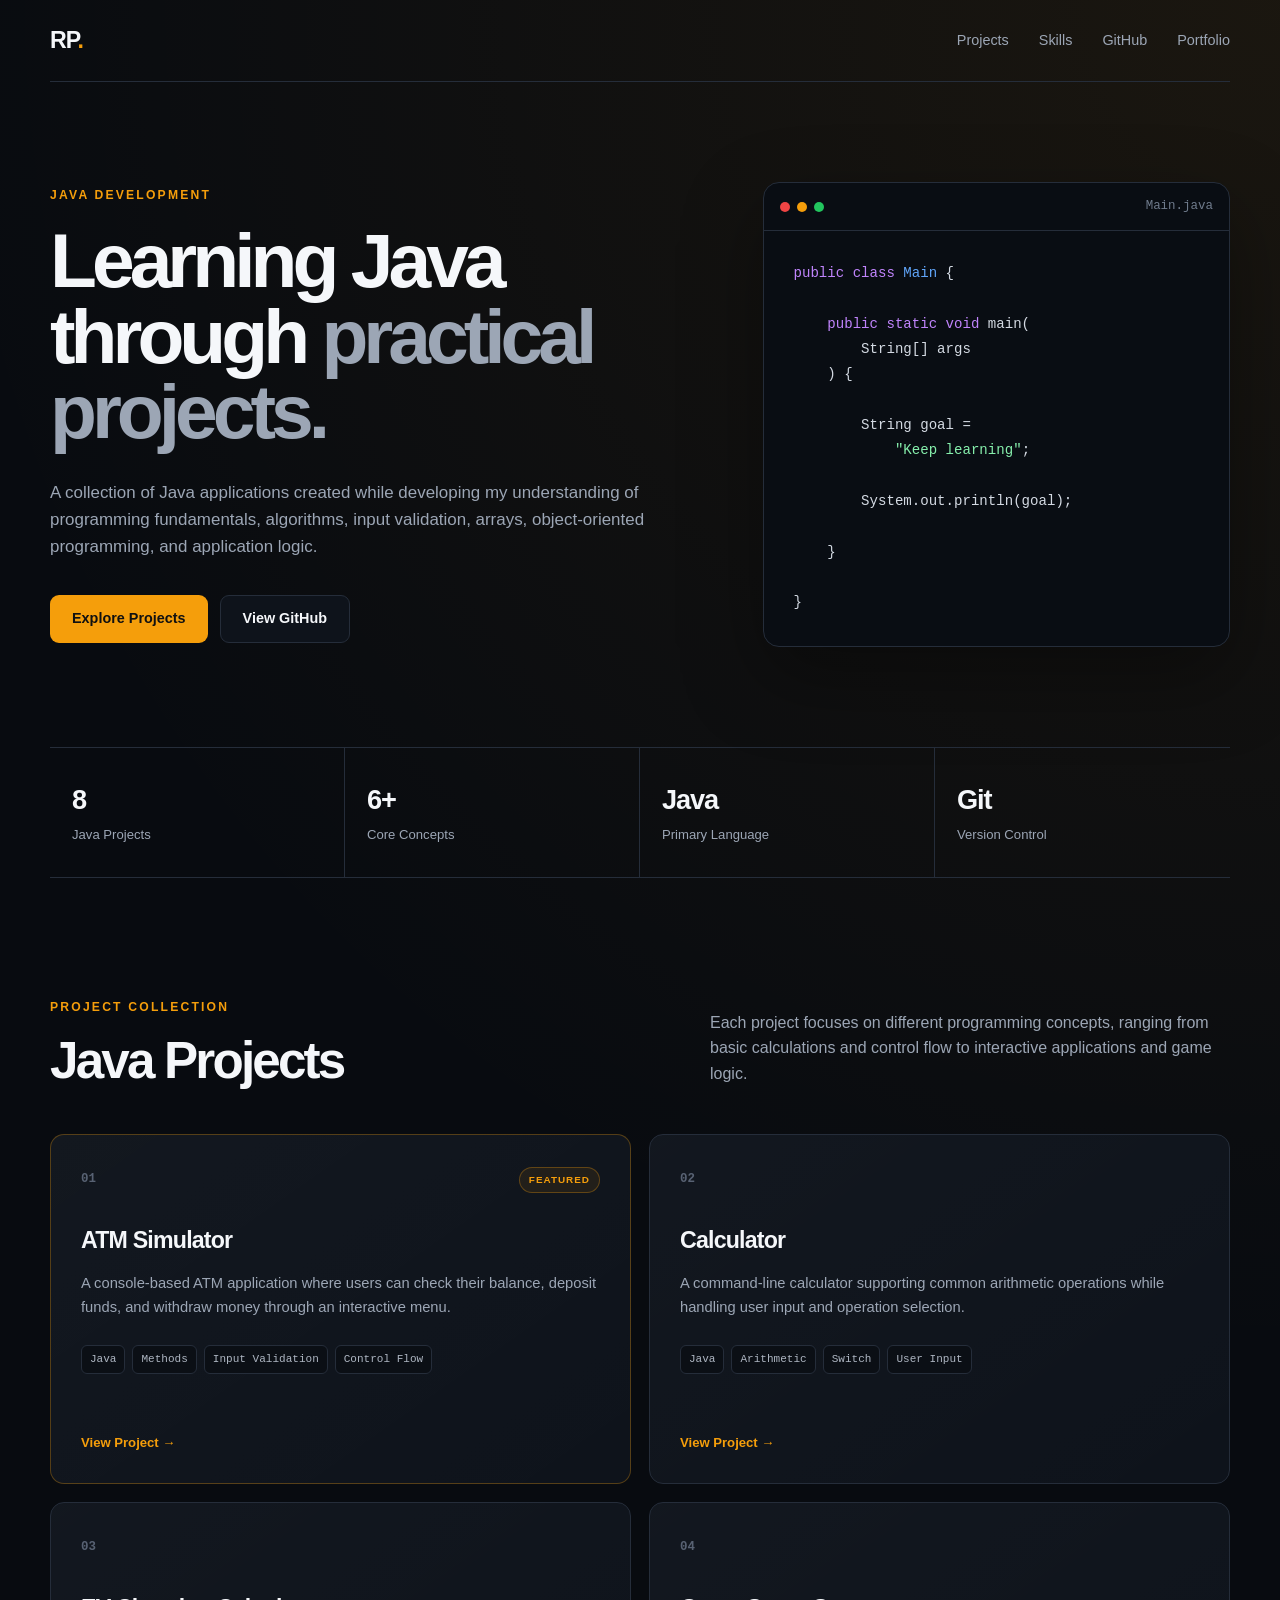
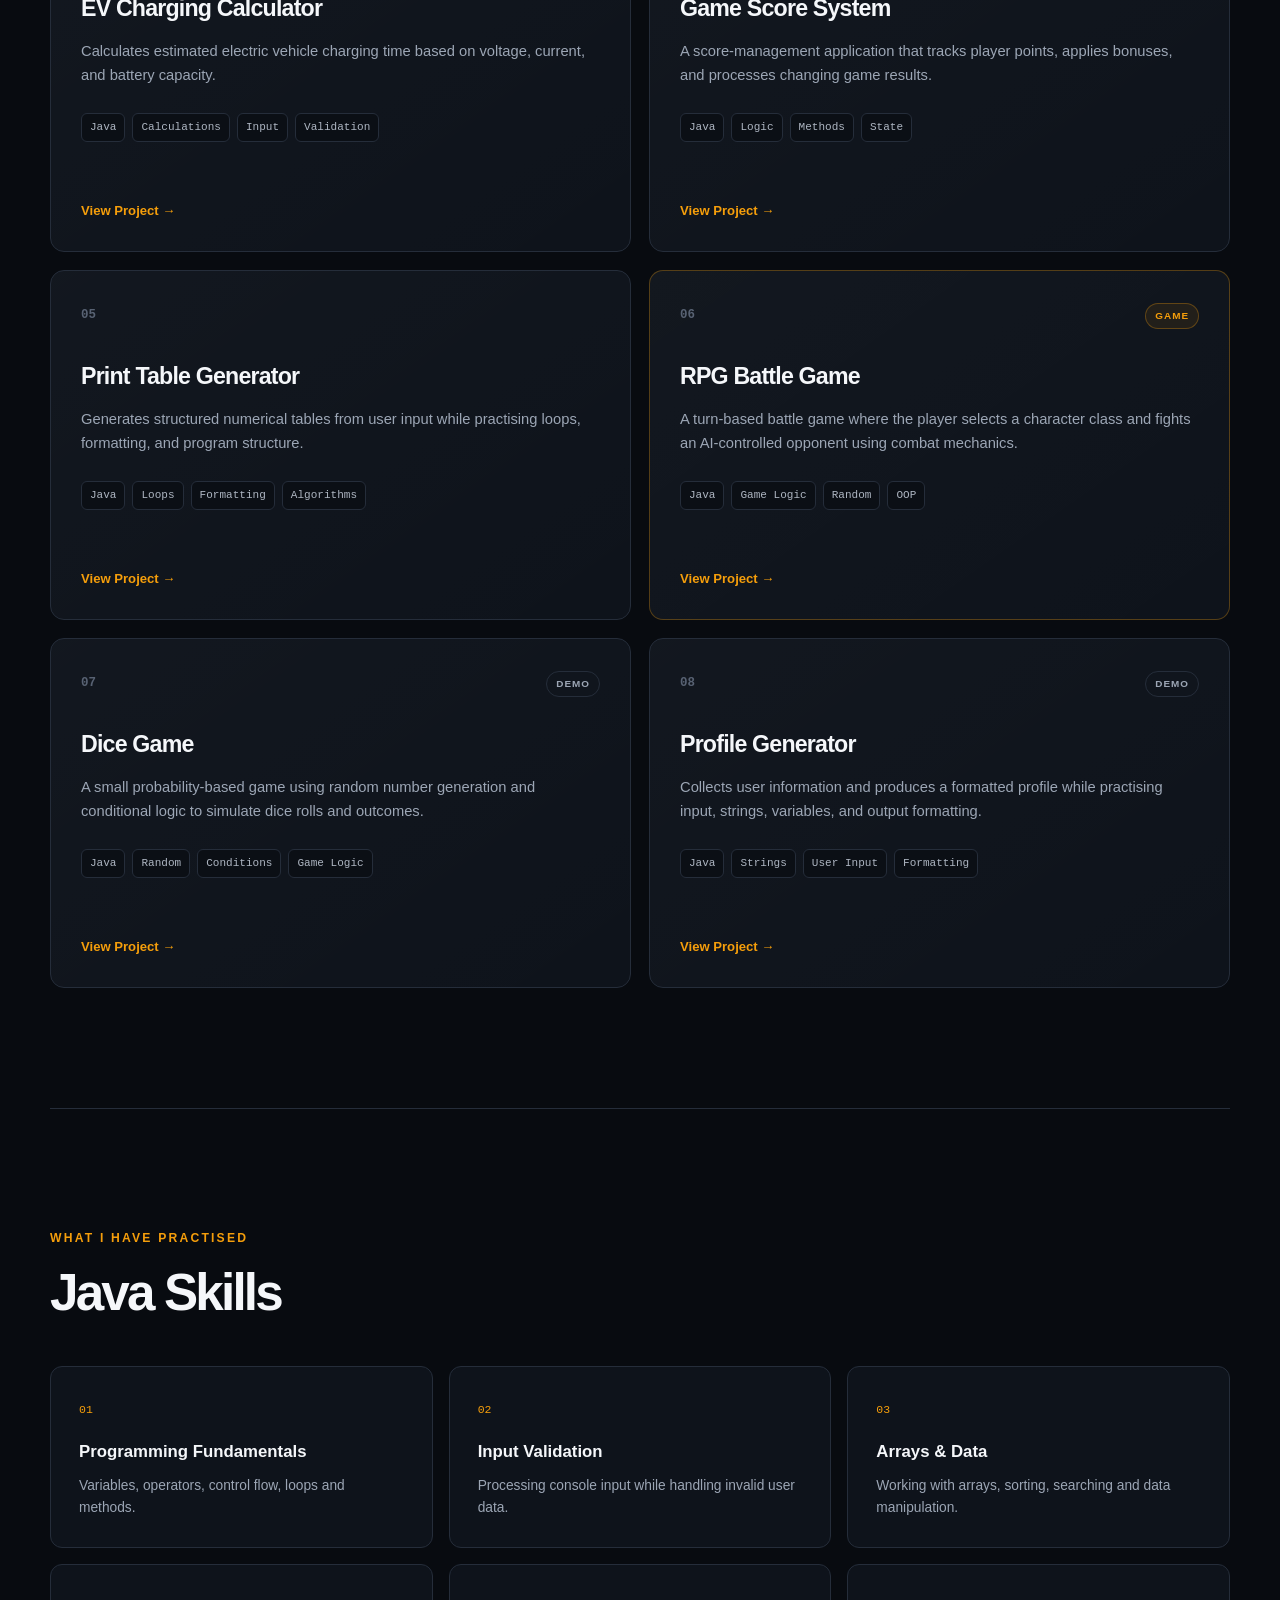
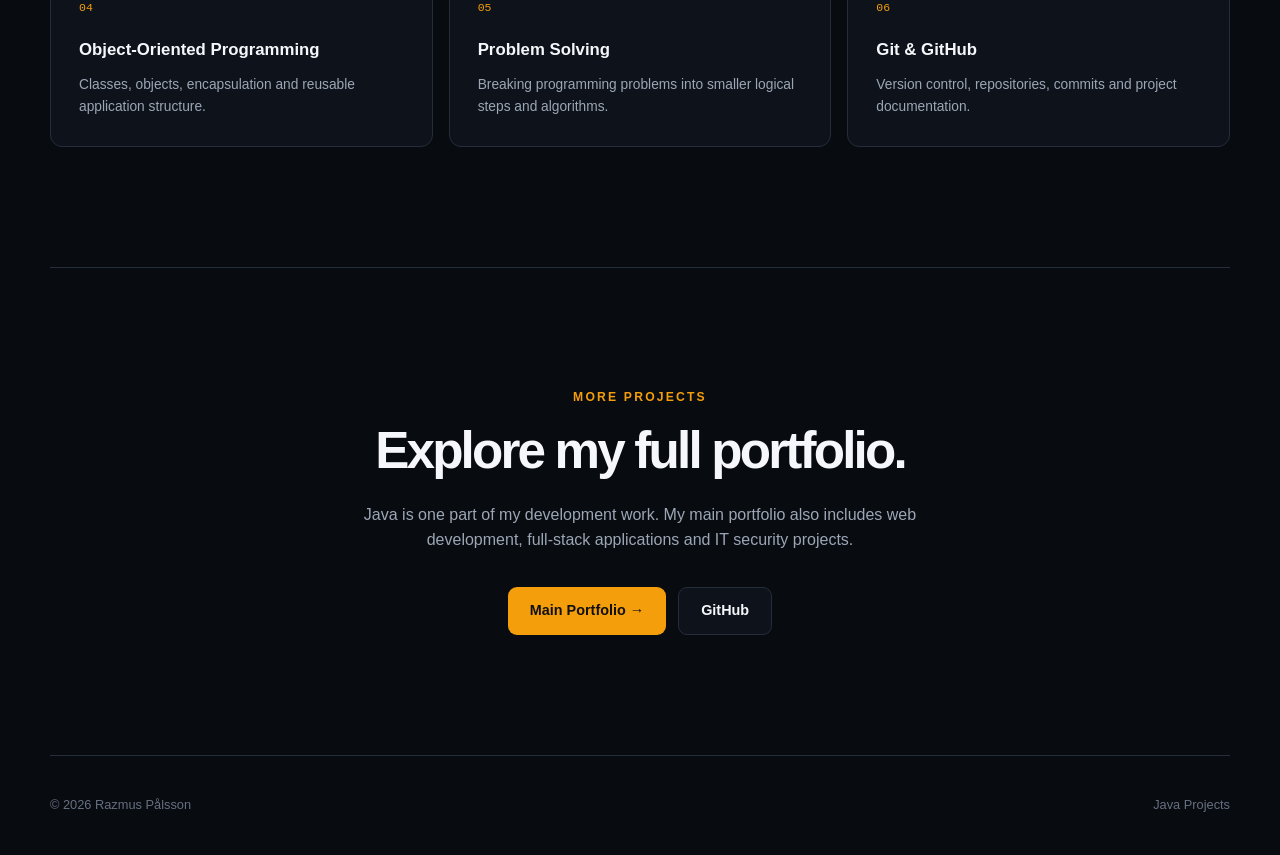
<file: index.html>
<!DOCTYPE html>
<html lang="en">

<head>
    <meta charset="UTF-8">

    <meta
        name="viewport"
        content="width=device-width, initial-scale=1.0"
    >

    <meta
        name="description"
        content="Java programming projects by Razmus Pålsson."
    >

    <title>Java Projects | Razmus Pålsson</title>

    <link
        rel="stylesheet"
        href="main.css"
    >
</head>

<body>

    <!-- ============================= -->
    <!-- HEADER -->
    <!-- ============================= -->

    <header class="site-header">

        <a
            href="#top"
            class="brand"
        >
            RP<span>.</span>
        </a>

        <nav class="navigation">

            <a href="#projects">
                Projects
            </a>

            <a href="#skills">
                Skills
            </a>

            <a
                href="https://github.com/RazuPa/JavaProjects"
                target="_blank"
                rel="noopener noreferrer"
            >
                GitHub
            </a>

            <a
                href="https://www.razmuspalsson.com"
            >
                Portfolio
            </a>

        </nav>

    </header>


    <main id="top">

        <!-- ============================= -->
        <!-- HERO -->
        <!-- ============================= -->

        <section class="hero">

            <div class="hero-content">

                <p class="eyebrow">
                    JAVA DEVELOPMENT
                </p>

                <h1>
                    Learning Java through
                    <span>practical projects.</span>
                </h1>

                <p class="hero-description">
                    A collection of Java applications created while developing
                    my understanding of programming fundamentals, algorithms,
                    input validation, arrays, object-oriented programming,
                    and application logic.
                </p>

                <div class="hero-actions">

                    <a
                        href="#projects"
                        class="button primary"
                    >
                        Explore Projects
                    </a>

                    <a
                        href="https://github.com/RazuPa/JavaProjects"
                        target="_blank"
                        rel="noopener noreferrer"
                        class="button secondary"
                    >
                        View GitHub
                    </a>

                </div>

            </div>


            <div class="hero-code">

                <div class="code-header">

                    <span></span>
                    <span></span>
                    <span></span>

                    <p>
                        Main.java
                    </p>

                </div>

                <pre><code><span class="code-keyword">public class</span> <span class="code-class">Main</span> {

    <span class="code-keyword">public static void</span> main(
        String[] args
    ) {

        String goal =
            <span class="code-string">"Keep learning"</span>;

        System.out.println(goal);

    }

}</code></pre>

            </div>

        </section>


        <!-- ============================= -->
        <!-- STATS -->
        <!-- ============================= -->

        <section class="stats">

            <div class="stat">
                <strong>8</strong>
                <span>Java Projects</span>
            </div>

            <div class="stat">
                <strong>6+</strong>
                <span>Core Concepts</span>
            </div>

            <div class="stat">
                <strong>Java</strong>
                <span>Primary Language</span>
            </div>

            <div class="stat">
                <strong>Git</strong>
                <span>Version Control</span>
            </div>

        </section>


        <!-- ============================= -->
        <!-- PROJECTS -->
        <!-- ============================= -->

        <section
            class="projects-section"
            id="projects"
        >

            <div class="section-heading">

                <div>

                    <p class="eyebrow">
                        PROJECT COLLECTION
                    </p>

                    <h2>
                        Java Projects
                    </h2>

                </div>

                <p>
                    Each project focuses on different programming concepts,
                    ranging from basic calculations and control flow to
                    interactive applications and game logic.
                </p>

            </div>


            <div class="project-grid">


                <!-- 01 ATM -->

                <article class="project-card featured">

                    <div class="project-top">

                        <span class="project-number">
                            01
                        </span>

                        <span class="project-status">
                            FEATURED
                        </span>

                    </div>

                    <h3>
                        ATM Simulator
                    </h3>

                    <p>
                        A console-based ATM application where users can
                        check their balance, deposit funds, and withdraw
                        money through an interactive menu.
                    </p>

                    <div class="tags">
                        <span>Java</span>
                        <span>Methods</span>
                        <span>Input Validation</span>
                        <span>Control Flow</span>
                    </div>

                    <div class="project-links">

                        <a href="projects/atm-simulator.html">
                            View Project →
                        </a>



                    </div>

                </article>


                <!-- 02 CALCULATOR -->

                <article class="project-card">

                    <div class="project-top">

                        <span class="project-number">
                            02
                        </span>

                    </div>

                    <h3>
                        Calculator
                    </h3>

                    <p>
                        A command-line calculator supporting common
                        arithmetic operations while handling user input
                        and operation selection.
                    </p>

                    <div class="tags">
                        <span>Java</span>
                        <span>Arithmetic</span>
                        <span>Switch</span>
                        <span>User Input</span>
                    </div>

                    <div class="project-links">

                        <a href="projects/calculator.html">
                            View Project →
                        </a>



                    </div>

                </article>


                <!-- 03 EV -->

                <article class="project-card">

                    <div class="project-top">

                        <span class="project-number">
                            03
                        </span>

                    </div>

                    <h3>
                        EV Charging Calculator
                    </h3>

                    <p>
                        Calculates estimated electric vehicle charging
                        time based on voltage, current, and battery
                        capacity.
                    </p>

                    <div class="tags">
                        <span>Java</span>
                        <span>Calculations</span>
                        <span>Input</span>
                        <span>Validation</span>
                    </div>

                    <div class="project-links">

                        <a href="projects/electric-car-charging-time-calculator.html">
                            View Project →
                        </a>



                    </div>

                </article>


                <!-- 04 SCORE -->

                <article class="project-card">

                    <div class="project-top">

                        <span class="project-number">
                            04
                        </span>

                    </div>

                    <h3>
                        Game Score System
                    </h3>

                    <p>
                        A score-management application that tracks player
                        points, applies bonuses, and processes changing
                        game results.
                    </p>

                    <div class="tags">
                        <span>Java</span>
                        <span>Logic</span>
                        <span>Methods</span>
                        <span>State</span>
                    </div>

                    <div class="project-links">

                        <a href="projects/game-score-system.html">
                            View Project →
                        </a>



                    </div>

                </article>


                <!-- 05 TABLE -->

                <article class="project-card">

                    <div class="project-top">

                        <span class="project-number">
                            05
                        </span>

                    </div>

                    <h3>
                        Print Table Generator
                    </h3>

                    <p>
                        Generates structured numerical tables from
                        user input while practising loops, formatting,
                        and program structure.
                    </p>

                    <div class="tags">
                        <span>Java</span>
                        <span>Loops</span>
                        <span>Formatting</span>
                        <span>Algorithms</span>
                    </div>

                    <div class="project-links">

                        <a href="projects/print-table-generator.html">
                            View Project →
                        </a>



                    </div>

                </article>


                <!-- 06 RPG -->

                <article class="project-card featured">

                    <div class="project-top">

                        <span class="project-number">
                            06
                        </span>

                        <span class="project-status">
                            GAME
                        </span>

                    </div>

                    <h3>
                        RPG Battle Game
                    </h3>

                    <p>
                        A turn-based battle game where the player selects
                        a character class and fights an AI-controlled
                        opponent using combat mechanics.
                    </p>

                    <div class="tags">
                        <span>Java</span>
                        <span>Game Logic</span>
                        <span>Random</span>
                        <span>OOP</span>
                    </div>

                    <div class="project-links">

                        <a href="projects/rpg-battle-game.html">
                            View Project →
                        </a>



                    </div>

                </article>


                <!-- 07 DICE -->

                <article class="project-card">

                    <div class="project-top">

                        <span class="project-number">
                            07
                        </span>

                        <span class="project-status muted">
                            DEMO
                        </span>

                    </div>

                    <h3>
                        Dice Game
                    </h3>

                    <p>
                        A small probability-based game using random
                        number generation and conditional logic to
                        simulate dice rolls and outcomes.
                    </p>

                    <div class="tags">
                        <span>Java</span>
                        <span>Random</span>
                        <span>Conditions</span>
                        <span>Game Logic</span>
                    </div>

                    <div class="project-links">

                        <a
                            href="projects/dice-game.html"
                        >
                            View Project →
                        </a>

                    </div>

                </article>


                <!-- 08 PROFILE -->

                <article class="project-card">

                    <div class="project-top">

                        <span class="project-number">
                            08
                        </span>

                        <span class="project-status muted">
                            DEMO
                        </span>

                    </div>

                    <h3>
                        Profile Generator
                    </h3>

                    <p>
                        Collects user information and produces a
                        formatted profile while practising input,
                        strings, variables, and output formatting.
                    </p>

                    <div class="tags">
                        <span>Java</span>
                        <span>Strings</span>
                        <span>User Input</span>
                        <span>Formatting</span>
                    </div>

                    <div class="project-links">

                        <a
                            href="projects/profile-generator.html"
                        >
                            View Project →
                        </a>

                    </div>

                </article>


            </div>

        </section>


        <!-- ============================= -->
        <!-- SKILLS -->
        <!-- ============================= -->

        <section
            class="skills-section"
            id="skills"
        >

            <div class="section-heading">

                <div>

                    <p class="eyebrow">
                        WHAT I HAVE PRACTISED
                    </p>

                    <h2>
                        Java Skills
                    </h2>

                </div>

            </div>


            <div class="skills-grid">

                <div class="skill-card">
                    <span>01</span>
                    <h3>Programming Fundamentals</h3>
                    <p>
                        Variables, operators, control flow,
                        loops and methods.
                    </p>
                </div>

                <div class="skill-card">
                    <span>02</span>
                    <h3>Input Validation</h3>
                    <p>
                        Processing console input while
                        handling invalid user data.
                    </p>
                </div>

                <div class="skill-card">
                    <span>03</span>
                    <h3>Arrays & Data</h3>
                    <p>
                        Working with arrays, sorting,
                        searching and data manipulation.
                    </p>
                </div>

                <div class="skill-card">
                    <span>04</span>
                    <h3>Object-Oriented Programming</h3>
                    <p>
                        Classes, objects, encapsulation
                        and reusable application structure.
                    </p>
                </div>

                <div class="skill-card">
                    <span>05</span>
                    <h3>Problem Solving</h3>
                    <p>
                        Breaking programming problems into
                        smaller logical steps and algorithms.
                    </p>
                </div>

                <div class="skill-card">
                    <span>06</span>
                    <h3>Git & GitHub</h3>
                    <p>
                        Version control, repositories,
                        commits and project documentation.
                    </p>
                </div>

            </div>

        </section>


        <!-- ============================= -->
        <!-- CTA -->
        <!-- ============================= -->

        <section class="cta">

            <p class="eyebrow">
                MORE PROJECTS
            </p>

            <h2>
                Explore my full portfolio.
            </h2>

            <p>
                Java is one part of my development work.
                My main portfolio also includes web development,
                full-stack applications and IT security projects.
            </p>

            <div class="hero-actions">

                <a
                    href="https://www.razmuspalsson.com"
                    class="button primary"
                >
                    Main Portfolio →
                </a>

                <a
                    href="https://github.com/RazuPa"
                    target="_blank"
                    rel="noopener noreferrer"
                    class="button secondary"
                >
                    GitHub
                </a>

            </div>

        </section>

    </main>


    <!-- ============================= -->
    <!-- FOOTER -->
    <!-- ============================= -->

    <footer>

        <p>
            © 2026 Razmus Pålsson
        </p>

        <p>
            Java Projects
        </p>

    </footer>

</body>

</html>
</file>
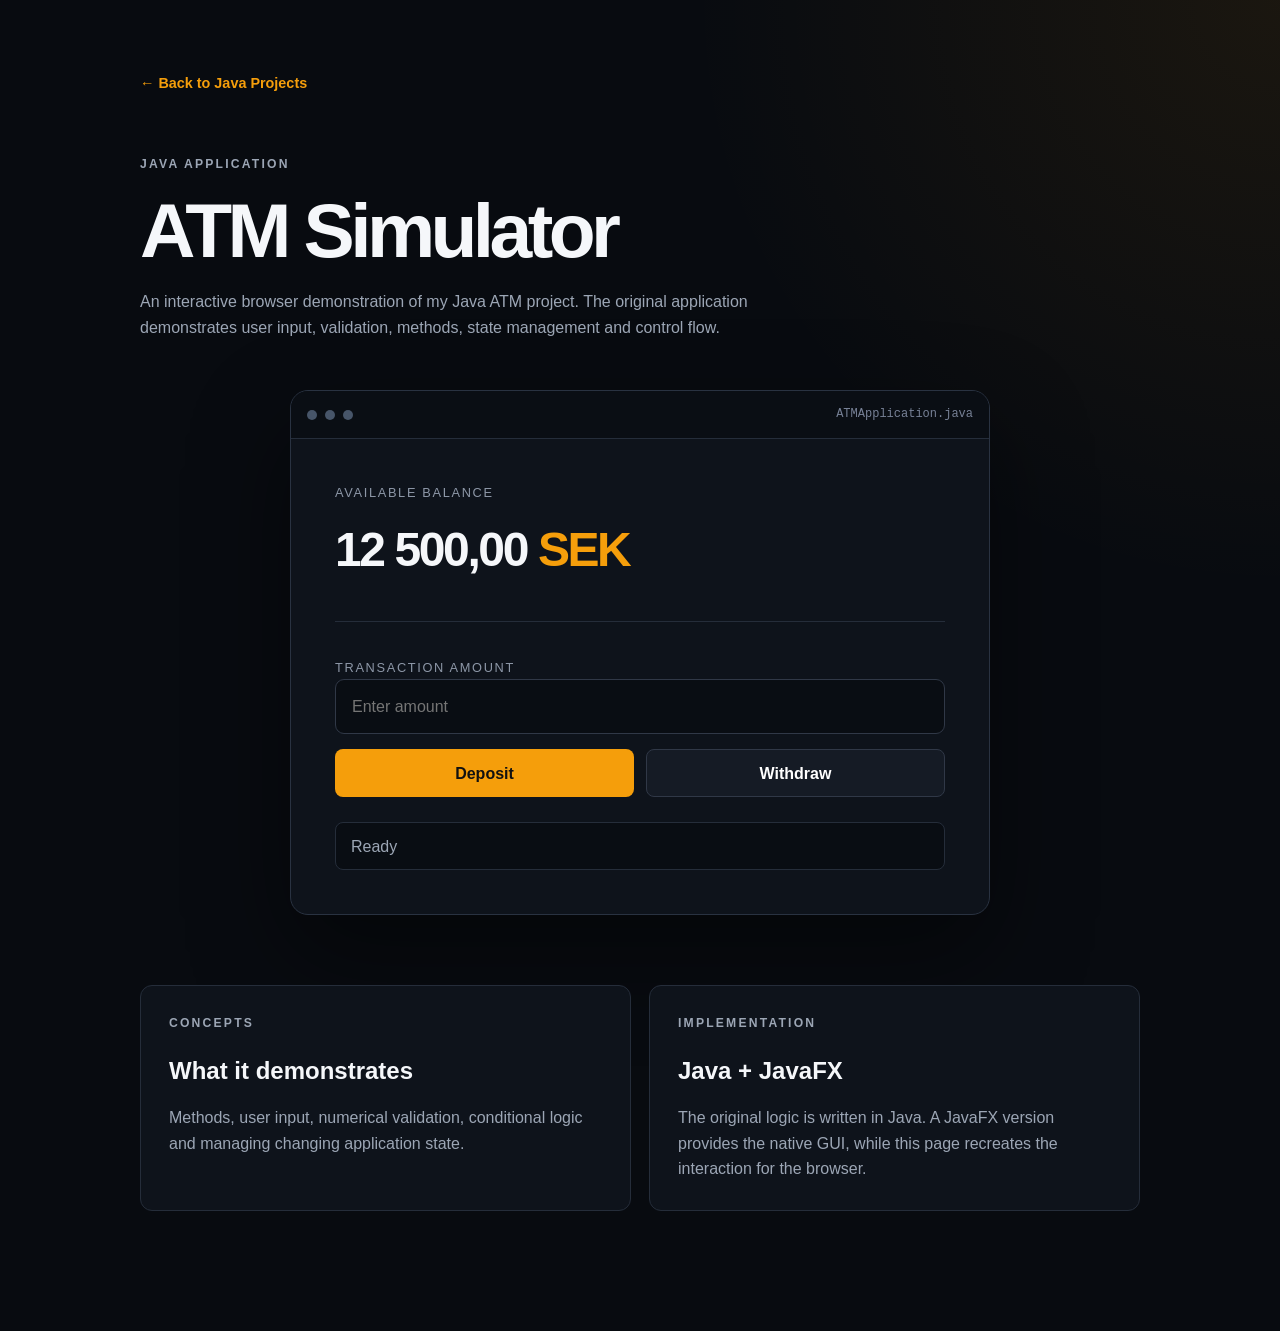
<file: projects/atm-simulator.html>
<!DOCTYPE html>
<html lang="en">

<head>
    <meta charset="UTF-8">

    <meta
        name="viewport"
        content="width=device-width, initial-scale=1.0"
    >

    <title>ATM Simulator | Java Projects</title>

    <link
        rel="stylesheet"
        href="../main.css"
    >

    <style>

        .demo-page {
            width: min(
                calc(100% - 40px),
                1000px
            );

            margin: 0 auto;
            padding: 70px 0 120px;
        }

        .back-link {
            display: inline-block;

            color: #f59e0b;

            margin-bottom: 40px;

            font-size: 0.9rem;
            font-weight: 700;
        }

        .project-intro {
            margin-bottom: 40px;
        }

        .project-intro h1 {
            font-size: clamp(
                2.5rem,
                6vw,
                4.8rem
            );

            letter-spacing: -0.06em;

            line-height: 1;
        }

        .project-intro p {
            max-width: 650px;

            margin-top: 20px;

            color: #9ca6b5;
        }


        /* ATM WINDOW */

        .atm-window {
            overflow: hidden;

            max-width: 700px;

            margin: 50px auto;

            border: 1px solid #293241;
            border-radius: 18px;

            background: #0e131b;

            box-shadow:
                0 40px 100px
                rgba(0, 0, 0, 0.45);
        }

        .window-bar {
            height: 48px;

            display: flex;
            align-items: center;

            gap: 8px;

            padding: 0 16px;

            border-bottom:
                1px solid
                #252d3a;

            background: #0a0e14;
        }

        .window-dot {
            width: 10px;
            height: 10px;

            border-radius: 50%;

            background: #475569;
        }

        .window-title {
            margin-left: auto;

            color: #778196;

            font-family: monospace;
            font-size: 0.75rem;
        }


        /* ATM */

        .atm {
            padding: 44px;
        }

        .atm-label {
            color: #8d97a7;

            font-size: 0.8rem;
            text-transform: uppercase;

            letter-spacing: 0.13em;
        }

        .balance {
            margin-top: 8px;

            font-size: 3rem;
            font-weight: 800;

            letter-spacing: -0.05em;
        }

        .currency {
            color: #f59e0b;
        }

        .atm-divider {
            height: 1px;

            margin: 32px 0;

            background: #252d3a;
        }

        .amount-input {
            width: 100%;

            height: 55px;

            padding: 0 16px;

            border: 1px solid #303847;
            border-radius: 9px;

            outline: none;

            background: #090d13;

            color: white;

            font-size: 1rem;
        }

        .amount-input:focus {
            border-color: #f59e0b;
        }

        .atm-actions {
            display: grid;

            grid-template-columns:
                repeat(2, 1fr);

            gap: 12px;

            margin-top: 15px;
        }

        .atm-button {
            min-height: 48px;

            border: 1px solid #303847;
            border-radius: 8px;

            background: #151b25;

            color: white;

            cursor: pointer;

            font-weight: 700;

            transition: 0.2s ease;
        }

        .atm-button:hover {
            transform:
                translateY(-2px);

            border-color: #f59e0b;
        }

        .atm-button.primary {
            border: none;

            background: #f59e0b;

            color: #111;
        }

        .atm-status {
            min-height: 48px;

            display: flex;
            align-items: center;

            margin-top: 25px;

            padding: 0 15px;

            border: 1px solid #252d3a;
            border-radius: 8px;

            background: #090d13;

            color: #9ca6b5;
        }

        .atm-status.success {
            color: #86efac;
        }

        .atm-status.error {
            color: #fca5a5;
        }


        /* INFO */

        .project-details {
            display: grid;

            grid-template-columns:
                repeat(2, 1fr);

            gap: 18px;

            margin-top: 70px;
        }

        .info-card {
            padding: 28px;

            border: 1px solid #252d3a;
            border-radius: 12px;

            background: #0e131b;
        }

        .info-card h2 {
            margin-bottom: 15px;
        }

        .info-card p {
            color: #9ca6b5;
        }

        @media (
            max-width: 650px
        ) {

            .atm {
                padding: 28px 20px;
            }

            .balance {
                font-size: 2.3rem;
            }

            .project-details {
                grid-template-columns:
                    1fr;
            }

        }

    </style>

</head>


<body>


    <main class="demo-page">

        <a
            href="../index.html#projects"
            class="back-link"
        >
            ← Back to Java Projects
        </a>


        <section class="project-intro">

            <p class="eyebrow">
                JAVA APPLICATION
            </p>

            <h1>
                ATM Simulator
            </h1>

            <p>
                An interactive browser demonstration of my
                Java ATM project. The original application
                demonstrates user input, validation, methods,
                state management and control flow.
            </p>

        </section>


        <!-- ATM GUI -->

        <section class="atm-window">

            <div class="window-bar">

                <span class="window-dot"></span>
                <span class="window-dot"></span>
                <span class="window-dot"></span>

                <span class="window-title">
                    ATMApplication.java
                </span>

            </div>


            <div class="atm">

                <div class="atm-label">
                    Available Balance
                </div>

                <div class="balance">

                    <span id="balance">
                        12,500.00
                    </span>

                    <span class="currency">
                        SEK
                    </span>

                </div>


                <div class="atm-divider"></div>


                <label
                    class="atm-label"
                    for="amount"
                >
                    Transaction amount
                </label>

                <input
                    id="amount"
                    class="amount-input"
                    type="number"
                    min="1"
                    step="0.01"
                    placeholder="Enter amount"
                >


                <div class="atm-actions">

                    <button
                        class="atm-button primary"
                        id="depositButton"
                    >
                        Deposit
                    </button>

                    <button
                        class="atm-button"
                        id="withdrawButton"
                    >
                        Withdraw
                    </button>

                </div>


                <div
                    id="status"
                    class="atm-status"
                >
                    Ready
                </div>

            </div>

        </section>


        <!-- PROJECT INFO -->

        <section class="project-details">

            <article class="info-card">

                <p class="eyebrow">
                    CONCEPTS
                </p>

                <h2>
                    What it demonstrates
                </h2>

                <p>
                    Methods, user input, numerical validation,
                    conditional logic and managing changing
                    application state.
                </p>

            </article>


            <article class="info-card">

                <p class="eyebrow">
                    IMPLEMENTATION
                </p>

                <h2>
                    Java + JavaFX
                </h2>

                <p>
                    The original logic is written in Java.
                    A JavaFX version provides the native GUI,
                    while this page recreates the interaction
                    for the browser.
                </p>

            </article>

        </section>

    </main>


    <script>

        let balance = 12500;


        const balanceElement =
            document.getElementById(
                "balance"
            );

        const amountInput =
            document.getElementById(
                "amount"
            );

        const statusElement =
            document.getElementById(
                "status"
            );


        function formatBalance() {

            return balance.toLocaleString(
                "en-SE",
                {
                    minimumFractionDigits: 2,
                    maximumFractionDigits: 2
                }
            );

        }


        function updateBalance() {

            balanceElement.textContent =
                formatBalance();

        }


        function getAmount() {

            const amount =
                Number(
                    amountInput.value
                );


            if (
                !Number.isFinite(amount) ||
                amount <= 0
            ) {

                setStatus(
                    "Enter a valid amount above 0.",
                    "error"
                );

                return null;

            }


            return amount;

        }


        function setStatus(
            message,
            type
        ) {

            statusElement.textContent =
                message;

            statusElement.className =
                "atm-status";

            if (type) {

                statusElement.classList.add(
                    type
                );

            }

        }


        document
            .getElementById(
                "depositButton"
            )
            .addEventListener(
                "click",
                () => {

                    const amount =
                        getAmount();


                    if (amount === null) {

                        return;

                    }


                    balance += amount;

                    updateBalance();

                    amountInput.value = "";

                    setStatus(
                        `Deposited ${amount.toFixed(2)} SEK`,
                        "success"
                    );

                }
            );


        document
            .getElementById(
                "withdrawButton"
            )
            .addEventListener(
                "click",
                () => {

                    const amount =
                        getAmount();


                    if (amount === null) {

                        return;

                    }


                    if (
                        amount > balance
                    ) {

                        setStatus(
                            "Insufficient funds.",
                            "error"
                        );

                        return;

                    }


                    balance -= amount;

                    updateBalance();

                    amountInput.value = "";

                    setStatus(
                        `Withdrew ${amount.toFixed(2)} SEK`,
                        "success"
                    );

                }
            );


        updateBalance();

    </script>


</body>

</html>
</file>
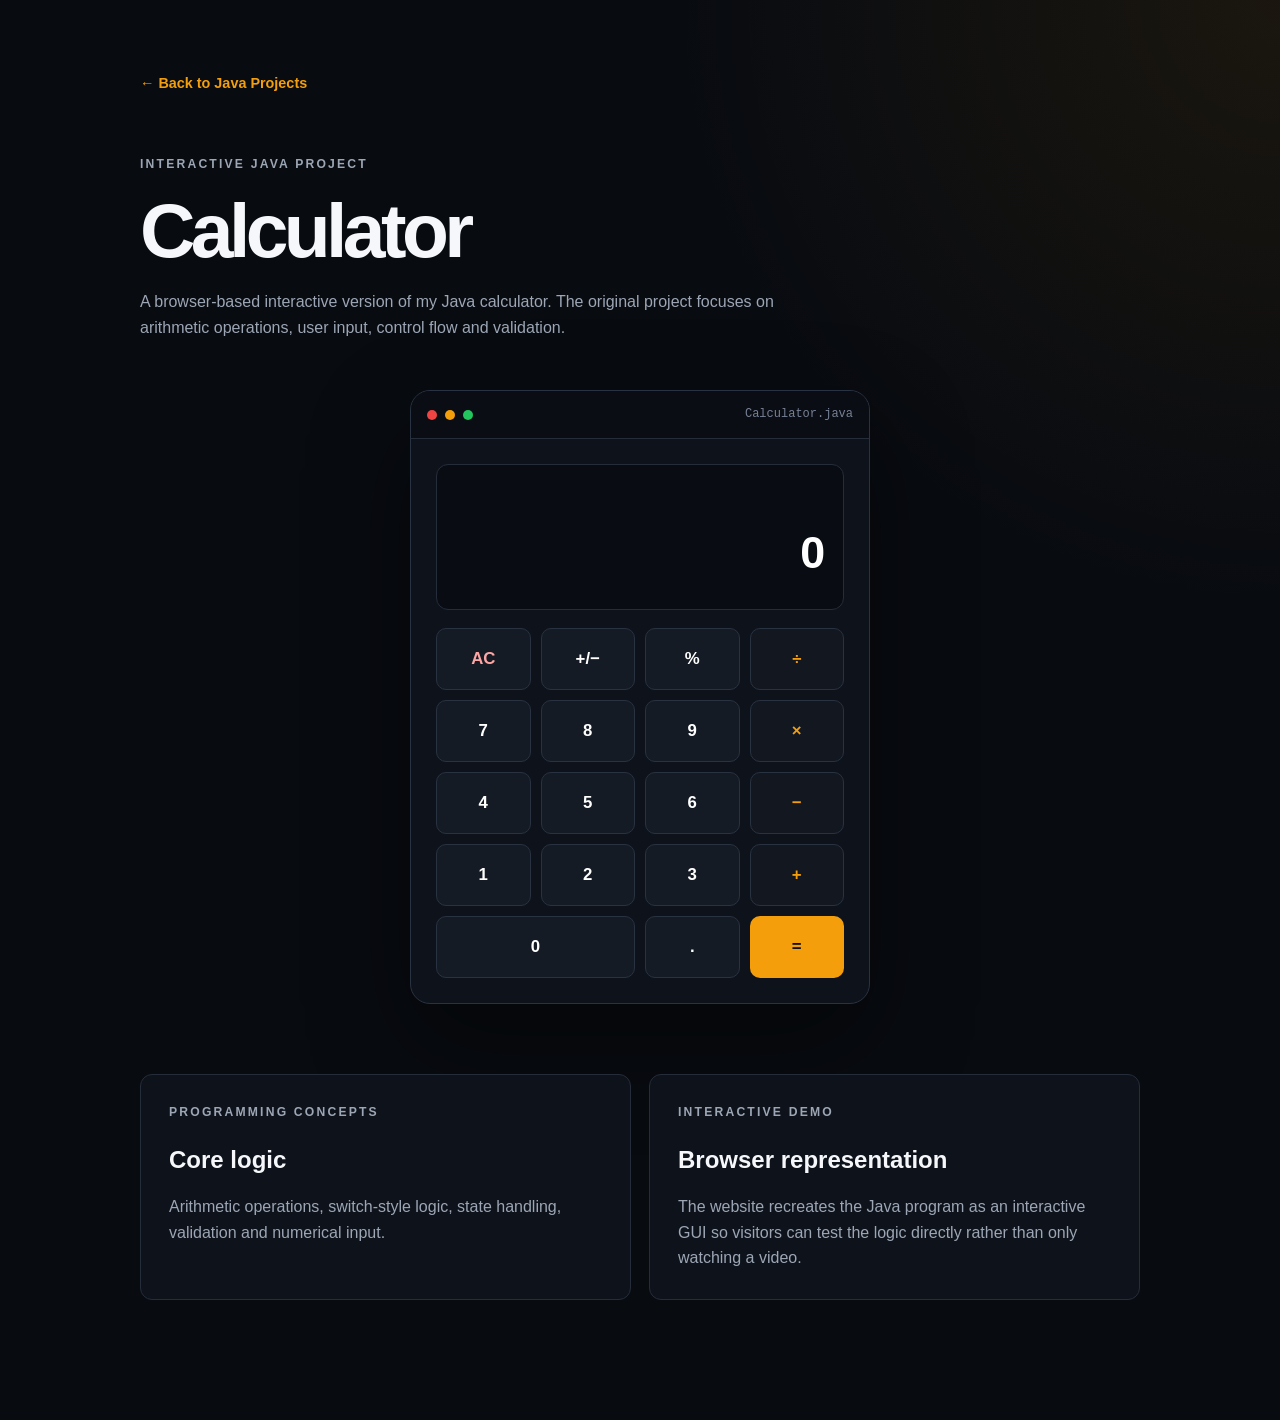
<file: projects/calculator.html>
<!DOCTYPE html>
<html lang="en">

<head>
    <meta charset="UTF-8">

    <meta
        name="viewport"
        content="width=device-width, initial-scale=1.0"
    >

    <title>Calculator | Java Projects</title>

    <link
        rel="stylesheet"
        href="../main.css"
    >

    <style>

        .demo-page {
            width: min(calc(100% - 40px), 1000px);
            margin: 0 auto;
            padding: 70px 0 120px;
        }

        .back-link {
            display: inline-block;
            margin-bottom: 40px;
            color: #f59e0b;
            font-size: 0.9rem;
            font-weight: 700;
        }

        .project-intro {
            margin-bottom: 45px;
        }

        .project-intro h1 {
            font-size: clamp(2.5rem, 6vw, 4.8rem);
            line-height: 1;
            letter-spacing: -0.06em;
        }

        .project-intro p {
            max-width: 650px;
            margin-top: 20px;
            color: #9ca6b5;
        }

        .calculator-window {
            overflow: hidden;
            max-width: 460px;
            margin: 50px auto;
            border: 1px solid #293241;
            border-radius: 20px;
            background: #0e131b;
            box-shadow: 0 40px 100px rgba(0, 0, 0, 0.45);
        }

        .window-bar {
            height: 48px;
            display: flex;
            align-items: center;
            gap: 8px;
            padding: 0 16px;
            border-bottom: 1px solid #252d3a;
            background: #0a0e14;
        }

        .window-dot {
            width: 10px;
            height: 10px;
            border-radius: 50%;
            background: #475569;
        }

        .window-dot:nth-child(1) {
            background: #ef4444;
        }

        .window-dot:nth-child(2) {
            background: #f59e0b;
        }

        .window-dot:nth-child(3) {
            background: #22c55e;
        }

        .window-title {
            margin-left: auto;
            color: #778196;
            font-family: monospace;
            font-size: 0.75rem;
        }

        .calculator {
            padding: 25px;
        }

        .display {
            min-height: 120px;
            display: flex;
            flex-direction: column;
            justify-content: flex-end;
            align-items: flex-end;
            padding: 20px;
            border: 1px solid #252d3a;
            border-radius: 12px;
            background: #090d13;
            overflow: hidden;
        }

        .expression {
            min-height: 24px;
            color: #737f90;
            font-size: 0.9rem;
            word-break: break-all;
        }

        .result {
            margin-top: 8px;
            color: white;
            font-size: 2.8rem;
            font-weight: 800;
            letter-spacing: -0.05em;
            word-break: break-all;
        }

        .calculator-grid {
            display: grid;
            grid-template-columns: repeat(4, 1fr);
            gap: 10px;
            margin-top: 18px;
        }

        .calc-button {
            min-height: 62px;
            border: 1px solid #293241;
            border-radius: 10px;
            background: #151b25;
            color: white;
            cursor: pointer;
            font-size: 1.05rem;
            font-weight: 700;
            transition:
                transform 0.15s ease,
                border-color 0.15s ease,
                background 0.15s ease;
        }

        .calc-button:hover {
            transform: translateY(-2px);
            border-color: #f59e0b;
        }

        .calc-button.operator {
            color: #f59e0b;
            background: #131720;
        }

        .calc-button.equal {
            border: none;
            background: #f59e0b;
            color: #111;
        }

        .calc-button.clear {
            color: #fca5a5;
        }

        .calc-button.span-two {
            grid-column: span 2;
        }

        .project-details {
            display: grid;
            grid-template-columns: repeat(2, 1fr);
            gap: 18px;
            margin-top: 70px;
        }

        .info-card {
            padding: 28px;
            border: 1px solid #252d3a;
            border-radius: 12px;
            background: #0e131b;
        }

        .info-card h2 {
            margin-bottom: 15px;
        }

        .info-card p {
            color: #9ca6b5;
        }

        @media (max-width: 650px) {

            .calculator {
                padding: 18px;
            }

            .result {
                font-size: 2.2rem;
            }

            .project-details {
                grid-template-columns: 1fr;
            }

        }

    </style>

</head>

<body>

    <main class="demo-page">

        <a
            href="../index.html#projects"
            class="back-link"
        >
            ← Back to Java Projects
        </a>

        <section class="project-intro">

            <p class="eyebrow">
                INTERACTIVE JAVA PROJECT
            </p>

            <h1>
                Calculator
            </h1>

            <p>
                A browser-based interactive version of my Java calculator.
                The original project focuses on arithmetic operations,
                user input, control flow and validation.
            </p>

        </section>

        <section class="calculator-window">

            <div class="window-bar">

                <span class="window-dot"></span>
                <span class="window-dot"></span>
                <span class="window-dot"></span>

                <span class="window-title">
                    Calculator.java
                </span>

            </div>

            <div class="calculator">

                <div class="display">

                    <div
                        id="expression"
                        class="expression"
                    ></div>

                    <div
                        id="result"
                        class="result"
                    >
                        0
                    </div>

                </div>

                <div class="calculator-grid">

                    <button
                        class="calc-button clear"
                        data-action="clear"
                    >
                        AC
                    </button>

                    <button
                        class="calc-button"
                        data-action="sign"
                    >
                        +/−
                    </button>

                    <button
                        class="calc-button"
                        data-action="percent"
                    >
                        %
                    </button>

                    <button
                        class="calc-button operator"
                        data-operator="/"
                    >
                        ÷
                    </button>

                    <button class="calc-button" data-number="7">
                        7
                    </button>

                    <button class="calc-button" data-number="8">
                        8
                    </button>

                    <button class="calc-button" data-number="9">
                        9
                    </button>

                    <button
                        class="calc-button operator"
                        data-operator="*"
                    >
                        ×
                    </button>

                    <button class="calc-button" data-number="4">
                        4
                    </button>

                    <button class="calc-button" data-number="5">
                        5
                    </button>

                    <button class="calc-button" data-number="6">
                        6
                    </button>

                    <button
                        class="calc-button operator"
                        data-operator="-"
                    >
                        −
                    </button>

                    <button class="calc-button" data-number="1">
                        1
                    </button>

                    <button class="calc-button" data-number="2">
                        2
                    </button>

                    <button class="calc-button" data-number="3">
                        3
                    </button>

                    <button
                        class="calc-button operator"
                        data-operator="+"
                    >
                        +
                    </button>

                    <button
                        class="calc-button span-two"
                        data-number="0"
                    >
                        0
                    </button>

                    <button
                        class="calc-button"
                        data-action="decimal"
                    >
                        .
                    </button>

                    <button
                        class="calc-button equal"
                        data-action="equals"
                    >
                        =
                    </button>

                </div>

            </div>

        </section>

        <section class="project-details">

            <article class="info-card">

                <p class="eyebrow">
                    PROGRAMMING CONCEPTS
                </p>

                <h2>
                    Core logic
                </h2>

                <p>
                    Arithmetic operations, switch-style logic,
                    state handling, validation and numerical input.
                </p>

            </article>

            <article class="info-card">

                <p class="eyebrow">
                    INTERACTIVE DEMO
                </p>

                <h2>
                    Browser representation
                </h2>

                <p>
                    The website recreates the Java program as an
                    interactive GUI so visitors can test the logic
                    directly rather than only watching a video.
                </p>

            </article>

        </section>

    </main>


    <script>

        let currentValue = "0";
        let previousValue = null;
        let operator = null;
        let waitingForOperand = false;

        const resultElement =
            document.getElementById("result");

        const expressionElement =
            document.getElementById("expression");


        function updateDisplay() {

            resultElement.textContent =
                formatDisplayValue(
                    currentValue
                );

            if (
                previousValue !== null &&
                operator !== null
            ) {

                expressionElement.textContent =
                    `${formatDisplayValue(previousValue)} ${operatorSymbol(operator)}`;

            } else {

                expressionElement.textContent = "";

            }

        }


        function formatDisplayValue(value) {

            const number =
                Number(value);

            if (!Number.isFinite(number)) {
                return value;
            }

            return number.toLocaleString(
                "en-US",
                {
                    maximumFractionDigits: 8
                }
            );

        }


        function operatorSymbol(value) {

            switch (value) {

                case "+":
                    return "+";

                case "-":
                    return "−";

                case "*":
                    return "×";

                case "/":
                    return "÷";

                default:
                    return value;
            }

        }


        function inputNumber(number) {

            if (waitingForOperand) {

                currentValue = number;
                waitingForOperand = false;

                updateDisplay();

                return;
            }

            if (currentValue === "0") {

                currentValue = number;

            } else {

                currentValue += number;

            }

            updateDisplay();

        }


        function inputDecimal() {

            if (waitingForOperand) {

                currentValue = "0.";
                waitingForOperand = false;

                updateDisplay();

                return;
            }

            if (!currentValue.includes(".")) {

                currentValue += ".";

            }

            updateDisplay();

        }


        function calculate(
            first,
            second,
            selectedOperator
        ) {

            switch (selectedOperator) {

                case "+":
                    return first + second;

                case "-":
                    return first - second;

                case "*":
                    return first * second;

                case "/":

                    if (second === 0) {
                        return null;
                    }

                    return first / second;

                default:
                    return second;
            }

        }


        function selectOperator(
            nextOperator
        ) {

            const inputValue =
                Number(currentValue);

            if (
                operator &&
                waitingForOperand
            ) {

                operator =
                    nextOperator;

                updateDisplay();

                return;
            }

            if (previousValue === null) {

                previousValue =
                    currentValue;

            } else if (operator) {

                const result =
                    calculate(
                        Number(previousValue),
                        inputValue,
                        operator
                    );

                if (result === null) {

                    currentValue =
                        "Cannot divide by zero";

                    previousValue = null;
                    operator = null;
                    waitingForOperand = true;

                    updateDisplay();

                    return;
                }

                currentValue =
                    String(result);

                previousValue =
                    String(result);

            }

            operator =
                nextOperator;

            waitingForOperand =
                true;

            updateDisplay();

        }


        function performEquals() {

            if (
                operator === null ||
                previousValue === null
            ) {

                return;
            }

            const result =
                calculate(
                    Number(previousValue),
                    Number(currentValue),
                    operator
                );

            if (result === null) {

                currentValue =
                    "Cannot divide by zero";

            } else {

                currentValue =
                    String(result);

            }

            previousValue = null;
            operator = null;
            waitingForOperand = true;

            updateDisplay();

        }


        function clearCalculator() {

            currentValue = "0";
            previousValue = null;
            operator = null;
            waitingForOperand = false;

            updateDisplay();

        }


        function toggleSign() {

            const value =
                Number(currentValue);

            if (!Number.isFinite(value)) {
                return;
            }

            currentValue =
                String(
                    value * -1
                );

            updateDisplay();

        }


        function convertPercent() {

            const value =
                Number(currentValue);

            if (!Number.isFinite(value)) {
                return;
            }

            currentValue =
                String(
                    value / 100
                );

            updateDisplay();

        }


        document
            .querySelectorAll(
                "[data-number]"
            )
            .forEach(
                button => {

                    button.addEventListener(
                        "click",
                        () => {

                            inputNumber(
                                button.dataset.number
                            );

                        }
                    );

                }
            );


        document
            .querySelectorAll(
                "[data-operator]"
            )
            .forEach(
                button => {

                    button.addEventListener(
                        "click",
                        () => {

                            selectOperator(
                                button.dataset.operator
                            );

                        }
                    );

                }
            );


        document
            .querySelector(
                '[data-action="decimal"]'
            )
            .addEventListener(
                "click",
                inputDecimal
            );


        document
            .querySelector(
                '[data-action="equals"]'
            )
            .addEventListener(
                "click",
                performEquals
            );


        document
            .querySelector(
                '[data-action="clear"]'
            )
            .addEventListener(
                "click",
                clearCalculator
            );


        document
            .querySelector(
                '[data-action="sign"]'
            )
            .addEventListener(
                "click",
                toggleSign
            );


        document
            .querySelector(
                '[data-action="percent"]'
            )
            .addEventListener(
                "click",
                convertPercent
            );


        document.addEventListener(
            "keydown",
            event => {

                if (
                    /^[0-9]$/.test(
                        event.key
                    )
                ) {

                    inputNumber(
                        event.key
                    );

                    return;
                }

                if (
                    ["+", "-", "*", "/"].includes(
                        event.key
                    )
                ) {

                    selectOperator(
                        event.key
                    );

                    return;
                }

                if (event.key === ".") {

                    inputDecimal();

                    return;
                }

                if (
                    event.key === "Enter" ||
                    event.key === "="
                ) {

                    event.preventDefault();

                    performEquals();

                    return;
                }

                if (event.key === "Escape") {

                    clearCalculator();

                }

            }
        );


        updateDisplay();

    </script>

</body>

</html>
</file>
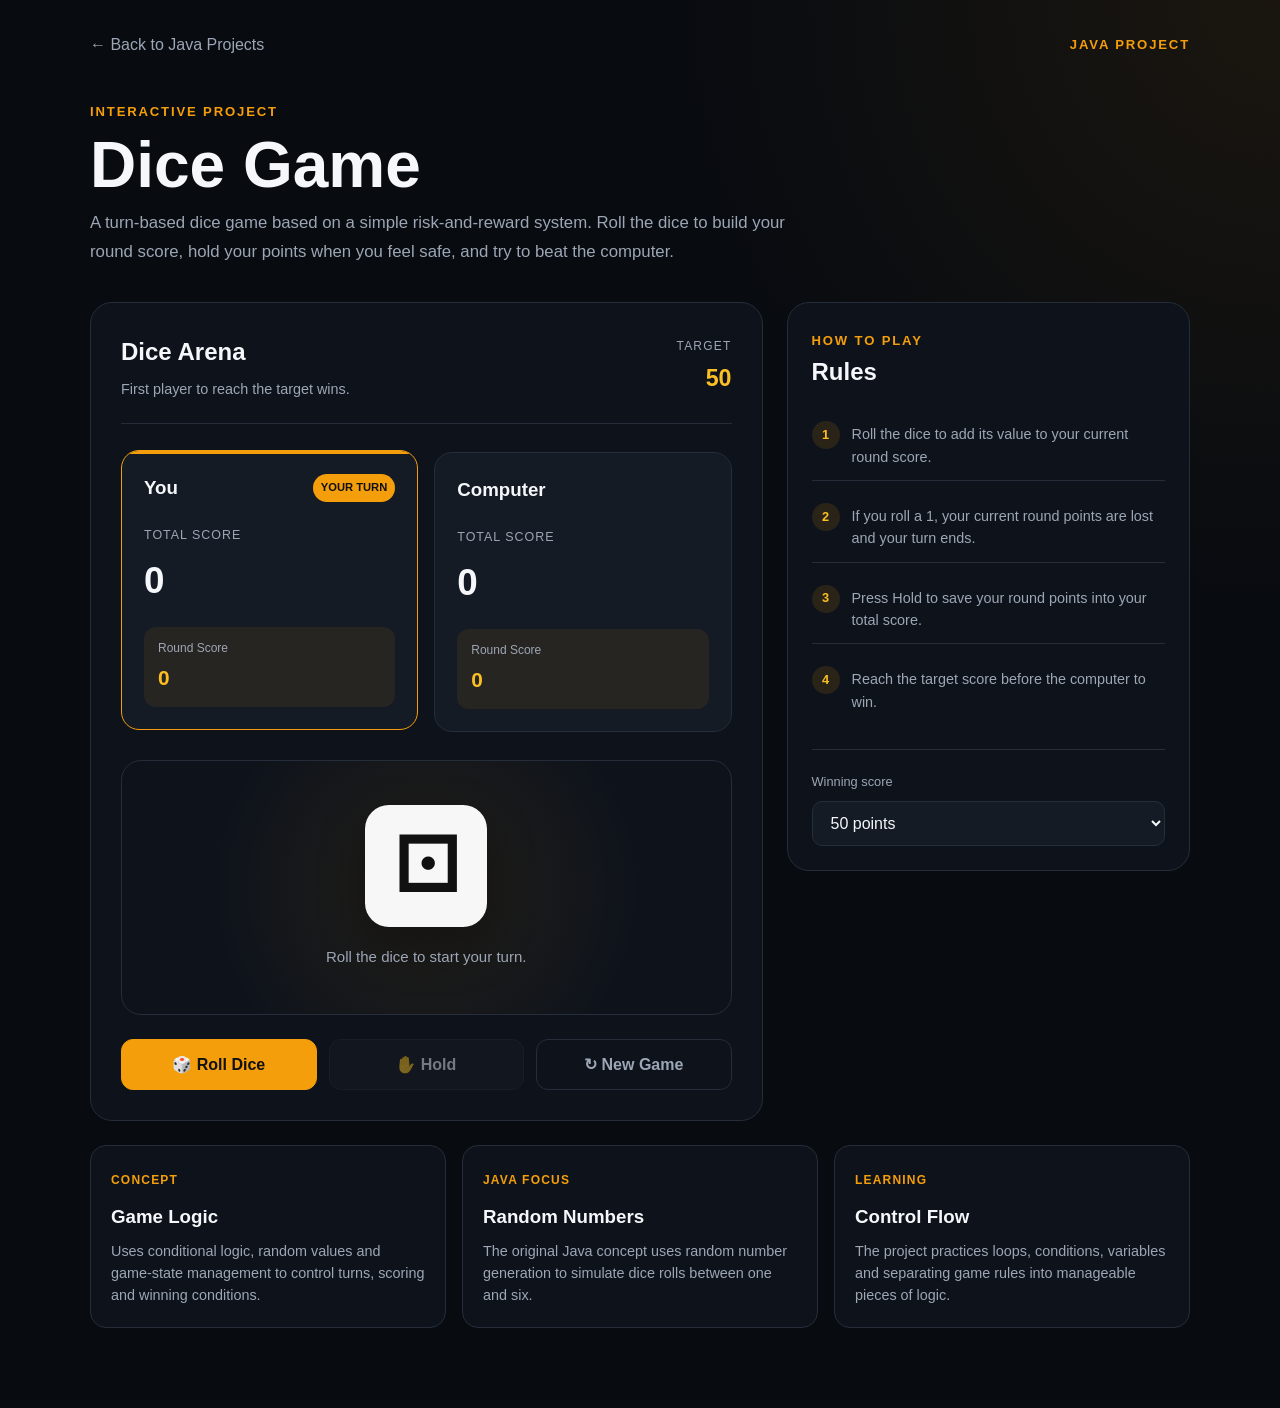
<file: projects/dice-game.html>
<!DOCTYPE html>
<html lang="en">
<head>
    <meta charset="UTF-8">

    <meta
        name="viewport"
        content="width=device-width, initial-scale=1.0"
    >

    <meta
        name="description"
        content="Interactive Dice Game project by Razmus Pålsson."
    >

    <title>Dice Game | Java Projects</title>

    <link
        rel="stylesheet"
        href="../main.css"
    >

    <style>
        .project-page {
            min-height: 100vh;
            padding: 32px 20px 80px;
        }

        .project-shell {
            width: min(1100px, 100%);
            margin: 0 auto;
        }

        .project-nav {
            display: flex;
            justify-content: space-between;
            align-items: center;
            gap: 16px;
            margin-bottom: 40px;
        }

        .back-link {
            color: var(--muted);
            text-decoration: none;
            transition: 0.2s ease;
        }

        .back-link:hover {
            color: var(--accent-light);
        }

        .project-label {
            color: var(--accent);
            font-size: 0.82rem;
            font-weight: 700;
            letter-spacing: 0.14em;
            text-transform: uppercase;
        }

        .project-header {
            margin-bottom: 36px;
        }

        .project-header h1 {
            margin: 10px 0 12px;
            font-size: clamp(2.2rem, 6vw, 4rem);
            line-height: 1;
        }

        .project-header p {
            max-width: 720px;
            color: var(--muted);
            line-height: 1.7;
            font-size: 1.05rem;
        }

        .game-layout {
            display: grid;
            grid-template-columns: 1.25fr 0.75fr;
            gap: 24px;
            align-items: start;
        }

        .game-card,
        .info-card {
            background: var(--surface);
            border: 1px solid var(--border);
            border-radius: 22px;
        }

        .game-card {
            padding: 30px;
        }

        .info-card {
            padding: 24px;
        }

        .game-topbar {
            display: flex;
            justify-content: space-between;
            gap: 20px;
            align-items: center;
            margin-bottom: 28px;
            padding-bottom: 22px;
            border-bottom: 1px solid var(--border);
        }

        .game-topbar h2 {
            margin: 0 0 6px;
        }

        .game-topbar p {
            margin: 0;
            color: var(--muted);
            font-size: 0.9rem;
        }

        .target-box {
            text-align: right;
        }

        .target-box span {
            display: block;
            color: var(--muted);
            font-size: 0.75rem;
            text-transform: uppercase;
            letter-spacing: 0.1em;
        }

        .target-box strong {
            display: block;
            margin-top: 4px;
            font-size: 1.45rem;
            color: var(--accent-light);
        }

        .players {
            display: grid;
            grid-template-columns: 1fr 1fr;
            gap: 16px;
            margin-bottom: 28px;
        }

        .player-card {
            position: relative;
            padding: 22px;
            border-radius: 18px;
            border: 1px solid var(--border);
            background: var(--surface-light);
            overflow: hidden;
            transition: 0.2s ease;
        }

        .player-card.active {
            border-color: var(--accent);
            transform: translateY(-2px);
        }

        .player-card.active::before {
            content: "";
            position: absolute;
            top: 0;
            left: 0;
            right: 0;
            height: 3px;
            background: var(--accent);
        }

        .player-name {
            display: flex;
            align-items: center;
            justify-content: space-between;
            gap: 12px;
            margin-bottom: 18px;
        }

        .player-name h3 {
            margin: 0;
        }

        .turn-badge {
            font-size: 0.7rem;
            padding: 5px 8px;
            border-radius: 999px;
            color: #111;
            background: var(--accent);
            font-weight: 700;
            opacity: 0;
        }

        .player-card.active .turn-badge {
            opacity: 1;
        }

        .score-label {
            color: var(--muted);
            font-size: 0.78rem;
            text-transform: uppercase;
            letter-spacing: 0.08em;
        }

        .score-value {
            display: block;
            margin-top: 6px;
            font-size: 2.3rem;
            font-weight: 800;
        }

        .round-score {
            margin-top: 16px;
            padding: 12px 14px;
            border-radius: 12px;
            background: rgba(245, 158, 11, 0.08);
        }

        .round-score span {
            display: block;
            color: var(--muted);
            font-size: 0.75rem;
            margin-bottom: 3px;
        }

        .round-score strong {
            color: var(--accent-light);
            font-size: 1.3rem;
        }

        .dice-stage {
            display: flex;
            flex-direction: column;
            align-items: center;
            justify-content: center;
            min-height: 255px;
            padding: 20px;
            border: 1px solid var(--border);
            border-radius: 20px;
            background:
                radial-gradient(
                    circle at center,
                    rgba(245, 158, 11, 0.09),
                    transparent 65%
                );
            margin-bottom: 24px;
        }

        .dice {
            width: 122px;
            height: 122px;
            display: grid;
            place-items: center;
            border-radius: 24px;
            background: #f7f7f7;
            color: #111;
            font-size: 4.7rem;
            font-weight: 800;
            box-shadow:
                0 20px 45px rgba(0, 0, 0, 0.35);
            transition:
                transform 0.18s ease,
                box-shadow 0.18s ease;
        }

        .dice.rolling {
            animation: diceRoll 0.5s ease;
        }

        @keyframes diceRoll {
            0% {
                transform: rotate(0deg) scale(1);
            }

            30% {
                transform: rotate(15deg) scale(1.12);
            }

            60% {
                transform: rotate(-12deg) scale(0.95);
            }

            100% {
                transform: rotate(0deg) scale(1);
            }
        }

        .dice-message {
            margin-top: 18px;
            min-height: 24px;
            text-align: center;
            color: var(--muted);
            font-size: 0.94rem;
        }

        .dice-message.good {
            color: #77e6a3;
        }

        .dice-message.bad {
            color: #ff8e8e;
        }

        .dice-message.win {
            color: var(--accent-light);
            font-weight: 700;
        }

        .game-actions {
            display: grid;
            grid-template-columns: repeat(3, 1fr);
            gap: 12px;
        }

        .game-button {
            min-height: 48px;
            padding: 12px 16px;
            border: 1px solid var(--border);
            border-radius: 12px;
            cursor: pointer;
            font: inherit;
            font-weight: 700;
            transition: 0.2s ease;
        }

        .game-button:hover:not(:disabled) {
            transform: translateY(-2px);
        }

        .game-button:disabled {
            opacity: 0.45;
            cursor: not-allowed;
        }

        .game-button.primary {
            background: var(--accent);
            color: #111;
            border-color: var(--accent);
        }

        .game-button.secondary {
            background: var(--surface-light);
            color: var(--text);
        }

        .game-button.reset {
            background: transparent;
            color: var(--muted);
        }

        .rules {
            display: grid;
            gap: 10px;
            margin-top: 18px;
        }

        .rule {
            display: flex;
            gap: 12px;
            align-items: flex-start;
            padding: 12px 0;
            border-bottom: 1px solid var(--border);
        }

        .rule:last-child {
            border-bottom: 0;
        }

        .rule-number {
            width: 28px;
            height: 28px;
            flex: 0 0 28px;
            display: grid;
            place-items: center;
            border-radius: 50%;
            background: rgba(245, 158, 11, 0.12);
            color: var(--accent-light);
            font-size: 0.8rem;
            font-weight: 700;
        }

        .rule p {
            margin: 2px 0 0;
            color: var(--muted);
            line-height: 1.55;
            font-size: 0.9rem;
        }

        .settings-box {
            margin-top: 24px;
            padding-top: 22px;
            border-top: 1px solid var(--border);
        }

        .settings-box label {
            display: block;
            margin-bottom: 9px;
            color: var(--muted);
            font-size: 0.8rem;
        }

        .settings-box select {
            width: 100%;
            padding: 12px 14px;
            border-radius: 10px;
            border: 1px solid var(--border);
            background: var(--surface-light);
            color: var(--text);
            font: inherit;
        }

        .project-details {
            margin-top: 24px;
            display: grid;
            grid-template-columns: repeat(3, 1fr);
            gap: 16px;
        }

        .detail-card {
            padding: 20px;
            border: 1px solid var(--border);
            border-radius: 16px;
            background: var(--surface);
        }

        .detail-card span {
            color: var(--accent);
            font-size: 0.75rem;
            font-weight: 700;
            letter-spacing: 0.1em;
            text-transform: uppercase;
        }

        .detail-card h3 {
            margin: 10px 0 8px;
        }

        .detail-card p {
            margin: 0;
            color: var(--muted);
            line-height: 1.55;
            font-size: 0.9rem;
        }

        @media (max-width: 850px) {
            .game-layout {
                grid-template-columns: 1fr;
            }

            .project-details {
                grid-template-columns: 1fr;
            }
        }

        @media (max-width: 620px) {
            .players {
                grid-template-columns: 1fr;
            }

            .game-actions {
                grid-template-columns: 1fr;
            }

            .game-card {
                padding: 20px;
            }

            .game-topbar {
                align-items: flex-start;
            }

            .dice {
                width: 105px;
                height: 105px;
                font-size: 4rem;
            }
        }
    </style>
</head>

<body>

    <main class="project-page">

        <div class="project-shell">

            <nav class="project-nav">

                <a
                    class="back-link"
                    href="../index.html"
                >
                    ← Back to Java Projects
                </a>

                <span class="project-label">
                    Java Project
                </span>

            </nav>

            <header class="project-header">

                <span class="project-label">
                    Interactive Project
                </span>

                <h1>
                    Dice Game
                </h1>

                <p>
                    A turn-based dice game based on a simple
                    risk-and-reward system. Roll the dice to build
                    your round score, hold your points when you
                    feel safe, and try to beat the computer.
                </p>

            </header>

            <div class="game-layout">

                <!-- ========================= -->
                <!-- GAME -->
                <!-- ========================= -->

                <section class="game-card">

                    <div class="game-topbar">

                        <div>
                            <h2>
                                Dice Arena
                            </h2>

                            <p>
                                First player to reach the target wins.
                            </p>
                        </div>

                        <div class="target-box">

                            <span>
                                Target
                            </span>

                            <strong id="targetDisplay">
                                50
                            </strong>

                        </div>

                    </div>

                    <div class="players">

                        <article
                            class="player-card active"
                            id="playerCard"
                        >

                            <div class="player-name">

                                <h3>
                                    You
                                </h3>

                                <span class="turn-badge">
                                    YOUR TURN
                                </span>

                            </div>

                            <span class="score-label">
                                Total Score
                            </span>

                            <strong
                                class="score-value"
                                id="playerScore"
                            >
                                0
                            </strong>

                            <div class="round-score">

                                <span>
                                    Round Score
                                </span>

                                <strong id="playerRound">
                                    0
                                </strong>

                            </div>

                        </article>

                        <article
                            class="player-card"
                            id="computerCard"
                        >

                            <div class="player-name">

                                <h3>
                                    Computer
                                </h3>

                                <span class="turn-badge">
                                    CPU TURN
                                </span>

                            </div>

                            <span class="score-label">
                                Total Score
                            </span>

                            <strong
                                class="score-value"
                                id="computerScore"
                            >
                                0
                            </strong>

                            <div class="round-score">

                                <span>
                                    Round Score
                                </span>

                                <strong id="computerRound">
                                    0
                                </strong>

                            </div>

                        </article>

                    </div>

                    <div class="dice-stage">

                        <div
                            class="dice"
                            id="dice"
                        >
                            ⚀
                        </div>

                        <div
                            class="dice-message"
                            id="message"
                        >
                            Roll the dice to start your turn.
                        </div>

                    </div>

                    <div class="game-actions">

                        <button
                            class="game-button primary"
                            id="rollButton"
                            type="button"
                        >
                            🎲 Roll Dice
                        </button>

                        <button
                            class="game-button secondary"
                            id="holdButton"
                            type="button"
                        >
                            ✋ Hold
                        </button>

                        <button
                            class="game-button reset"
                            id="resetButton"
                            type="button"
                        >
                            ↻ New Game
                        </button>

                    </div>

                </section>

                <!-- ========================= -->
                <!-- INFO -->
                <!-- ========================= -->

                <aside class="info-card">

                    <span class="project-label">
                        How to Play
                    </span>

                    <h2>
                        Rules
                    </h2>

                    <div class="rules">

                        <div class="rule">

                            <div class="rule-number">
                                1
                            </div>

                            <p>
                                Roll the dice to add its value to your
                                current round score.
                            </p>

                        </div>

                        <div class="rule">

                            <div class="rule-number">
                                2
                            </div>

                            <p>
                                If you roll a 1, your current round
                                points are lost and your turn ends.
                            </p>

                        </div>

                        <div class="rule">

                            <div class="rule-number">
                                3
                            </div>

                            <p>
                                Press Hold to save your round points
                                into your total score.
                            </p>

                        </div>

                        <div class="rule">

                            <div class="rule-number">
                                4
                            </div>

                            <p>
                                Reach the target score before the
                                computer to win.
                            </p>

                        </div>

                    </div>

                    <div class="settings-box">

                        <label for="targetSelect">
                            Winning score
                        </label>

                        <select id="targetSelect">

                            <option value="30">
                                30 points
                            </option>

                            <option
                                value="50"
                                selected
                            >
                                50 points
                            </option>

                            <option value="75">
                                75 points
                            </option>

                            <option value="100">
                                100 points
                            </option>

                        </select>

                    </div>

                </aside>

            </div>

            <section class="project-details">

                <article class="detail-card">

                    <span>
                        Concept
                    </span>

                    <h3>
                        Game Logic
                    </h3>

                    <p>
                        Uses conditional logic, random values and
                        game-state management to control turns,
                        scoring and winning conditions.
                    </p>

                </article>

                <article class="detail-card">

                    <span>
                        Java Focus
                    </span>

                    <h3>
                        Random Numbers
                    </h3>

                    <p>
                        The original Java concept uses random number
                        generation to simulate dice rolls between
                        one and six.
                    </p>

                </article>

                <article class="detail-card">

                    <span>
                        Learning
                    </span>

                    <h3>
                        Control Flow
                    </h3>

                    <p>
                        The project practices loops, conditions,
                        variables and separating game rules into
                        manageable pieces of logic.
                    </p>

                </article>

            </section>

        </div>

    </main>

    <script>
        const diceFaces = [
            "⚀",
            "⚁",
            "⚂",
            "⚃",
            "⚄",
            "⚅"
        ];

        const dice =
            document.getElementById("dice");

        const message =
            document.getElementById("message");

        const rollButton =
            document.getElementById("rollButton");

        const holdButton =
            document.getElementById("holdButton");

        const resetButton =
            document.getElementById("resetButton");

        const playerScoreElement =
            document.getElementById("playerScore");

        const playerRoundElement =
            document.getElementById("playerRound");

        const computerScoreElement =
            document.getElementById("computerScore");

        const computerRoundElement =
            document.getElementById("computerRound");

        const playerCard =
            document.getElementById("playerCard");

        const computerCard =
            document.getElementById("computerCard");

        const targetSelect =
            document.getElementById("targetSelect");

        const targetDisplay =
            document.getElementById("targetDisplay");

        let playerScore = 0;
        let playerRound = 0;

        let computerScore = 0;
        let computerRound = 0;

        let targetScore =
            Number(targetSelect.value);

        let playerTurn = true;
        let gameOver = false;
        let computerThinking = false;

        function randomDice() {
            return Math.floor(
                Math.random() * 6
            ) + 1;
        }

        function setDice(value) {
            dice.textContent =
                diceFaces[value - 1];

            dice.classList.remove(
                "rolling"
            );

            void dice.offsetWidth;

            dice.classList.add(
                "rolling"
            );
        }

        function updateUI() {
            playerScoreElement.textContent =
                playerScore;

            playerRoundElement.textContent =
                playerRound;

            computerScoreElement.textContent =
                computerScore;

            computerRoundElement.textContent =
                computerRound;

            playerCard.classList.toggle(
                "active",
                playerTurn && !gameOver
            );

            computerCard.classList.toggle(
                "active",
                !playerTurn && !gameOver
            );

            rollButton.disabled =
                !playerTurn ||
                gameOver ||
                computerThinking;

            holdButton.disabled =
                !playerTurn ||
                gameOver ||
                computerThinking ||
                playerRound === 0;
        }

        function setMessage(
            text,
            type = ""
        ) {
            message.textContent = text;

            message.className =
                "dice-message";

            if (type) {
                message.classList.add(
                    type
                );
            }
        }

        function checkWinner() {
            if (
                playerScore >= targetScore
            ) {
                gameOver = true;

                setMessage(
                    `You win with ${playerScore} points! 🎉`,
                    "win"
                );

                updateUI();

                return true;
            }

            if (
                computerScore >= targetScore
            ) {
                gameOver = true;

                setMessage(
                    `Computer wins with ${computerScore} points.`,
                    "bad"
                );

                updateUI();

                return true;
            }

            return false;
        }

        function rollPlayerDice() {
            if (
                !playerTurn ||
                gameOver ||
                computerThinking
            ) {
                return;
            }

            const roll =
                randomDice();

            setDice(roll);

            if (roll === 1) {
                playerRound = 0;

                setMessage(
                    "You rolled a 1. Round points lost!",
                    "bad"
                );

                playerTurn = false;

                updateUI();

                setTimeout(
                    computerTurn,
                    850
                );

                return;
            }

            playerRound += roll;

            setMessage(
                `You rolled ${roll}. Round score: ${playerRound}.`,
                "good"
            );

            updateUI();
        }

        function holdPlayerScore() {
            if (
                !playerTurn ||
                gameOver ||
                playerRound === 0
            ) {
                return;
            }

            playerScore +=
                playerRound;

            playerRound = 0;

            setMessage(
                `Points saved. Your total is ${playerScore}.`,
                "good"
            );

            if (checkWinner()) {
                return;
            }

            playerTurn = false;

            updateUI();

            setTimeout(
                computerTurn,
                850
            );
        }

        async function computerTurn() {
            if (gameOver) {
                return;
            }

            computerThinking = true;
            playerTurn = false;

            updateUI();

            setMessage(
                "Computer is thinking..."
            );

            computerRound = 0;

            let continueRolling = true;

            while (
                continueRolling &&
                !gameOver
            ) {
                await wait(750);

                const roll =
                    randomDice();

                setDice(roll);

                if (roll === 1) {
                    computerRound = 0;

                    setMessage(
                        "Computer rolled a 1 and lost its round points.",
                        "good"
                    );

                    continueRolling = false;

                    break;
                }

                computerRound +=
                    roll;

                setMessage(
                    `Computer rolled ${roll}. Round score: ${computerRound}.`
                );

                updateUI();

                const projectedScore =
                    computerScore +
                    computerRound;

                if (
                    projectedScore >=
                    targetScore
                ) {
                    continueRolling =
                        false;
                } else if (
                    computerRound >= 12
                ) {
                    continueRolling =
                        false;
                }
            }

            if (
                computerRound > 0 &&
                !gameOver
            ) {
                computerScore +=
                    computerRound;

                computerRound = 0;

                updateUI();

                if (checkWinner()) {
                    computerThinking =
                        false;

                    return;
                }

                setMessage(
                    `Computer holds at ${computerScore}. Your turn.`
                );
            }

            computerThinking = false;
            playerTurn = true;

            updateUI();
        }

        function wait(milliseconds) {
            return new Promise(
                resolve =>
                    setTimeout(
                        resolve,
                        milliseconds
                    )
            );
        }

        function resetGame() {
            playerScore = 0;
            playerRound = 0;

            computerScore = 0;
            computerRound = 0;

            targetScore =
                Number(
                    targetSelect.value
                );

            targetDisplay.textContent =
                targetScore;

            playerTurn = true;
            gameOver = false;
            computerThinking = false;

            dice.textContent =
                "⚀";

            setMessage(
                "Roll the dice to start your turn."
            );

            updateUI();
        }

        rollButton.addEventListener(
            "click",
            rollPlayerDice
        );

        holdButton.addEventListener(
            "click",
            holdPlayerScore
        );

        resetButton.addEventListener(
            "click",
            resetGame
        );

        targetSelect.addEventListener(
            "change",
            resetGame
        );

        window.addEventListener(
            "keydown",
            event => {
                if (
                    event.code ===
                    "Space"
                ) {
                    event.preventDefault();

                    rollPlayerDice();
                }

                if (
                    event.key.toLowerCase() ===
                    "h"
                ) {
                    holdPlayerScore();
                }
            }
        );

        resetGame();
    </script>

</body>
</html>
</file>
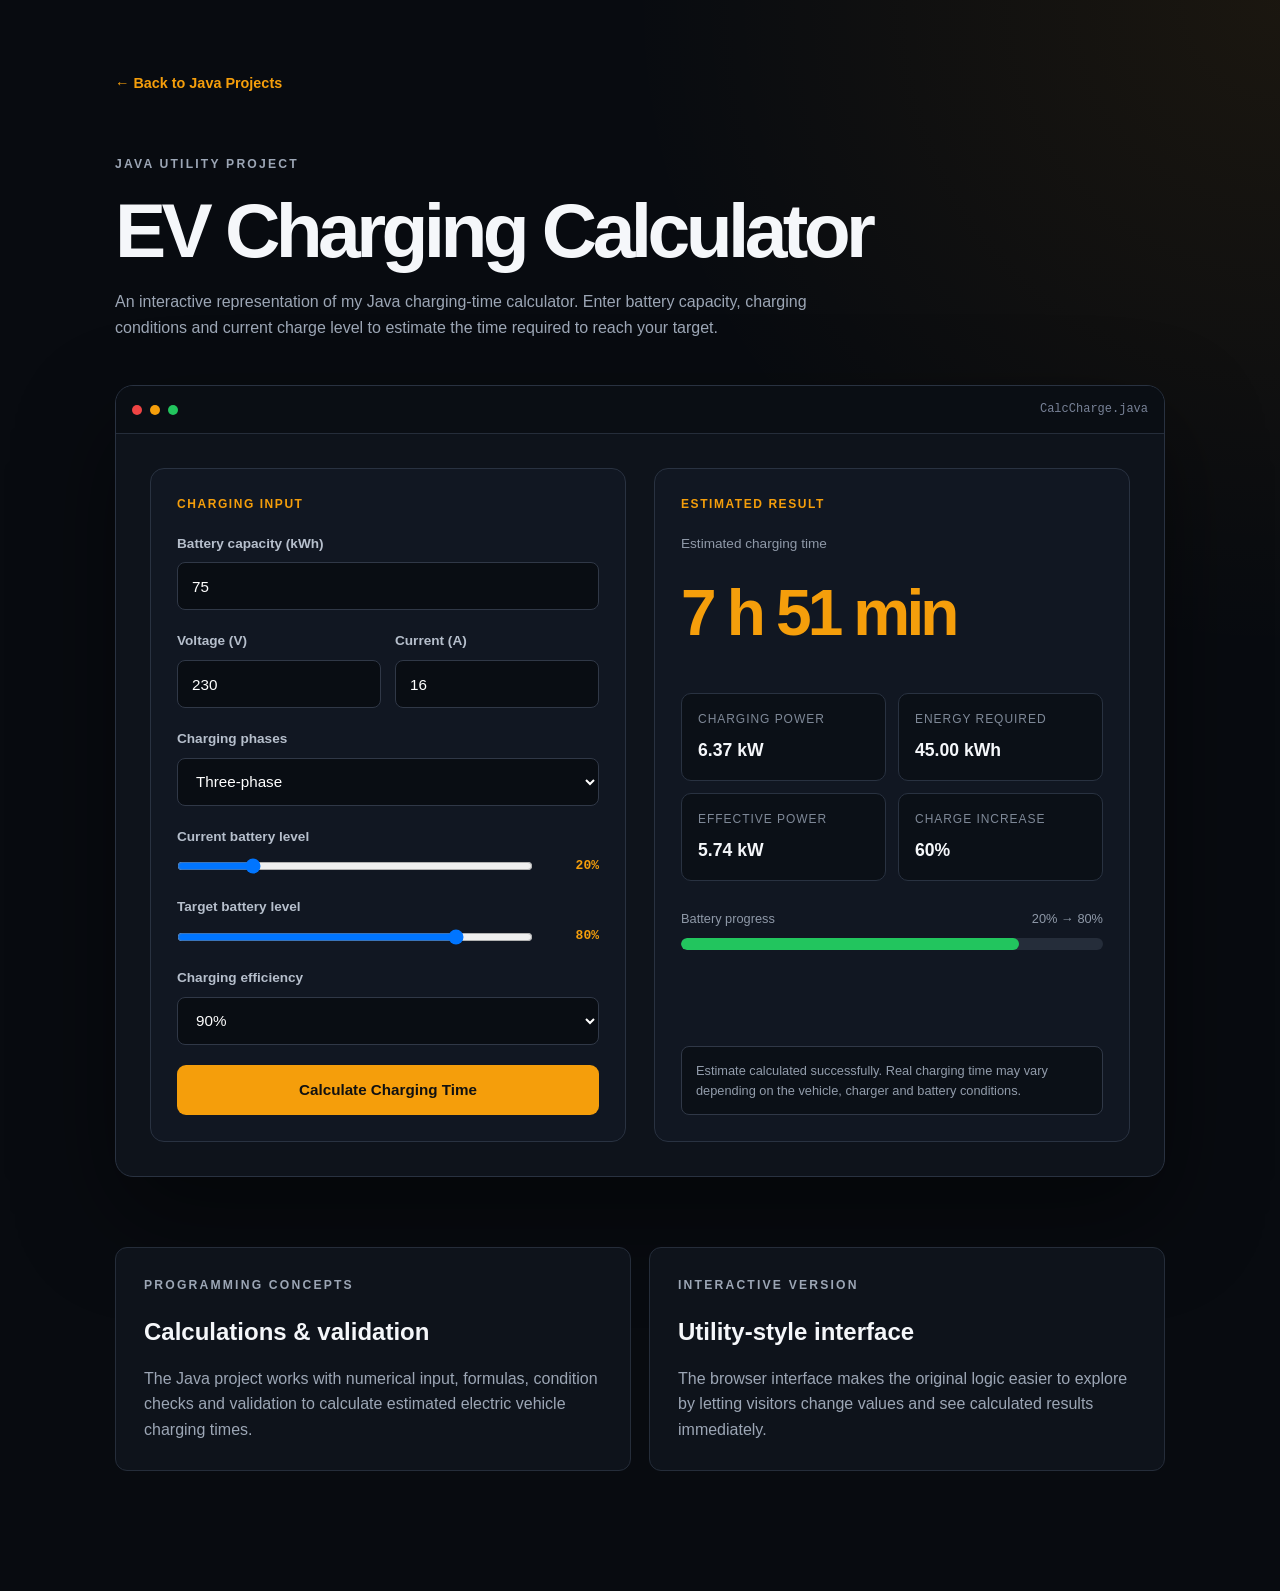
<file: projects/electric-car-charging-time-calculator.html>
<!DOCTYPE html>
<html lang="en">

<head>
    <meta charset="UTF-8">

    <meta
        name="viewport"
        content="width=device-width, initial-scale=1.0"
    >

    <title>EV Charging Calculator | Java Projects</title>

    <link
        rel="stylesheet"
        href="../main.css"
    >

    <style>

        .demo-page {
            width: min(calc(100% - 40px), 1050px);
            margin: 0 auto;
            padding: 70px 0 120px;
        }

        .back-link {
            display: inline-block;
            margin-bottom: 40px;
            color: #f59e0b;
            font-size: 0.9rem;
            font-weight: 700;
        }

        .project-intro {
            margin-bottom: 45px;
        }

        .project-intro h1 {
            font-size: clamp(2.5rem, 6vw, 4.8rem);
            line-height: 1;
            letter-spacing: -0.06em;
        }

        .project-intro p {
            max-width: 700px;
            margin-top: 20px;
            color: #9ca6b5;
        }

        .calculator-shell {
            overflow: hidden;
            margin-top: 45px;
            border: 1px solid #293241;
            border-radius: 18px;
            background: #0e131b;
            box-shadow: 0 40px 100px rgba(0, 0, 0, 0.45);
        }

        .window-bar {
            height: 48px;
            display: flex;
            align-items: center;
            gap: 8px;
            padding: 0 16px;
            border-bottom: 1px solid #252d3a;
            background: #0a0e14;
        }

        .window-dot {
            width: 10px;
            height: 10px;
            border-radius: 50%;
        }

        .window-dot:nth-child(1) {
            background: #ef4444;
        }

        .window-dot:nth-child(2) {
            background: #f59e0b;
        }

        .window-dot:nth-child(3) {
            background: #22c55e;
        }

        .window-title {
            margin-left: auto;
            color: #778196;
            font-family: monospace;
            font-size: 0.75rem;
        }

        .calculator-content {
            display: grid;
            grid-template-columns: 1fr 1fr;
            gap: 28px;
            padding: 34px;
        }

        .form-panel,
        .result-panel {
            padding: 26px;
            border: 1px solid #293241;
            border-radius: 14px;
            background: #111722;
        }

        .section-label {
            display: block;
            margin-bottom: 18px;
            color: #f59e0b;
            font-size: 0.75rem;
            font-weight: 800;
            letter-spacing: 0.13em;
        }

        .field {
            margin-bottom: 20px;
        }

        .field label {
            display: block;
            margin-bottom: 8px;
            color: #b6bfcc;
            font-size: 0.85rem;
            font-weight: 700;
        }

        .field-row {
            display: grid;
            grid-template-columns: 1fr 1fr;
            gap: 14px;
        }

        .field input,
        .field select {
            width: 100%;
            height: 48px;
            padding: 0 14px;
            border: 1px solid #303847;
            border-radius: 8px;
            outline: none;
            background: #090d13;
            color: white;
            font-size: 0.95rem;
        }

        .field input:focus,
        .field select:focus {
            border-color: #f59e0b;
        }

        .range-line {
            display: flex;
            align-items: center;
            gap: 12px;
        }

        .range-line input[type="range"] {
            flex: 1;
            height: auto;
            padding: 0;
            border: none;
            background: transparent;
        }

        .range-value {
            min-width: 54px;
            text-align: right;
            color: #f59e0b;
            font-family: monospace;
            font-weight: 700;
        }

        .calculate-button {
            width: 100%;
            min-height: 50px;
            border: none;
            border-radius: 9px;
            background: #f59e0b;
            color: #111;
            cursor: pointer;
            font-weight: 800;
            font-size: 0.95rem;
            transition:
                transform 0.15s ease,
                opacity 0.15s ease;
        }

        .calculate-button:hover {
            transform: translateY(-2px);
        }

        .result-panel {
            display: flex;
            flex-direction: column;
            justify-content: space-between;
        }

        .result-main {
            margin-bottom: 28px;
        }

        .result-main p {
            color: #8f99a8;
            font-size: 0.85rem;
        }

        .result-main strong {
            display: block;
            margin-top: 8px;
            font-size: clamp(2.4rem, 5vw, 4rem);
            letter-spacing: -0.06em;
        }

        .result-main strong span {
            color: #f59e0b;
        }

        .metrics-grid {
            display: grid;
            grid-template-columns: repeat(2, 1fr);
            gap: 12px;
        }

        .metric-card {
            padding: 16px;
            border: 1px solid #293241;
            border-radius: 10px;
            background: #0b1017;
        }

        .metric-card span {
            display: block;
            margin-bottom: 7px;
            color: #7f8998;
            font-size: 0.75rem;
            text-transform: uppercase;
            letter-spacing: 0.08em;
        }

        .metric-card strong {
            font-size: 1.1rem;
        }

        .charge-visual {
            margin-top: 28px;
        }

        .charge-labels {
            display: flex;
            justify-content: space-between;
            margin-bottom: 8px;
            color: #8f99a8;
            font-size: 0.8rem;
        }

        .charge-bar {
            height: 12px;
            overflow: hidden;
            border-radius: 999px;
            background: #252d3a;
        }

        .charge-fill {
            height: 100%;
            width: 60%;
            border-radius: inherit;
            background: #22c55e;
            transition: width 0.35s ease;
        }

        .notice {
            margin-top: 20px;
            padding: 14px;
            border: 1px solid #303847;
            border-radius: 8px;
            background: #0b1017;
            color: #929cab;
            font-size: 0.8rem;
            line-height: 1.5;
        }

        .project-details {
            display: grid;
            grid-template-columns: repeat(2, 1fr);
            gap: 18px;
            margin-top: 70px;
        }

        .info-card {
            padding: 28px;
            border: 1px solid #252d3a;
            border-radius: 12px;
            background: #0e131b;
        }

        .info-card h2 {
            margin-bottom: 14px;
        }

        .info-card p {
            color: #9ca6b5;
        }

        @media (max-width: 800px) {

            .calculator-content {
                grid-template-columns: 1fr;
            }

        }

        @media (max-width: 600px) {

            .field-row,
            .metrics-grid,
            .project-details {
                grid-template-columns: 1fr;
            }

            .calculator-content {
                padding: 20px;
            }

        }

    </style>

</head>

<body>

    <main class="demo-page">

        <a
            href="../index.html#projects"
            class="back-link"
        >
            ← Back to Java Projects
        </a>

        <section class="project-intro">

            <p class="eyebrow">
                JAVA UTILITY PROJECT
            </p>

            <h1>
                EV Charging Calculator
            </h1>

            <p>
                An interactive representation of my Java charging-time calculator.
                Enter battery capacity, charging conditions and current charge level
                to estimate the time required to reach your target.
            </p>

        </section>


        <section class="calculator-shell">

            <div class="window-bar">

                <span class="window-dot"></span>
                <span class="window-dot"></span>
                <span class="window-dot"></span>

                <span class="window-title">
                    CalcCharge.java
                </span>

            </div>


            <div class="calculator-content">

                <section class="form-panel">

                    <span class="section-label">
                        CHARGING INPUT
                    </span>

                    <div class="field">

                        <label for="batteryCapacity">
                            Battery capacity (kWh)
                        </label>

                        <input
                            id="batteryCapacity"
                            type="number"
                            min="1"
                            step="0.1"
                            value="75"
                        >

                    </div>


                    <div class="field-row">

                        <div class="field">

                            <label for="voltage">
                                Voltage (V)
                            </label>

                            <input
                                id="voltage"
                                type="number"
                                min="1"
                                step="1"
                                value="230"
                            >

                        </div>


                        <div class="field">

                            <label for="current">
                                Current (A)
                            </label>

                            <input
                                id="current"
                                type="number"
                                min="1"
                                step="1"
                                value="16"
                            >

                        </div>

                    </div>


                    <div class="field">

                        <label for="phases">
                            Charging phases
                        </label>

                        <select id="phases">

                            <option value="1">
                                Single-phase
                            </option>

                            <option
                                value="3"
                                selected
                            >
                                Three-phase
                            </option>

                        </select>

                    </div>


                    <div class="field">

                        <label>
                            Current battery level
                        </label>

                        <div class="range-line">

                            <input
                                id="currentCharge"
                                type="range"
                                min="0"
                                max="100"
                                value="20"
                            >

                            <span
                                id="currentChargeValue"
                                class="range-value"
                            >
                                20%
                            </span>

                        </div>

                    </div>


                    <div class="field">

                        <label>
                            Target battery level
                        </label>

                        <div class="range-line">

                            <input
                                id="targetCharge"
                                type="range"
                                min="1"
                                max="100"
                                value="80"
                            >

                            <span
                                id="targetChargeValue"
                                class="range-value"
                            >
                                80%
                            </span>

                        </div>

                    </div>


                    <div class="field">

                        <label for="efficiency">
                            Charging efficiency
                        </label>

                        <select id="efficiency">

                            <option value="0.85">
                                85%
                            </option>

                            <option
                                value="0.90"
                                selected
                            >
                                90%
                            </option>

                            <option value="0.95">
                                95%
                            </option>

                        </select>

                    </div>


                    <button
                        id="calculateButton"
                        class="calculate-button"
                    >
                        Calculate Charging Time
                    </button>

                </section>


                <section class="result-panel">

                    <div>

                        <span class="section-label">
                            ESTIMATED RESULT
                        </span>

                        <div class="result-main">

                            <p>
                                Estimated charging time
                            </p>

                            <strong>
                                <span id="resultHours">
                                    4 h 4 min
                                </span>
                            </strong>

                        </div>


                        <div class="metrics-grid">

                            <div class="metric-card">

                                <span>
                                    Charging power
                                </span>

                                <strong id="powerResult">
                                    11.04 kW
                                </strong>

                            </div>


                            <div class="metric-card">

                                <span>
                                    Energy required
                                </span>

                                <strong id="energyResult">
                                    45.00 kWh
                                </strong>

                            </div>


                            <div class="metric-card">

                                <span>
                                    Effective power
                                </span>

                                <strong id="effectivePowerResult">
                                    9.94 kW
                                </strong>

                            </div>


                            <div class="metric-card">

                                <span>
                                    Charge increase
                                </span>

                                <strong id="chargeIncreaseResult">
                                    60%
                                </strong>

                            </div>

                        </div>


                        <div class="charge-visual">

                            <div class="charge-labels">

                                <span>
                                    Battery progress
                                </span>

                                <span id="batteryLabel">
                                    20% → 80%
                                </span>

                            </div>

                            <div class="charge-bar">

                                <div
                                    id="chargeFill"
                                    class="charge-fill"
                                ></div>

                            </div>

                        </div>

                    </div>


                    <div
                        id="notice"
                        class="notice"
                    >
                        Estimates are simplified and do not account for
                        charging curves, temperature, battery management
                        systems or vehicle-specific limits.
                    </div>

                </section>

            </div>

        </section>


        <section class="project-details">

            <article class="info-card">

                <p class="eyebrow">
                    PROGRAMMING CONCEPTS
                </p>

                <h2>
                    Calculations & validation
                </h2>

                <p>
                    The Java project works with numerical input,
                    formulas, condition checks and validation to calculate
                    estimated electric vehicle charging times.
                </p>

            </article>


            <article class="info-card">

                <p class="eyebrow">
                    INTERACTIVE VERSION
                </p>

                <h2>
                    Utility-style interface
                </h2>

                <p>
                    The browser interface makes the original logic easier
                    to explore by letting visitors change values and see
                    calculated results immediately.
                </p>

            </article>

        </section>

    </main>


    <script>

        const batteryCapacity =
            document.getElementById(
                "batteryCapacity"
            );

        const voltage =
            document.getElementById(
                "voltage"
            );

        const current =
            document.getElementById(
                "current"
            );

        const phases =
            document.getElementById(
                "phases"
            );

        const currentCharge =
            document.getElementById(
                "currentCharge"
            );

        const targetCharge =
            document.getElementById(
                "targetCharge"
            );

        const efficiency =
            document.getElementById(
                "efficiency"
            );

        const currentChargeValue =
            document.getElementById(
                "currentChargeValue"
            );

        const targetChargeValue =
            document.getElementById(
                "targetChargeValue"
            );

        const resultHours =
            document.getElementById(
                "resultHours"
            );

        const powerResult =
            document.getElementById(
                "powerResult"
            );

        const effectivePowerResult =
            document.getElementById(
                "effectivePowerResult"
            );

        const energyResult =
            document.getElementById(
                "energyResult"
            );

        const chargeIncreaseResult =
            document.getElementById(
                "chargeIncreaseResult"
            );

        const batteryLabel =
            document.getElementById(
                "batteryLabel"
            );

        const chargeFill =
            document.getElementById(
                "chargeFill"
            );

        const notice =
            document.getElementById(
                "notice"
            );


        function updateRangeLabels() {

            currentChargeValue.textContent =
                `${currentCharge.value}%`;

            targetChargeValue.textContent =
                `${targetCharge.value}%`;

        }


        function calculateChargingTime() {

            const capacity =
                Number(
                    batteryCapacity.value
                );

            const volts =
                Number(
                    voltage.value
                );

            const amps =
                Number(
                    current.value
                );

            const phaseCount =
                Number(
                    phases.value
                );

            const start =
                Number(
                    currentCharge.value
                );

            const target =
                Number(
                    targetCharge.value
                );

            const efficiencyValue =
                Number(
                    efficiency.value
                );


            if (
                !Number.isFinite(capacity) ||
                !Number.isFinite(volts) ||
                !Number.isFinite(amps) ||
                capacity <= 0 ||
                volts <= 0 ||
                amps <= 0
            ) {

                showError(
                    "Enter valid positive values."
                );

                return;
            }


            if (target <= start) {

                showError(
                    "Target charge must be higher than the current charge."
                );

                return;
            }


            const chargeIncrease =
                target - start;


            const energyNeeded =
                capacity *
                (
                    chargeIncrease /
                    100
                );


            let chargingPower;


            if (phaseCount === 3) {

                chargingPower =
                    (
                        Math.sqrt(3) *
                        volts *
                        amps
                    ) /
                    1000;

            } else {

                chargingPower =
                    (
                        volts *
                        amps
                    ) /
                    1000;

            }


            const effectivePower =
                chargingPower *
                efficiencyValue;


            const timeHours =
                energyNeeded /
                effectivePower;


            if (
                !Number.isFinite(timeHours) ||
                timeHours <= 0
            ) {

                showError(
                    "Unable to calculate with these values."
                );

                return;
            }


            const hours =
                Math.floor(
                    timeHours
                );

            const minutes =
                Math.round(
                    (
                        timeHours -
                        hours
                    ) *
                    60
                );


            let timeText = "";


            if (hours > 0) {

                timeText +=
                    `${hours} h `;

            }


            timeText +=
                `${minutes} min`;


            resultHours.textContent =
                timeText;

            powerResult.textContent =
                `${chargingPower.toFixed(2)} kW`;

            effectivePowerResult.textContent =
                `${effectivePower.toFixed(2)} kW`;

            energyResult.textContent =
                `${energyNeeded.toFixed(2)} kWh`;

            chargeIncreaseResult.textContent =
                `${chargeIncrease}%`;

            batteryLabel.textContent =
                `${start}% → ${target}%`;

            chargeFill.style.width =
                `${target}%`;

            notice.textContent =
                "Estimate calculated successfully. Real charging time may vary depending on the vehicle, charger and battery conditions.";

        }


        function showError(
            message
        ) {

            resultHours.textContent =
                "—";

            powerResult.textContent =
                "—";

            effectivePowerResult.textContent =
                "—";

            energyResult.textContent =
                "—";

            chargeIncreaseResult.textContent =
                "—";

            notice.textContent =
                message;

        }


        currentCharge.addEventListener(
            "input",
            () => {

                updateRangeLabels();

            }
        );


        targetCharge.addEventListener(
            "input",
            () => {

                updateRangeLabels();

            }
        );


        document
            .getElementById(
                "calculateButton"
            )
            .addEventListener(
                "click",
                calculateChargingTime
            );


        [
            batteryCapacity,
            voltage,
            current,
            phases,
            currentCharge,
            targetCharge,
            efficiency
        ].forEach(
            element => {

                element.addEventListener(
                    "change",
                    calculateChargingTime
                );

            }
        );


        updateRangeLabels();

        calculateChargingTime();

    </script>

</body>

</html>
</file>
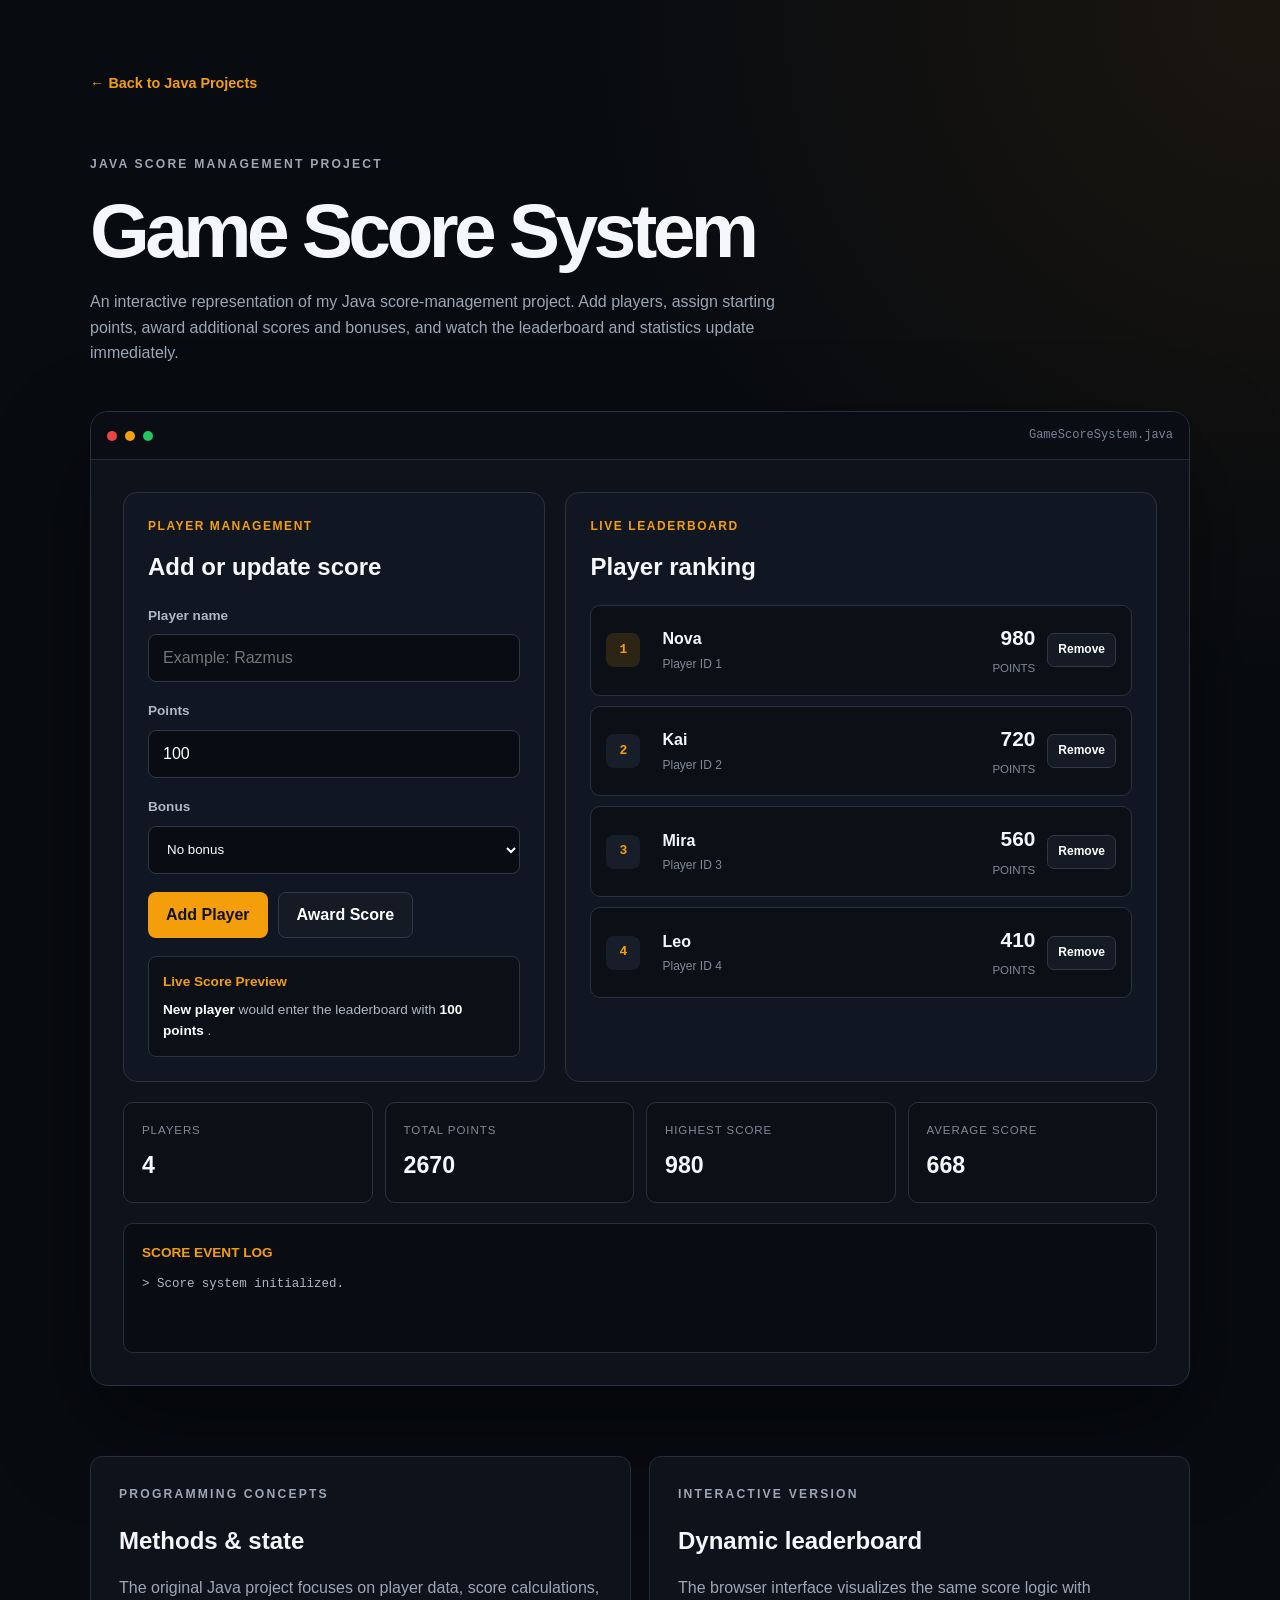
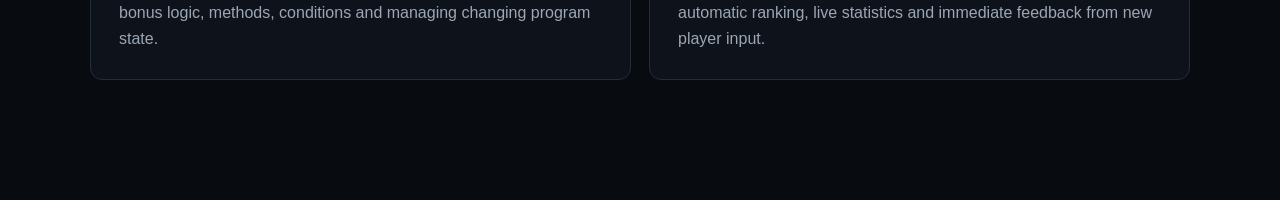
<file: projects/game-score-system.html>
<!DOCTYPE html>
<html lang="en">

<head>
    <meta charset="UTF-8">

    <meta
        name="viewport"
        content="width=device-width, initial-scale=1.0"
    >

    <title>Game Score System | Java Projects</title>

    <link
        rel="stylesheet"
        href="../main.css"
    >

    <style>

        .demo-page {
            width: min(calc(100% - 40px), 1100px);
            margin: 0 auto;
            padding: 70px 0 120px;
        }

        .back-link {
            display: inline-block;
            margin-bottom: 40px;
            color: #f59e0b;
            font-size: 0.9rem;
            font-weight: 700;
        }

        .project-intro {
            margin-bottom: 45px;
        }

        .project-intro h1 {
            font-size: clamp(2.5rem, 6vw, 4.8rem);
            line-height: 1;
            letter-spacing: -0.06em;
        }

        .project-intro p {
            max-width: 720px;
            margin-top: 20px;
            color: #9ca6b5;
        }

        .app-shell {
            overflow: hidden;
            margin-top: 45px;
            border: 1px solid #293241;
            border-radius: 18px;
            background: #0e131b;
            box-shadow: 0 40px 100px rgba(0, 0, 0, 0.45);
        }

        .window-bar {
            height: 48px;
            display: flex;
            align-items: center;
            gap: 8px;
            padding: 0 16px;
            border-bottom: 1px solid #252d3a;
            background: #0a0e14;
        }

        .window-dot {
            width: 10px;
            height: 10px;
            border-radius: 50%;
        }

        .window-dot:nth-child(1) {
            background: #ef4444;
        }

        .window-dot:nth-child(2) {
            background: #f59e0b;
        }

        .window-dot:nth-child(3) {
            background: #22c55e;
        }

        .window-title {
            margin-left: auto;
            color: #778196;
            font-family: monospace;
            font-size: 0.75rem;
        }

        .app-content {
            padding: 32px;
        }

        .score-top {
            display: grid;
            grid-template-columns: 1fr 1.4fr;
            gap: 20px;
        }

        .panel {
            padding: 24px;
            border: 1px solid #293241;
            border-radius: 14px;
            background: #111722;
        }

        .eyebrow-local {
            display: block;
            margin-bottom: 12px;
            color: #f59e0b;
            font-size: 0.75rem;
            font-weight: 800;
            letter-spacing: 0.13em;
        }

        .panel h2 {
            margin-bottom: 18px;
        }

        .field {
            margin-bottom: 18px;
        }

        .field label {
            display: block;
            margin-bottom: 8px;
            color: #aeb7c5;
            font-size: 0.85rem;
            font-weight: 700;
        }

        .field input,
        .field select {
            width: 100%;
            height: 48px;
            padding: 0 14px;
            border: 1px solid #303847;
            border-radius: 8px;
            outline: none;
            background: #090d13;
            color: white;
        }

        .field input:focus,
        .field select:focus {
            border-color: #f59e0b;
        }

        .button-row {
            display: flex;
            gap: 10px;
            flex-wrap: wrap;
        }

        .primary-button,
        .secondary-button,
        .danger-button {
            min-height: 46px;
            padding: 0 18px;
            border-radius: 8px;
            cursor: pointer;
            font-weight: 800;
        }

        .primary-button {
            border: none;
            background: #f59e0b;
            color: #111;
        }

        .secondary-button {
            border: 1px solid #303847;
            background: #151b25;
            color: white;
        }

        .danger-button {
            border: 1px solid #55303a;
            background: #201217;
            color: #fca5a5;
        }

        .live-preview {
            margin-top: 18px;
            padding: 14px;
            border: 1px solid #293241;
            border-radius: 8px;
            background: #0b1017;
            color: #aeb7c5;
            font-size: 0.85rem;
        }

        .live-preview strong {
            color: white;
        }

        .live-preview-title {
            display: block;
            margin-bottom: 6px;
            color: #f59e0b;
            font-weight: 800;
        }

        .leaderboard-list {
            display: grid;
            gap: 10px;
        }

        .score-row {
            display: grid;
            grid-template-columns: 44px 1fr auto auto;
            gap: 12px;
            align-items: center;
            padding: 15px;
            border: 1px solid #293241;
            border-radius: 10px;
            background: #0b1017;
        }

        .rank {
            width: 34px;
            height: 34px;
            display: grid;
            place-items: center;
            border-radius: 8px;
            background: #171e29;
            color: #f59e0b;
            font-family: monospace;
            font-weight: 800;
        }

        .rank.gold {
            background: rgba(245, 158, 11, 0.14);
        }

        .player-name {
            font-weight: 800;
        }

        .player-meta {
            margin-top: 3px;
            color: #7f8998;
            font-size: 0.75rem;
        }

        .score-value {
            text-align: right;
        }

        .score-value strong {
            display: block;
            font-size: 1.3rem;
        }

        .score-value span {
            color: #7f8998;
            font-size: 0.72rem;
        }

        .small-button {
            min-height: 34px;
            padding: 0 10px;
            border: 1px solid #303847;
            border-radius: 7px;
            background: #151b25;
            color: white;
            cursor: pointer;
            font-size: 0.75rem;
            font-weight: 700;
        }

        .small-button:hover {
            border-color: #f59e0b;
        }

        .empty-state {
            padding: 35px 15px;
            text-align: center;
            color: #7f8998;
        }

        .stats-grid {
            display: grid;
            grid-template-columns: repeat(4, 1fr);
            gap: 12px;
            margin-top: 20px;
        }

        .stat-card {
            padding: 18px;
            border: 1px solid #293241;
            border-radius: 10px;
            background: #0b1017;
        }

        .stat-card span {
            display: block;
            color: #7f8998;
            font-size: 0.72rem;
            text-transform: uppercase;
            letter-spacing: 0.08em;
        }

        .stat-card strong {
            display: block;
            margin-top: 7px;
            font-size: 1.45rem;
        }

        .event-log {
            margin-top: 20px;
            padding: 18px;
            min-height: 130px;
            max-height: 210px;
            overflow-y: auto;
            border: 1px solid #252d3a;
            border-radius: 10px;
            background: #090d13;
        }

        .event-log h3 {
            margin-bottom: 12px;
            color: #f59e0b;
            font-size: 0.85rem;
        }

        .log-line {
            margin-bottom: 8px;
            color: #aeb7c5;
            font-family: monospace;
            font-size: 0.78rem;
        }

        .project-details {
            display: grid;
            grid-template-columns: repeat(2, 1fr);
            gap: 18px;
            margin-top: 70px;
        }

        .info-card {
            padding: 28px;
            border: 1px solid #252d3a;
            border-radius: 12px;
            background: #0e131b;
        }

        .info-card h2 {
            margin-bottom: 14px;
        }

        .info-card p {
            color: #9ca6b5;
        }

        @media (max-width: 850px) {

            .score-top {
                grid-template-columns: 1fr;
            }

            .stats-grid {
                grid-template-columns: repeat(2, 1fr);
            }

        }

        @media (max-width: 600px) {

            .score-row {
                grid-template-columns: 40px 1fr;
            }

            .score-value,
            .score-row .small-button {
                grid-column: 2;
                justify-self: start;
            }

            .stats-grid,
            .project-details {
                grid-template-columns: 1fr;
            }

            .app-content {
                padding: 20px;
            }

        }

    </style>

</head>

<body>

    <main class="demo-page">

        <a
            href="../index.html#projects"
            class="back-link"
        >
            ← Back to Java Projects
        </a>


        <section class="project-intro">

            <p class="eyebrow">
                JAVA SCORE MANAGEMENT PROJECT
            </p>

            <h1>
                Game Score System
            </h1>

            <p>
                An interactive representation of my Java score-management
                project. Add players, assign starting points, award additional
                scores and bonuses, and watch the leaderboard and statistics
                update immediately.
            </p>

        </section>


        <section class="app-shell">

            <div class="window-bar">

                <span class="window-dot"></span>
                <span class="window-dot"></span>
                <span class="window-dot"></span>

                <span class="window-title">
                    GameScoreSystem.java
                </span>

            </div>


            <div class="app-content">

                <div class="score-top">

                    <!-- PLAYER MANAGEMENT -->

                    <section class="panel">

                        <span class="eyebrow-local">
                            PLAYER MANAGEMENT
                        </span>

                        <h2>
                            Add or update score
                        </h2>


                        <div class="field">

                            <label for="playerName">
                                Player name
                            </label>

                            <input
                                id="playerName"
                                type="text"
                                placeholder="Example: Razmus"
                                autocomplete="off"
                            >

                        </div>


                        <div class="field">

                            <label for="scoreAmount">
                                Points
                            </label>

                            <input
                                id="scoreAmount"
                                type="number"
                                min="0"
                                step="10"
                                value="100"
                            >

                        </div>


                        <div class="field">

                            <label for="bonusType">
                                Bonus
                            </label>

                            <select id="bonusType">

                                <option value="0">
                                    No bonus
                                </option>

                                <option value="50">
                                    +50 First Win
                                </option>

                                <option value="100">
                                    +100 Combo Bonus
                                </option>

                                <option value="250">
                                    +250 MVP Bonus
                                </option>

                            </select>

                        </div>


                        <div class="button-row">

                            <button
                                id="addPlayerButton"
                                class="primary-button"
                            >
                                Add Player
                            </button>

                            <button
                                id="awardScoreButton"
                                class="secondary-button"
                            >
                                Award Score
                            </button>

                        </div>


                        <div
                            id="livePreview"
                            class="live-preview"
                        ></div>

                    </section>


                    <!-- LEADERBOARD -->

                    <section class="panel">

                        <span class="eyebrow-local">
                            LIVE LEADERBOARD
                        </span>

                        <h2>
                            Player ranking
                        </h2>

                        <div
                            id="leaderboard"
                            class="leaderboard-list"
                        ></div>

                    </section>

                </div>


                <!-- STATS -->

                <div class="stats-grid">

                    <div class="stat-card">

                        <span>
                            Players
                        </span>

                        <strong id="playerCount">
                            0
                        </strong>

                    </div>


                    <div class="stat-card">

                        <span>
                            Total points
                        </span>

                        <strong id="totalPoints">
                            0
                        </strong>

                    </div>


                    <div class="stat-card">

                        <span>
                            Highest score
                        </span>

                        <strong id="highestScore">
                            0
                        </strong>

                    </div>


                    <div class="stat-card">

                        <span>
                            Average score
                        </span>

                        <strong id="averageScore">
                            0
                        </strong>

                    </div>

                </div>


                <!-- LOG -->

                <div class="event-log">

                    <h3>
                        SCORE EVENT LOG
                    </h3>

                    <div id="logContent"></div>

                </div>

            </div>

        </section>


        <!-- INFO -->

        <section class="project-details">

            <article class="info-card">

                <p class="eyebrow">
                    PROGRAMMING CONCEPTS
                </p>

                <h2>
                    Methods & state
                </h2>

                <p>
                    The original Java project focuses on player data,
                    score calculations, bonus logic, methods, conditions
                    and managing changing program state.
                </p>

            </article>


            <article class="info-card">

                <p class="eyebrow">
                    INTERACTIVE VERSION
                </p>

                <h2>
                    Dynamic leaderboard
                </h2>

                <p>
                    The browser interface visualizes the same score logic
                    with automatic ranking, live statistics and immediate
                    feedback from new player input.
                </p>

            </article>

        </section>

    </main>


    <script>

        // =========================================
        // DATA
        // =========================================

        let players = [
            {
                id: 1,
                name: "Nova",
                score: 980
            },
            {
                id: 2,
                name: "Kai",
                score: 720
            },
            {
                id: 3,
                name: "Mira",
                score: 560
            },
            {
                id: 4,
                name: "Leo",
                score: 410
            }
        ];


        // =========================================
        // ELEMENTS
        // =========================================

        const leaderboard =
            document.getElementById(
                "leaderboard"
            );

        const playerName =
            document.getElementById(
                "playerName"
            );

        const scoreAmount =
            document.getElementById(
                "scoreAmount"
            );

        const bonusType =
            document.getElementById(
                "bonusType"
            );

        const playerCount =
            document.getElementById(
                "playerCount"
            );

        const totalPoints =
            document.getElementById(
                "totalPoints"
            );

        const highestScore =
            document.getElementById(
                "highestScore"
            );

        const averageScore =
            document.getElementById(
                "averageScore"
            );

        const logContent =
            document.getElementById(
                "logContent"
            );

        const livePreview =
            document.getElementById(
                "livePreview"
            );


        // =========================================
        // LIVE PREVIEW
        // =========================================

        function updateLivePreview() {

            const name =
                playerName.value.trim() ||
                "New player";

            const score =
                Math.max(
                    0,
                    Number(
                        scoreAmount.value
                    ) || 0
                );

            const bonus =
                Math.max(
                    0,
                    Number(
                        bonusType.value
                    ) || 0
                );

            const total =
                score + bonus;


            const existingPlayer =
                players.find(
                    player =>
                        player.name
                            .toLowerCase() ===
                        name.toLowerCase()
                );


            let previewText;


            if (existingPlayer) {

                const futureScore =
                    existingPlayer.score +
                    total;

                previewText = `
                    <span class="live-preview-title">
                        Live Score Preview
                    </span>

                    <strong>
                        ${escapeHtml(existingPlayer.name)}
                    </strong>

                    currently has

                    <strong>
                        ${existingPlayer.score}
                    </strong>

                    points.

                    <br><br>

                    Awarding this score would result in

                    <strong>
                        ${futureScore} points
                    </strong>

                    ${bonus > 0
                        ? `<br><small>${score} points + ${bonus} bonus</small>`
                        : ""
                    }.
                `;

            } else {

                previewText = `
                    <span class="live-preview-title">
                        Live Score Preview
                    </span>

                    <strong>
                        ${escapeHtml(name)}
                    </strong>

                    would enter the leaderboard with

                    <strong>
                        ${total} points
                    </strong>

                    ${bonus > 0
                        ? `<br><small>${score} points + ${bonus} bonus</small>`
                        : ""
                    }.
                `;

            }


            livePreview.innerHTML =
                previewText;

        }


        // =========================================
        // RENDER LEADERBOARD
        // =========================================

        function render() {

            const sortedPlayers =
                [...players].sort(
                    (a, b) =>
                        b.score -
                        a.score
                );


            leaderboard.innerHTML =
                "";


            if (
                sortedPlayers.length === 0
            ) {

                leaderboard.innerHTML = `
                    <div class="empty-state">
                        No players yet.
                    </div>
                `;

            } else {

                sortedPlayers.forEach(
                    (
                        player,
                        index
                    ) => {

                        const row =
                            document.createElement(
                                "div"
                            );

                        row.className =
                            "score-row";


                        row.innerHTML = `
                            <div class="rank ${
                                index === 0
                                    ? "gold"
                                    : ""
                            }">
                                ${index + 1}
                            </div>

                            <div>

                                <div class="player-name">
                                    ${escapeHtml(player.name)}
                                </div>

                                <div class="player-meta">
                                    Player ID ${player.id}
                                </div>

                            </div>

                            <div class="score-value">

                                <strong>
                                    ${player.score}
                                </strong>

                                <span>
                                    POINTS
                                </span>

                            </div>

                            <button
                                class="small-button"
                                data-remove="${player.id}"
                            >
                                Remove
                            </button>
                        `;


                        leaderboard.appendChild(
                            row
                        );

                    }
                );

            }


            document
                .querySelectorAll(
                    "[data-remove]"
                )
                .forEach(
                    button => {

                        button.addEventListener(
                            "click",
                            () => {

                                const id =
                                    Number(
                                        button.dataset.remove
                                    );

                                removePlayer(
                                    id
                                );

                            }
                        );

                    }
                );


            updateStats();

            updateLivePreview();

        }


        // =========================================
        // ADD PLAYER
        // =========================================

        function addPlayer() {

            const name =
                playerName.value.trim();


            if (!name) {

                addLog(
                    "Player name is required."
                );

                playerName.focus();

                return;

            }


            const duplicate =
                players.some(
                    player =>
                        player.name
                            .toLowerCase() ===
                        name.toLowerCase()
                );


            if (duplicate) {

                addLog(
                    `${name} already exists. Use Award Score instead.`
                );

                return;

            }


            const startingScore =
                Number(
                    scoreAmount.value
                );


            const bonus =
                Number(
                    bonusType.value
                );


            if (
                !Number.isFinite(
                    startingScore
                ) ||
                startingScore < 0
            ) {

                addLog(
                    "Enter a valid starting score."
                );

                return;

            }


            const totalStartScore =
                startingScore +
                bonus;


            const nextId =
                players.length > 0
                    ? Math.max(
                        ...players.map(
                            player =>
                                player.id
                        )
                    ) + 1
                    : 1;


            players.push({
                id: nextId,
                name,
                score:
                    totalStartScore
            });


            addLog(
                `${name} joined with ${totalStartScore} points.`
            );


            playerName.value =
                "";

            scoreAmount.value =
                "100";

            bonusType.value =
                "0";


            render();

        }


        // =========================================
        // AWARD SCORE
        // =========================================

        function awardScore() {

            const name =
                playerName.value.trim();


            const score =
                Number(
                    scoreAmount.value
                );


            const bonus =
                Number(
                    bonusType.value
                );


            if (!name) {

                addLog(
                    "Enter the player name you want to update."
                );

                return;

            }


            if (
                !Number.isFinite(score) ||
                score < 0
            ) {

                addLog(
                    "Enter a valid score value."
                );

                return;

            }


            const player =
                players.find(
                    item =>
                        item.name
                            .toLowerCase() ===
                        name.toLowerCase()
                );


            if (!player) {

                addLog(
                    `${name} was not found. Add the player first.`
                );

                return;

            }


            const totalAward =
                score + bonus;


            player.score +=
                totalAward;


            if (bonus > 0) {

                addLog(
                    `${player.name} received ${score} points + ${bonus} bonus. New total: ${player.score}.`
                );

            } else {

                addLog(
                    `${player.name} received ${score} points. New total: ${player.score}.`
                );

            }


            render();

        }


        // =========================================
        // REMOVE PLAYER
        // =========================================

        function removePlayer(
            id
        ) {

            const player =
                players.find(
                    item =>
                        item.id === id
                );


            players =
                players.filter(
                    item =>
                        item.id !== id
                );


            if (player) {

                addLog(
                    `${player.name} was removed from the leaderboard.`
                );

            }


            render();

        }


        // =========================================
        // STATS
        // =========================================

        function updateStats() {

            const total =
                players.reduce(
                    (
                        sum,
                        player
                    ) =>
                        sum +
                        player.score,
                    0
                );


            const highest =
                players.length > 0
                    ? Math.max(
                        ...players.map(
                            player =>
                                player.score
                        )
                    )
                    : 0;


            const average =
                players.length > 0
                    ? Math.round(
                        total /
                        players.length
                    )
                    : 0;


            playerCount.textContent =
                players.length;

            totalPoints.textContent =
                total;

            highestScore.textContent =
                highest;

            averageScore.textContent =
                average;

        }


        // =========================================
        // EVENT LOG
        // =========================================

        function addLog(
            message
        ) {

            const line =
                document.createElement(
                    "div"
                );

            line.className =
                "log-line";

            line.textContent =
                `> ${message}`;


            logContent.prepend(
                line
            );

        }


        // =========================================
        // ESCAPE USER INPUT
        // =========================================

        function escapeHtml(
            value
        ) {

            return value
                .replaceAll(
                    "&",
                    "&amp;"
                )
                .replaceAll(
                    "<",
                    "&lt;"
                )
                .replaceAll(
                    ">",
                    "&gt;"
                )
                .replaceAll(
                    '"',
                    "&quot;"
                )
                .replaceAll(
                    "'",
                    "&#039;"
                );

        }


        // =========================================
        // BUTTON EVENTS
        // =========================================

        document
            .getElementById(
                "addPlayerButton"
            )
            .addEventListener(
                "click",
                addPlayer
            );


        document
            .getElementById(
                "awardScoreButton"
            )
            .addEventListener(
                "click",
                awardScore
            );


        // =========================================
        // LIVE INPUT TRACKING
        // =========================================

        playerName.addEventListener(
            "input",
            updateLivePreview
        );


        scoreAmount.addEventListener(
            "input",
            updateLivePreview
        );


        bonusType.addEventListener(
            "change",
            updateLivePreview
        );


        // =========================================
        // ENTER KEY
        // =========================================

        playerName.addEventListener(
            "keydown",
            event => {

                if (
                    event.key ===
                    "Enter"
                ) {

                    event.preventDefault();

                    const existing =
                        players.some(
                            player =>
                                player.name
                                    .toLowerCase() ===
                                playerName.value
                                    .trim()
                                    .toLowerCase()
                        );


                    if (existing) {

                        awardScore();

                    } else {

                        addPlayer();

                    }

                }

            }
        );


        scoreAmount.addEventListener(
            "keydown",
            event => {

                if (
                    event.key ===
                    "Enter"
                ) {

                    event.preventDefault();

                    const existing =
                        players.some(
                            player =>
                                player.name
                                    .toLowerCase() ===
                                playerName.value
                                    .trim()
                                    .toLowerCase()
                        );


                    if (existing) {

                        awardScore();

                    } else {

                        addPlayer();

                    }

                }

            }
        );


        // =========================================
        // INITIALIZE
        // =========================================

        addLog(
            "Score system initialized."
        );

        render();

    </script>

</body>

</html>
</file>
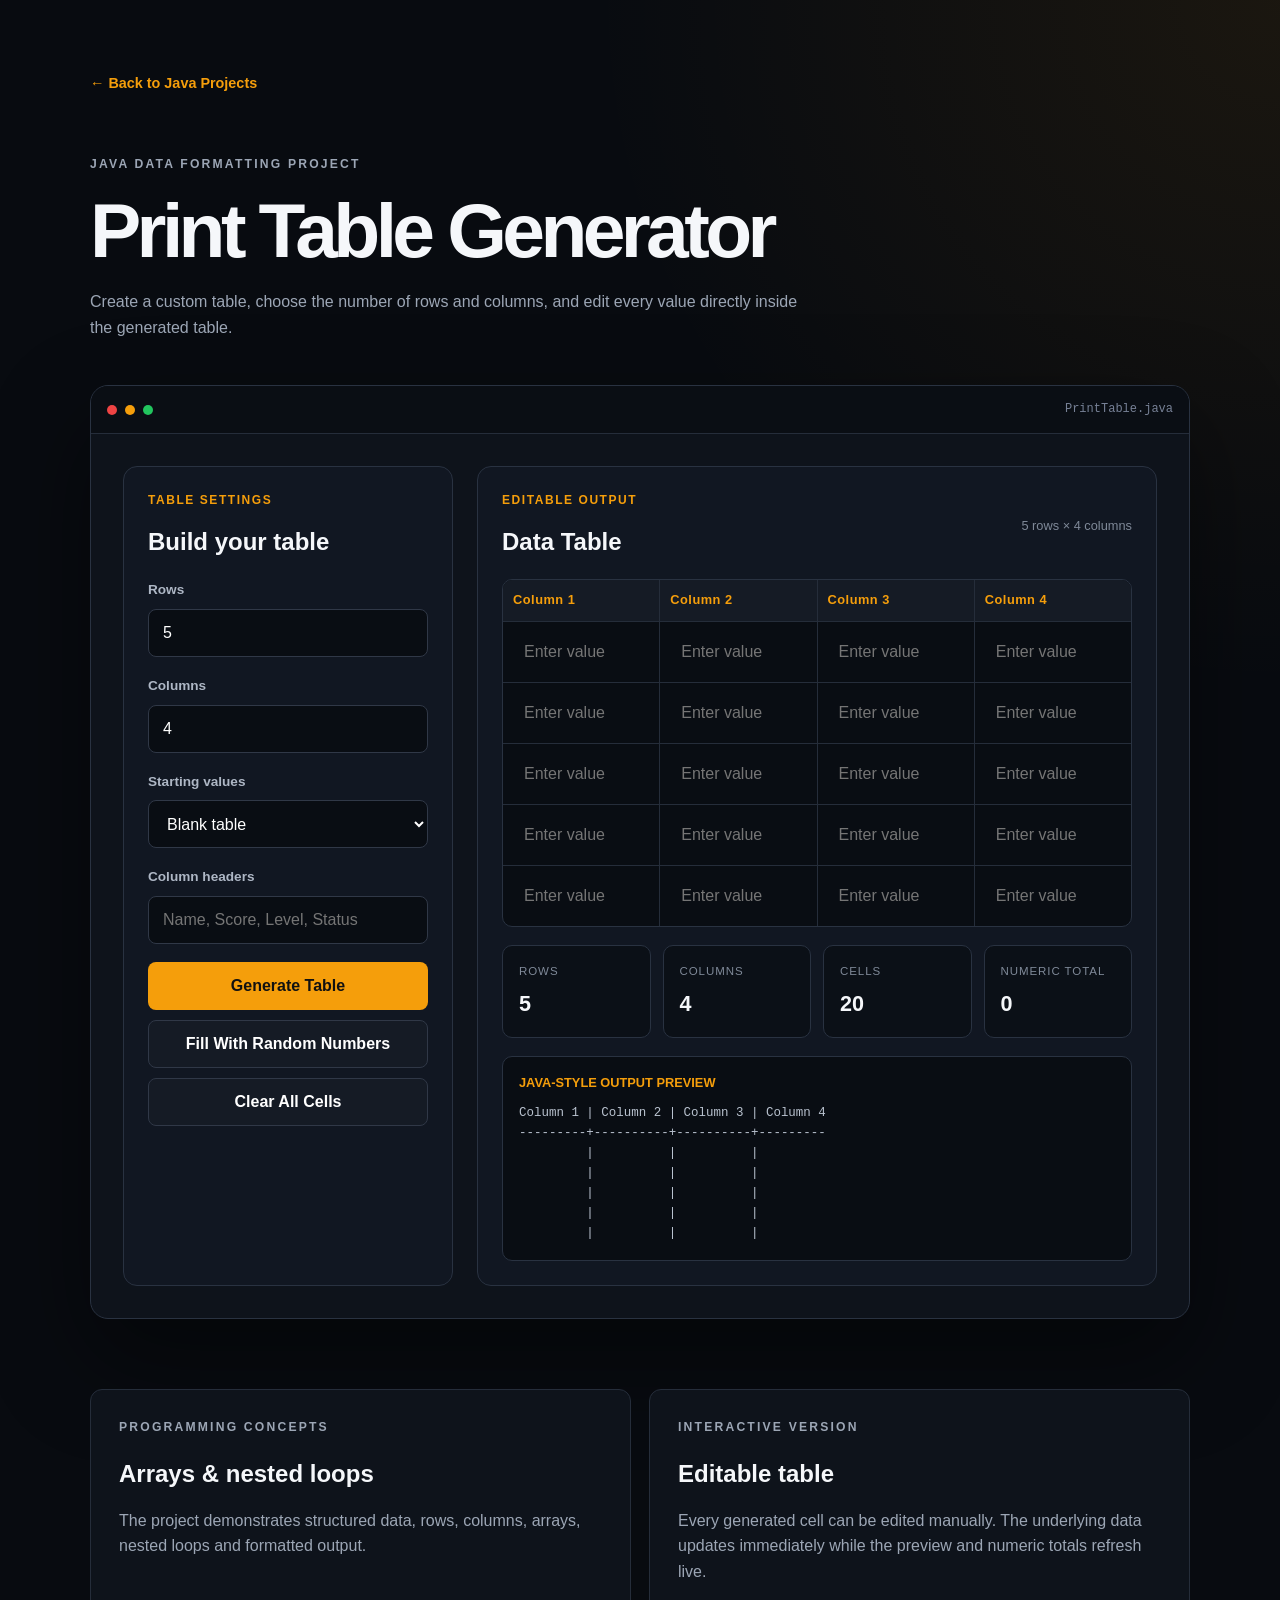
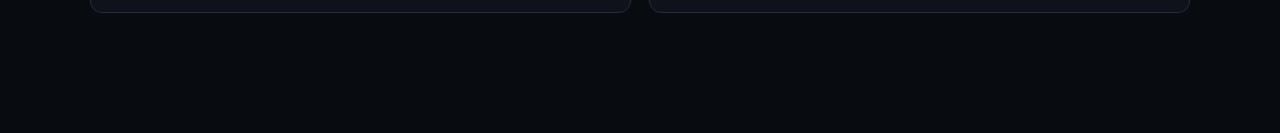
<file: projects/print-table-generator.html>
<!DOCTYPE html>
<html lang="en">

<head>
    <meta charset="UTF-8">

    <meta
        name="viewport"
        content="width=device-width, initial-scale=1.0"
    >

    <title>Print Table Generator | Java Projects</title>

    <link
        rel="stylesheet"
        href="../main.css"
    >

    <style>

        .demo-page {
            width: min(calc(100% - 40px), 1100px);
            margin: 0 auto;
            padding: 70px 0 120px;
        }

        .back-link {
            display: inline-block;
            margin-bottom: 40px;
            color: #f59e0b;
            font-size: 0.9rem;
            font-weight: 700;
        }

        .project-intro {
            margin-bottom: 45px;
        }

        .project-intro h1 {
            font-size: clamp(2.5rem, 6vw, 4.8rem);
            line-height: 1;
            letter-spacing: -0.06em;
        }

        .project-intro p {
            max-width: 720px;
            margin-top: 20px;
            color: #9ca6b5;
        }

        .app-shell {
            overflow: hidden;
            margin-top: 45px;
            border: 1px solid #293241;
            border-radius: 18px;
            background: #0e131b;
            box-shadow: 0 40px 100px rgba(0, 0, 0, 0.45);
        }

        .window-bar {
            height: 48px;
            display: flex;
            align-items: center;
            gap: 8px;
            padding: 0 16px;
            border-bottom: 1px solid #252d3a;
            background: #0a0e14;
        }

        .window-dot {
            width: 10px;
            height: 10px;
            border-radius: 50%;
        }

        .window-dot:nth-child(1) {
            background: #ef4444;
        }

        .window-dot:nth-child(2) {
            background: #f59e0b;
        }

        .window-dot:nth-child(3) {
            background: #22c55e;
        }

        .window-title {
            margin-left: auto;
            color: #778196;
            font-family: monospace;
            font-size: 0.75rem;
        }

        .app-content {
            display: grid;
            grid-template-columns: 330px 1fr;
            gap: 24px;
            padding: 32px;
        }

        .panel {
            padding: 24px;
            border: 1px solid #293241;
            border-radius: 14px;
            background: #111722;
        }

        .eyebrow-local {
            display: block;
            margin-bottom: 12px;
            color: #f59e0b;
            font-size: 0.75rem;
            font-weight: 800;
            letter-spacing: 0.13em;
        }

        .panel h2 {
            margin-bottom: 18px;
        }

        .field {
            margin-bottom: 18px;
        }

        .field label {
            display: block;
            margin-bottom: 8px;
            color: #aeb7c5;
            font-size: 0.85rem;
            font-weight: 700;
        }

        .field input,
        .field select {
            width: 100%;
            height: 48px;
            padding: 0 14px;
            border: 1px solid #303847;
            border-radius: 8px;
            outline: none;
            background: #090d13;
            color: white;
            font: inherit;
        }

        .field input:focus,
        .field select:focus {
            border-color: #f59e0b;
        }

        .button-stack {
            display: grid;
            gap: 10px;
        }

        .primary-button,
        .secondary-button {
            min-height: 48px;
            border-radius: 8px;
            cursor: pointer;
            font-weight: 800;
        }

        .primary-button {
            border: none;
            background: #f59e0b;
            color: #111;
        }

        .secondary-button {
            border: 1px solid #303847;
            background: #151b25;
            color: white;
        }

        .table-panel {
            min-width: 0;
        }

        .table-toolbar {
            display: flex;
            justify-content: space-between;
            align-items: center;
            gap: 12px;
            margin-bottom: 18px;
        }

        .table-toolbar h2 {
            margin: 0;
        }

        .table-meta {
            color: #7f8998;
            font-size: 0.8rem;
        }

        .table-wrap {
            overflow-x: auto;
            border: 1px solid #293241;
            border-radius: 10px;
            background: #090d13;
        }

        table {
            width: 100%;
            border-collapse: collapse;
            min-width: 500px;
        }

        th,
        td {
            padding: 10px;
            border-bottom: 1px solid #252d3a;
            border-right: 1px solid #252d3a;
            text-align: left;
        }

        th:last-child,
        td:last-child {
            border-right: none;
        }

        tr:last-child td {
            border-bottom: none;
        }

        th {
            background: #151b25;
            color: #f59e0b;
            font-size: 0.8rem;
            letter-spacing: 0.04em;
        }

        .table-input {
            width: 100%;
            min-width: 90px;
            height: 40px;
            padding: 0 10px;
            border: 1px solid transparent;
            border-radius: 6px;
            outline: none;
            background: transparent;
            color: #d3dae4;
            font: inherit;
        }

        .table-input:hover {
            border-color: #303847;
            background: #111722;
        }

        .table-input:focus {
            border-color: #f59e0b;
            background: #111722;
        }

        .empty-state {
            padding: 40px 20px;
            text-align: center;
            color: #7f8998;
        }

        .stats-grid {
            display: grid;
            grid-template-columns: repeat(4, 1fr);
            gap: 12px;
            margin-top: 18px;
        }

        .stat-card {
            padding: 16px;
            border: 1px solid #293241;
            border-radius: 10px;
            background: #0b1017;
        }

        .stat-card span {
            display: block;
            color: #7f8998;
            font-size: 0.72rem;
            text-transform: uppercase;
            letter-spacing: 0.08em;
        }

        .stat-card strong {
            display: block;
            margin-top: 7px;
            font-size: 1.35rem;
        }

        .preview-box {
            margin-top: 18px;
            padding: 16px;
            border: 1px solid #293241;
            border-radius: 10px;
            background: #090d13;
        }

        .preview-box h3 {
            margin-bottom: 10px;
            color: #f59e0b;
            font-size: 0.8rem;
        }

        .preview-box pre {
            overflow-x: auto;
            color: #b9c2cf;
            font-family: monospace;
            font-size: 0.78rem;
            line-height: 1.6;
            white-space: pre;
        }

        .project-details {
            display: grid;
            grid-template-columns: repeat(2, 1fr);
            gap: 18px;
            margin-top: 70px;
        }

        .info-card {
            padding: 28px;
            border: 1px solid #252d3a;
            border-radius: 12px;
            background: #0e131b;
        }

        .info-card h2 {
            margin-bottom: 14px;
        }

        .info-card p {
            color: #9ca6b5;
        }

        @media (max-width: 850px) {

            .app-content {
                grid-template-columns: 1fr;
            }

            .stats-grid {
                grid-template-columns: repeat(2, 1fr);
            }

        }

        @media (max-width: 600px) {

            .stats-grid,
            .project-details {
                grid-template-columns: 1fr;
            }

            .table-toolbar {
                align-items: flex-start;
                flex-direction: column;
            }

        }

    </style>

</head>

<body>

    <main class="demo-page">

        <a
            href="../index.html#projects"
            class="back-link"
        >
            ← Back to Java Projects
        </a>

        <section class="project-intro">

            <p class="eyebrow">
                JAVA DATA FORMATTING PROJECT
            </p>

            <h1>
                Print Table Generator
            </h1>

            <p>
                Create a custom table, choose the number of rows and columns,
                and edit every value directly inside the generated table.
            </p>

        </section>


        <section class="app-shell">

            <div class="window-bar">

                <span class="window-dot"></span>
                <span class="window-dot"></span>
                <span class="window-dot"></span>

                <span class="window-title">
                    PrintTable.java
                </span>

            </div>


            <div class="app-content">

                <section class="panel">

                    <span class="eyebrow-local">
                        TABLE SETTINGS
                    </span>

                    <h2>
                        Build your table
                    </h2>


                    <div class="field">

                        <label for="rowCount">
                            Rows
                        </label>

                        <input
                            id="rowCount"
                            type="number"
                            min="1"
                            max="20"
                            value="5"
                        >

                    </div>


                    <div class="field">

                        <label for="columnCount">
                            Columns
                        </label>

                        <input
                            id="columnCount"
                            type="number"
                            min="1"
                            max="8"
                            value="4"
                        >

                    </div>


                    <div class="field">

                        <label for="dataType">
                            Starting values
                        </label>

                        <select id="dataType">

                            <option value="blank">
                                Blank table
                            </option>

                            <option value="numbers">
                                Sequential numbers
                            </option>

                            <option value="random">
                                Random numbers
                            </option>

                        </select>

                    </div>


                    <div class="field">

                        <label for="customHeaders">
                            Column headers
                        </label>

                        <input
                            id="customHeaders"
                            type="text"
                            placeholder="Name, Score, Level, Status"
                        >

                    </div>


                    <div class="button-stack">

                        <button
                            id="generateButton"
                            class="primary-button"
                        >
                            Generate Table
                        </button>

                        <button
                            id="randomizeButton"
                            class="secondary-button"
                        >
                            Fill With Random Numbers
                        </button>

                        <button
                            id="clearButton"
                            class="secondary-button"
                        >
                            Clear All Cells
                        </button>

                    </div>

                </section>


                <section class="panel table-panel">

                    <div class="table-toolbar">

                        <div>

                            <span class="eyebrow-local">
                                EDITABLE OUTPUT
                            </span>

                            <h2>
                                Data Table
                            </h2>

                        </div>

                        <span
                            id="tableMeta"
                            class="table-meta"
                        >
                            5 rows × 4 columns
                        </span>

                    </div>


                    <div
                        id="tableWrap"
                        class="table-wrap"
                    ></div>


                    <div class="stats-grid">

                        <div class="stat-card">

                            <span>
                                Rows
                            </span>

                            <strong id="statRows">
                                5
                            </strong>

                        </div>


                        <div class="stat-card">

                            <span>
                                Columns
                            </span>

                            <strong id="statColumns">
                                4
                            </strong>

                        </div>


                        <div class="stat-card">

                            <span>
                                Cells
                            </span>

                            <strong id="statCells">
                                20
                            </strong>

                        </div>


                        <div class="stat-card">

                            <span>
                                Numeric total
                            </span>

                            <strong id="statTotal">
                                0
                            </strong>

                        </div>

                    </div>


                    <div class="preview-box">

                        <h3>
                            JAVA-STYLE OUTPUT PREVIEW
                        </h3>

                        <pre id="consolePreview"></pre>

                    </div>

                </section>

            </div>

        </section>


        <section class="project-details">

            <article class="info-card">

                <p class="eyebrow">
                    PROGRAMMING CONCEPTS
                </p>

                <h2>
                    Arrays & nested loops
                </h2>

                <p>
                    The project demonstrates structured data, rows,
                    columns, arrays, nested loops and formatted output.
                </p>

            </article>


            <article class="info-card">

                <p class="eyebrow">
                    INTERACTIVE VERSION
                </p>

                <h2>
                    Editable table
                </h2>

                <p>
                    Every generated cell can be edited manually. The
                    underlying data updates immediately while the preview
                    and numeric totals refresh live.
                </p>

            </article>

        </section>

    </main>


    <script>

        let currentData = [];


        const rowCount =
            document.getElementById(
                "rowCount"
            );

        const columnCount =
            document.getElementById(
                "columnCount"
            );

        const dataType =
            document.getElementById(
                "dataType"
            );

        const customHeaders =
            document.getElementById(
                "customHeaders"
            );

        const tableWrap =
            document.getElementById(
                "tableWrap"
            );

        const tableMeta =
            document.getElementById(
                "tableMeta"
            );

        const statRows =
            document.getElementById(
                "statRows"
            );

        const statColumns =
            document.getElementById(
                "statColumns"
            );

        const statCells =
            document.getElementById(
                "statCells"
            );

        const statTotal =
            document.getElementById(
                "statTotal"
            );

        const consolePreview =
            document.getElementById(
                "consolePreview"
            );


        function getHeaders(
            columns
        ) {

            const typedHeaders =
                customHeaders.value
                    .split(",")
                    .map(
                        value =>
                            value.trim()
                    )
                    .filter(Boolean);


            const headers = [];


            for (
                let i = 0;
                i < columns;
                i++
            ) {

                headers.push(
                    typedHeaders[i] ||
                    `Column ${i + 1}`
                );

            }


            return headers;

        }


        function createStartingValue(
            row,
            column
        ) {

            if (
                dataType.value ===
                "numbers"
            ) {

                return String(
                    row *
                    Number(
                        columnCount.value
                    ) +
                    column +
                    1
                );

            }


            if (
                dataType.value ===
                "random"
            ) {

                return String(
                    Math.floor(
                        Math.random() *
                        100
                    )
                );

            }


            return "";

        }


        function generateTable() {

            const rows =
                Math.max(
                    1,
                    Math.min(
                        20,
                        Number(
                            rowCount.value
                        ) || 1
                    )
                );


            const columns =
                Math.max(
                    1,
                    Math.min(
                        8,
                        Number(
                            columnCount.value
                        ) || 1
                    )
                );


            rowCount.value =
                rows;

            columnCount.value =
                columns;


            currentData = [];


            for (
                let row = 0;
                row < rows;
                row++
            ) {

                const rowData = [];


                for (
                    let column = 0;
                    column < columns;
                    column++
                ) {

                    rowData.push(
                        createStartingValue(
                            row,
                            column
                        )
                    );

                }


                currentData.push(
                    rowData
                );

            }


            renderTable();

        }


        function renderTable() {

            if (
                currentData.length ===
                0
            ) {

                tableWrap.innerHTML = `
                    <div class="empty-state">
                        Generate a table to begin.
                    </div>
                `;

                return;

            }


            const rows =
                currentData.length;

            const columns =
                currentData[0].length;

            const headers =
                getHeaders(
                    columns
                );


            const table =
                document.createElement(
                    "table"
                );


            const thead =
                document.createElement(
                    "thead"
                );


            const headerRow =
                document.createElement(
                    "tr"
                );


            headers.forEach(
                header => {

                    const th =
                        document.createElement(
                            "th"
                        );

                    th.textContent =
                        header;

                    headerRow.appendChild(
                        th
                    );

                }
            );


            thead.appendChild(
                headerRow
            );

            table.appendChild(
                thead
            );


            const tbody =
                document.createElement(
                    "tbody"
                );


            currentData.forEach(
                (
                    row,
                    rowIndex
                ) => {

                    const tr =
                        document.createElement(
                            "tr"
                        );


                    row.forEach(
                        (
                            value,
                            columnIndex
                        ) => {

                            const td =
                                document.createElement(
                                    "td"
                                );


                            const input =
                                document.createElement(
                                    "input"
                                );


                            input.className =
                                "table-input";

                            input.type =
                                "text";

                            input.value =
                                value;

                            input.placeholder =
                                "Enter value";


                            input.addEventListener(
                                "input",
                                event => {

                                    currentData[
                                        rowIndex
                                    ][
                                        columnIndex
                                    ] =
                                        event.target
                                            .value;


                                    updateStats();

                                    updateConsolePreview();

                                }
                            );


                            td.appendChild(
                                input
                            );


                            tr.appendChild(
                                td
                            );

                        }
                    );


                    tbody.appendChild(
                        tr
                    );

                }
            );


            table.appendChild(
                tbody
            );


            tableWrap.innerHTML =
                "";

            tableWrap.appendChild(
                table
            );


            tableMeta.textContent =
                `${rows} rows × ${columns} columns`;


            updateStats();

            updateConsolePreview();

        }


        function updateStats() {

            const rows =
                currentData.length;


            const columns =
                rows > 0
                    ? currentData[0].length
                    : 0;


            const numericTotal =
                currentData.reduce(
                    (
                        tableSum,
                        row
                    ) => {

                        return (
                            tableSum +
                            row.reduce(
                                (
                                    rowSum,
                                    value
                                ) => {

                                    const number =
                                        Number(
                                            value
                                        );


                                    return (
                                        rowSum +
                                        (
                                            Number.isFinite(
                                                number
                                            ) &&
                                            value !== ""
                                                ? number
                                                : 0
                                        )
                                    );

                                },
                                0
                            )
                        );

                    },
                    0
                );


            statRows.textContent =
                rows;

            statColumns.textContent =
                columns;

            statCells.textContent =
                rows *
                columns;

            statTotal.textContent =
                numericTotal;

        }


        function randomizeTable() {

            if (
                currentData.length ===
                0
            ) {

                generateTable();

            }


            currentData =
                currentData.map(
                    row =>
                        row.map(
                            () =>
                                String(
                                    Math.floor(
                                        Math.random() *
                                        100
                                    )
                                )
                        )
                );


            renderTable();

        }


        function clearTable() {

            currentData =
                currentData.map(
                    row =>
                        row.map(
                            () => ""
                        )
                );


            renderTable();

        }


        function updateConsolePreview() {

            if (
                currentData.length ===
                0
            ) {

                consolePreview.textContent =
                    "";

                return;

            }


            const headers =
                getHeaders(
                    currentData[0].length
                );


            const allRows = [
                headers,
                ...currentData
            ];


            const columnWidths =
                headers.map(
                    (
                        _,
                        columnIndex
                    ) => {

                        return Math.max(
                            ...allRows.map(
                                row =>
                                    String(
                                        row[
                                            columnIndex
                                        ] ?? ""
                                    ).length
                            ),
                            6
                        );

                    }
                );


            const output =
                allRows
                    .map(
                        (
                            row,
                            rowIndex
                        ) => {

                            const line =
                                row.map(
                                    (
                                        value,
                                        columnIndex
                                    ) => {

                                        return String(
                                            value ?? ""
                                        ).padEnd(
                                            columnWidths[
                                                columnIndex
                                            ]
                                        );

                                    }
                                )
                                .join(
                                    " | "
                                );


                            if (
                                rowIndex ===
                                0
                            ) {

                                const divider =
                                    columnWidths
                                        .map(
                                            width =>
                                                "-".repeat(
                                                    width
                                                )
                                        )
                                        .join(
                                            "-+-"
                                        );


                                return (
                                    line +
                                    "\n" +
                                    divider
                                );

                            }


                            return line;

                        }
                    )
                    .join(
                        "\n"
                    );


            consolePreview.textContent =
                output;

        }


        document
            .getElementById(
                "generateButton"
            )
            .addEventListener(
                "click",
                generateTable
            );


        document
            .getElementById(
                "randomizeButton"
            )
            .addEventListener(
                "click",
                randomizeTable
            );


        document
            .getElementById(
                "clearButton"
            )
            .addEventListener(
                "click",
                clearTable
            );


        customHeaders.addEventListener(
            "input",
            () => {

                if (
                    currentData.length >
                    0
                ) {

                    renderTable();

                }

            }
        );


        generateTable();

    </script>

</body>

</html>
</file>
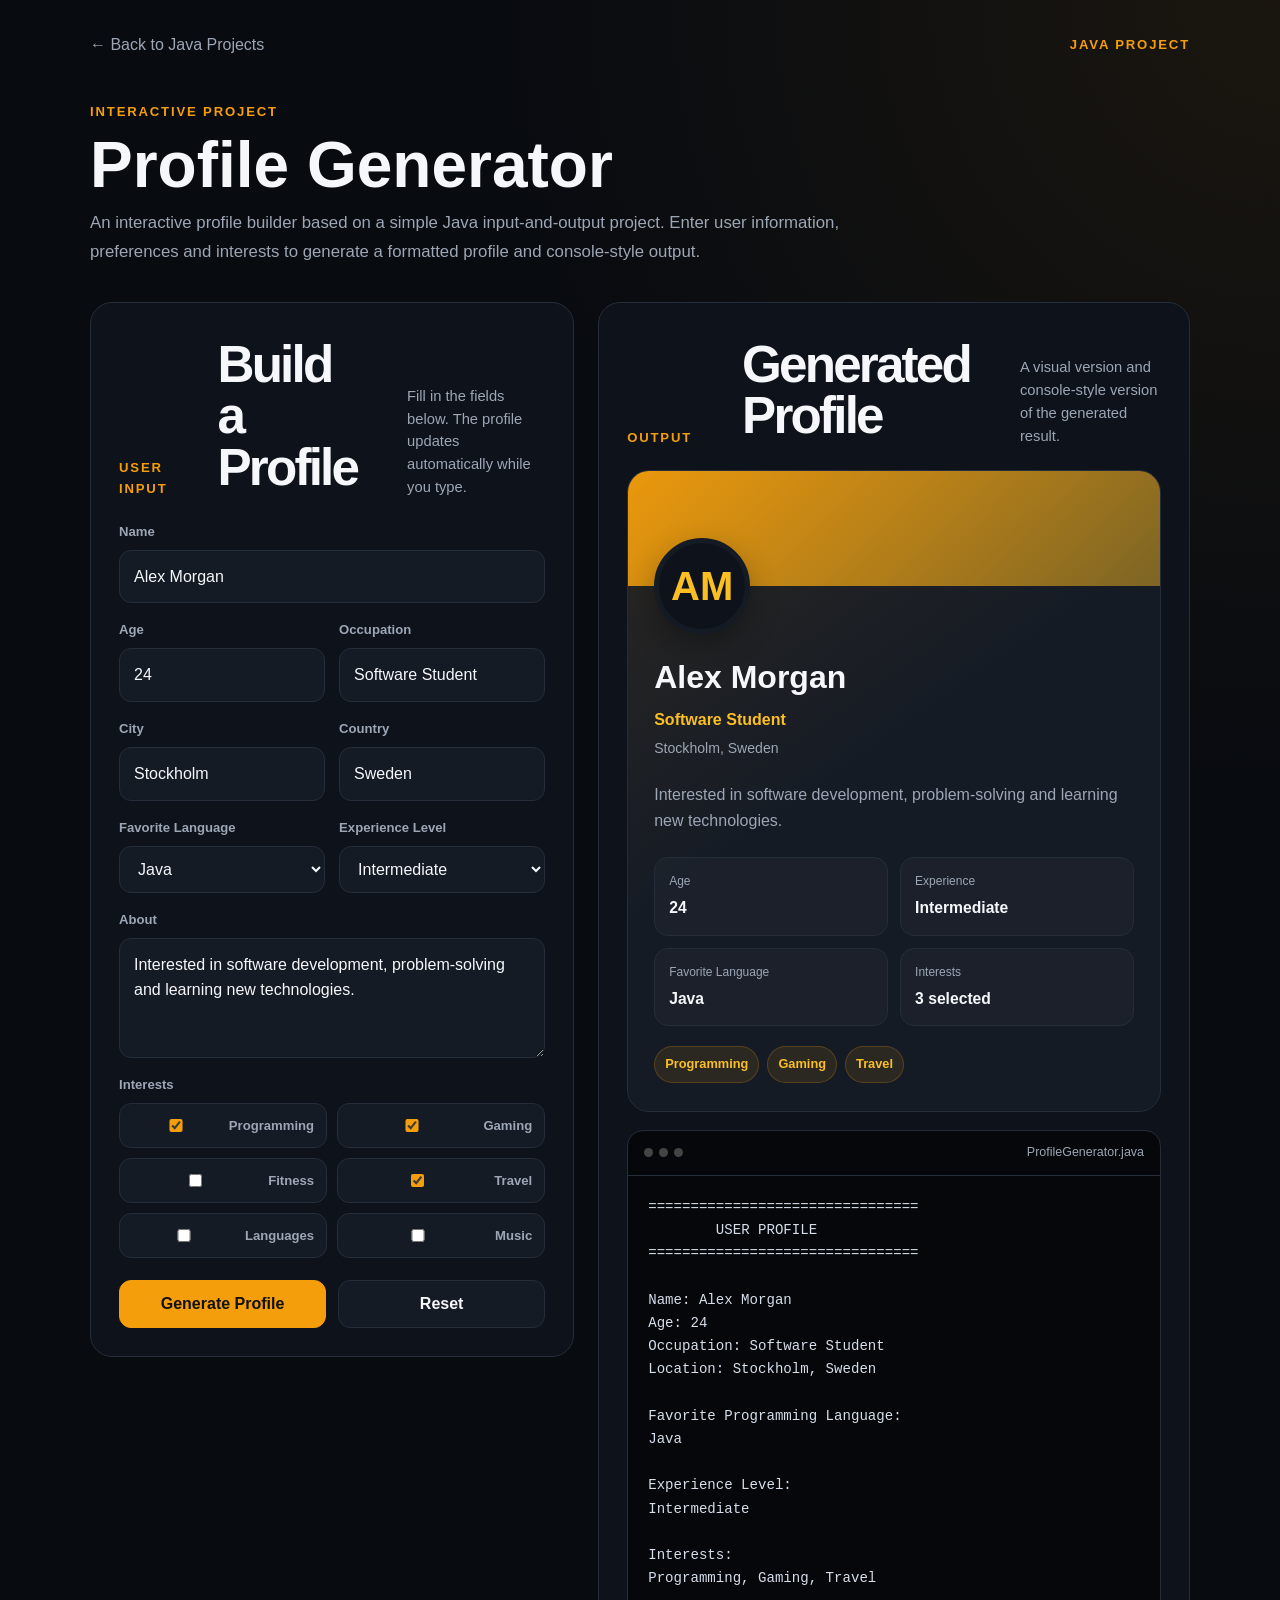
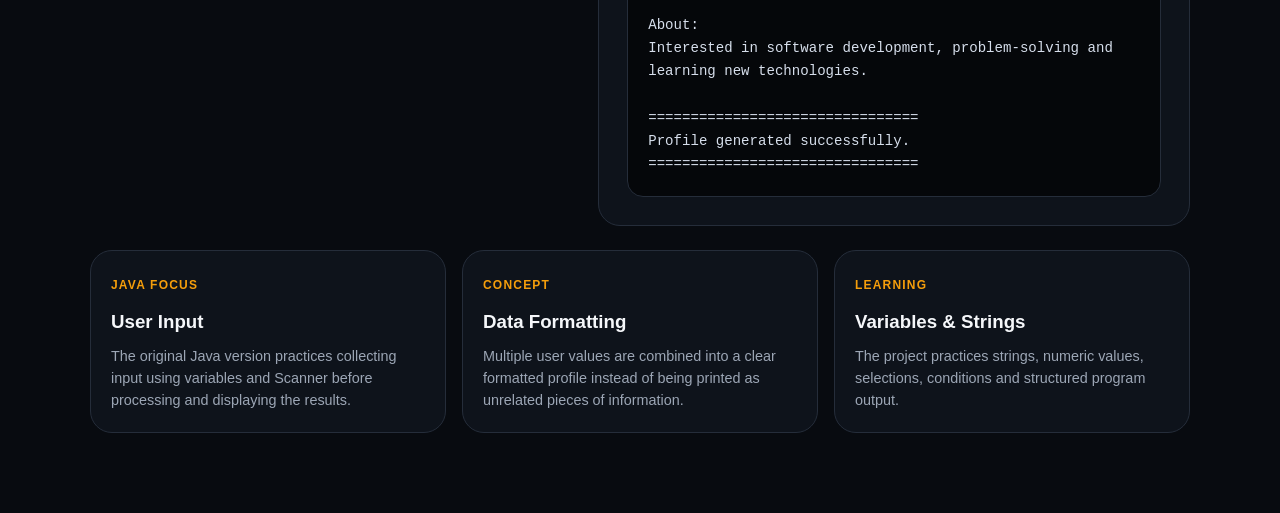
<file: projects/profile-generator.html>
<!DOCTYPE html>
<html lang="en">
<head>
    <meta charset="UTF-8">

    <meta
        name="viewport"
        content="width=device-width, initial-scale=1.0"
    >

    <meta
        name="description"
        content="Interactive Profile Generator project by Razmus Pålsson."
    >

    <title>Profile Generator | Java Projects</title>

    <link
        rel="stylesheet"
        href="../main.css"
    >

    <style>
        .project-page {
            min-height: 100vh;
            padding: 32px 20px 80px;
        }

        .project-shell {
            width: min(1100px, 100%);
            margin: 0 auto;
        }

        .project-nav {
            display: flex;
            justify-content: space-between;
            align-items: center;
            gap: 16px;
            margin-bottom: 40px;
        }

        .back-link {
            color: var(--muted);
            text-decoration: none;
            transition: 0.2s ease;
        }

        .back-link:hover {
            color: var(--accent-light);
        }

        .project-label {
            color: var(--accent);
            font-size: 0.82rem;
            font-weight: 700;
            letter-spacing: 0.14em;
            text-transform: uppercase;
        }

        .project-header {
            margin-bottom: 36px;
        }

        .project-header h1 {
            margin: 10px 0 12px;
            font-size: clamp(2.2rem, 6vw, 4rem);
            line-height: 1;
        }

        .project-header p {
            max-width: 760px;
            color: var(--muted);
            line-height: 1.7;
            font-size: 1.05rem;
        }

        .generator-layout {
            display: grid;
            grid-template-columns: 0.9fr 1.1fr;
            gap: 24px;
            align-items: start;
        }

        .form-card,
        .preview-card,
        .detail-card {
            background: var(--surface);
            border: 1px solid var(--border);
            border-radius: 22px;
        }

        .form-card,
        .preview-card {
            padding: 28px;
        }

        .section-heading {
            margin-bottom: 22px;
        }

        .section-heading h2 {
            margin: 8px 0 6px;
        }

        .section-heading p {
            margin: 0;
            color: var(--muted);
            font-size: 0.92rem;
            line-height: 1.55;
        }

        .profile-form {
            display: grid;
            gap: 16px;
        }

        .form-group {
            display: grid;
            gap: 8px;
        }

        .form-group label {
            color: var(--muted);
            font-size: 0.82rem;
            font-weight: 600;
        }

        .form-group input,
        .form-group select,
        .form-group textarea {
            width: 100%;
            box-sizing: border-box;
            border: 1px solid var(--border);
            border-radius: 12px;
            background: var(--surface-light);
            color: var(--text);
            font: inherit;
            padding: 13px 14px;
            outline: none;
            transition: 0.2s ease;
        }

        .form-group textarea {
            min-height: 120px;
            resize: vertical;
        }

        .form-group input:focus,
        .form-group select:focus,
        .form-group textarea:focus {
            border-color: var(--accent);
            box-shadow: 0 0 0 3px rgba(245, 158, 11, 0.08);
        }

        .form-row {
            display: grid;
            grid-template-columns: 1fr 1fr;
            gap: 14px;
        }

        .interest-grid {
            display: grid;
            grid-template-columns: repeat(2, 1fr);
            gap: 10px;
        }

        .interest-option {
            display: flex;
            align-items: center;
            gap: 9px;
            padding: 11px 12px;
            border-radius: 12px;
            border: 1px solid var(--border);
            background: var(--surface-light);
            cursor: pointer;
            transition: 0.2s ease;
        }

        .interest-option:hover {
            border-color: rgba(245, 158, 11, 0.5);
        }

        .interest-option input {
            accent-color: var(--accent);
        }

        .form-actions {
            display: grid;
            grid-template-columns: 1fr 1fr;
            gap: 12px;
            margin-top: 6px;
        }

        .action-button {
            min-height: 48px;
            border-radius: 12px;
            border: 1px solid var(--border);
            font: inherit;
            font-weight: 700;
            cursor: pointer;
            transition: 0.2s ease;
        }

        .action-button:hover {
            transform: translateY(-2px);
        }

        .action-button.primary {
            background: var(--accent);
            color: #111;
            border-color: var(--accent);
        }

        .action-button.secondary {
            background: var(--surface-light);
            color: var(--text);
        }

        .preview-wrap {
            display: grid;
            gap: 18px;
        }

        .profile-preview {
            position: relative;
            overflow: hidden;
            border-radius: 22px;
            border: 1px solid var(--border);
            background:
                linear-gradient(
                    145deg,
                    rgba(245, 158, 11, 0.1),
                    transparent 45%
                ),
                var(--surface-light);
            min-height: 500px;
        }

        .profile-banner {
            height: 115px;
            background:
                linear-gradient(
                    135deg,
                    rgba(245, 158, 11, 0.95),
                    rgba(251, 191, 36, 0.45)
                );
        }

        .profile-content {
            padding: 0 26px 28px;
        }

        .avatar {
            width: 96px;
            height: 96px;
            margin-top: -48px;
            border-radius: 50%;
            display: grid;
            place-items: center;
            border: 5px solid var(--surface-light);
            background: var(--surface);
            font-size: 2.5rem;
            font-weight: 800;
            color: var(--accent-light);
            box-shadow: 0 12px 30px rgba(0, 0, 0, 0.3);
        }

        .profile-name {
            margin: 18px 0 4px;
            font-size: 2rem;
        }

        .profile-role {
            color: var(--accent-light);
            font-weight: 700;
            margin-bottom: 5px;
        }

        .profile-location {
            color: var(--muted);
            font-size: 0.88rem;
        }

        .profile-bio {
            margin: 22px 0;
            color: var(--muted);
            line-height: 1.65;
        }

        .profile-meta {
            display: grid;
            grid-template-columns: repeat(2, 1fr);
            gap: 12px;
            margin: 20px 0;
        }

        .meta-box {
            padding: 14px;
            border-radius: 14px;
            background: rgba(255, 255, 255, 0.025);
            border: 1px solid var(--border);
        }

        .meta-box span {
            display: block;
            color: var(--muted);
            font-size: 0.75rem;
            margin-bottom: 4px;
        }

        .meta-box strong {
            font-size: 0.98rem;
        }

        .interest-list {
            display: flex;
            flex-wrap: wrap;
            gap: 8px;
        }

        .interest-tag {
            padding: 7px 10px;
            border-radius: 999px;
            background: rgba(245, 158, 11, 0.1);
            color: var(--accent-light);
            border: 1px solid rgba(245, 158, 11, 0.22);
            font-size: 0.8rem;
            font-weight: 600;
        }

        .console-box {
            border-radius: 16px;
            overflow: hidden;
            border: 1px solid var(--border);
            background: #05070a;
        }

        .console-header {
            display: flex;
            align-items: center;
            justify-content: space-between;
            gap: 16px;
            padding: 12px 16px;
            border-bottom: 1px solid var(--border);
            color: var(--muted);
            font-size: 0.78rem;
        }

        .console-dots {
            display: flex;
            gap: 6px;
        }

        .console-dot {
            width: 9px;
            height: 9px;
            border-radius: 50%;
            background: #444;
        }

        .console-output {
            margin: 0;
            padding: 20px;
            min-height: 220px;
            overflow-x: auto;
            white-space: pre-wrap;
            color: #d6deeb;
            font-family:
                "SFMono-Regular",
                Consolas,
                "Liberation Mono",
                monospace;
            font-size: 0.88rem;
            line-height: 1.65;
        }

        .project-details {
            margin-top: 24px;
            display: grid;
            grid-template-columns: repeat(3, 1fr);
            gap: 16px;
        }

        .detail-card {
            padding: 20px;
        }

        .detail-card span {
            color: var(--accent);
            font-size: 0.75rem;
            font-weight: 700;
            letter-spacing: 0.1em;
            text-transform: uppercase;
        }

        .detail-card h3 {
            margin: 10px 0 8px;
        }

        .detail-card p {
            margin: 0;
            color: var(--muted);
            line-height: 1.55;
            font-size: 0.9rem;
        }

        @media (max-width: 900px) {
            .generator-layout {
                grid-template-columns: 1fr;
            }

            .project-details {
                grid-template-columns: 1fr;
            }
        }

        @media (max-width: 600px) {
            .form-row,
            .interest-grid,
            .form-actions,
            .profile-meta {
                grid-template-columns: 1fr;
            }

            .form-card,
            .preview-card {
                padding: 20px;
            }
        }
    </style>
</head>

<body>

    <main class="project-page">

        <div class="project-shell">

            <nav class="project-nav">

                <a
                    class="back-link"
                    href="../index.html"
                >
                    ← Back to Java Projects
                </a>

                <span class="project-label">
                    Java Project
                </span>

            </nav>

            <header class="project-header">

                <span class="project-label">
                    Interactive Project
                </span>

                <h1>
                    Profile Generator
                </h1>

                <p>
                    An interactive profile builder based on a simple
                    Java input-and-output project. Enter user information,
                    preferences and interests to generate a formatted
                    profile and console-style output.
                </p>

            </header>

            <div class="generator-layout">

                <!-- ========================= -->
                <!-- FORM -->
                <!-- ========================= -->

                <section class="form-card">

                    <div class="section-heading">

                        <span class="project-label">
                            User Input
                        </span>

                        <h2>
                            Build a Profile
                        </h2>

                        <p>
                            Fill in the fields below. The profile updates
                            automatically while you type.
                        </p>

                    </div>

                    <form
                        class="profile-form"
                        id="profileForm"
                    >

                        <div class="form-group">

                            <label for="name">
                                Name
                            </label>

                            <input
                                id="name"
                                type="text"
                                placeholder="Example: Alex Morgan"
                                value="Alex Morgan"
                            >

                        </div>

                        <div class="form-row">

                            <div class="form-group">

                                <label for="age">
                                    Age
                                </label>

                                <input
                                    id="age"
                                    type="number"
                                    min="1"
                                    max="120"
                                    value="24"
                                >

                            </div>

                            <div class="form-group">

                                <label for="occupation">
                                    Occupation
                                </label>

                                <input
                                    id="occupation"
                                    type="text"
                                    value="Software Student"
                                    placeholder="Example: Developer"
                                >

                            </div>

                        </div>

                        <div class="form-row">

                            <div class="form-group">

                                <label for="city">
                                    City
                                </label>

                                <input
                                    id="city"
                                    type="text"
                                    value="Stockholm"
                                    placeholder="Example: Stockholm"
                                >

                            </div>

                            <div class="form-group">

                                <label for="country">
                                    Country
                                </label>

                                <input
                                    id="country"
                                    type="text"
                                    value="Sweden"
                                    placeholder="Example: Sweden"
                                >

                            </div>

                        </div>

                        <div class="form-row">

                            <div class="form-group">

                                <label for="favoriteLanguage">
                                    Favorite Language
                                </label>

                                <select id="favoriteLanguage">

                                    <option value="Java">
                                        Java
                                    </option>

                                    <option value="Python">
                                        Python
                                    </option>

                                    <option value="JavaScript">
                                        JavaScript
                                    </option>

                                    <option value="C#">
                                        C#
                                    </option>

                                    <option value="C++">
                                        C++
                                    </option>

                                </select>

                            </div>

                            <div class="form-group">

                                <label for="experience">
                                    Experience Level
                                </label>

                                <select id="experience">

                                    <option value="Beginner">
                                        Beginner
                                    </option>

                                    <option
                                        value="Intermediate"
                                        selected
                                    >
                                        Intermediate
                                    </option>

                                    <option value="Advanced">
                                        Advanced
                                    </option>

                                </select>

                            </div>

                        </div>

                        <div class="form-group">

                            <label for="bio">
                                About
                            </label>

                            <textarea
                                id="bio"
                                placeholder="Write a short profile description..."
                            >Interested in software development, problem-solving and learning new technologies.</textarea>

                        </div>

                        <div class="form-group">

                            <label>
                                Interests
                            </label>

                            <div class="interest-grid">

                                <label class="interest-option">
                                    <input
                                        type="checkbox"
                                        value="Programming"
                                        checked
                                    >
                                    Programming
                                </label>

                                <label class="interest-option">
                                    <input
                                        type="checkbox"
                                        value="Gaming"
                                        checked
                                    >
                                    Gaming
                                </label>

                                <label class="interest-option">
                                    <input
                                        type="checkbox"
                                        value="Fitness"
                                    >
                                    Fitness
                                </label>

                                <label class="interest-option">
                                    <input
                                        type="checkbox"
                                        value="Travel"
                                        checked
                                    >
                                    Travel
                                </label>

                                <label class="interest-option">
                                    <input
                                        type="checkbox"
                                        value="Languages"
                                    >
                                    Languages
                                </label>

                                <label class="interest-option">
                                    <input
                                        type="checkbox"
                                        value="Music"
                                    >
                                    Music
                                </label>

                            </div>

                        </div>

                        <div class="form-actions">

                            <button
                                class="action-button primary"
                                type="button"
                                id="generateButton"
                            >
                                Generate Profile
                            </button>

                            <button
                                class="action-button secondary"
                                type="button"
                                id="resetButton"
                            >
                                Reset
                            </button>

                        </div>

                    </form>

                </section>

                <!-- ========================= -->
                <!-- PREVIEW -->
                <!-- ========================= -->

                <section class="preview-card">

                    <div class="section-heading">

                        <span class="project-label">
                            Output
                        </span>

                        <h2>
                            Generated Profile
                        </h2>

                        <p>
                            A visual version and console-style version
                            of the generated result.
                        </p>

                    </div>

                    <div class="preview-wrap">

                        <article class="profile-preview">

                            <div class="profile-banner"></div>

                            <div class="profile-content">

                                <div
                                    class="avatar"
                                    id="avatar"
                                >
                                    AM
                                </div>

                                <h2
                                    class="profile-name"
                                    id="previewName"
                                >
                                    Alex Morgan
                                </h2>

                                <div
                                    class="profile-role"
                                    id="previewOccupation"
                                >
                                    Software Student
                                </div>

                                <div
                                    class="profile-location"
                                    id="previewLocation"
                                >
                                    Stockholm, Sweden
                                </div>

                                <p
                                    class="profile-bio"
                                    id="previewBio"
                                >
                                    Interested in software development,
                                    problem-solving and learning new technologies.
                                </p>

                                <div class="profile-meta">

                                    <div class="meta-box">

                                        <span>
                                            Age
                                        </span>

                                        <strong id="previewAge">
                                            24
                                        </strong>

                                    </div>

                                    <div class="meta-box">

                                        <span>
                                            Experience
                                        </span>

                                        <strong id="previewExperience">
                                            Intermediate
                                        </strong>

                                    </div>

                                    <div class="meta-box">

                                        <span>
                                            Favorite Language
                                        </span>

                                        <strong id="previewLanguage">
                                            Java
                                        </strong>

                                    </div>

                                    <div class="meta-box">

                                        <span>
                                            Interests
                                        </span>

                                        <strong id="interestCount">
                                            3 selected
                                        </strong>

                                    </div>

                                </div>

                                <div
                                    class="interest-list"
                                    id="interestList"
                                ></div>

                            </div>

                        </article>

                        <div class="console-box">

                            <div class="console-header">

                                <div class="console-dots">
                                    <span class="console-dot"></span>
                                    <span class="console-dot"></span>
                                    <span class="console-dot"></span>
                                </div>

                                <span>
                                    ProfileGenerator.java
                                </span>

                            </div>

                            <pre
                                class="console-output"
                                id="consoleOutput"
                            ></pre>

                        </div>

                    </div>

                </section>

            </div>

            <section class="project-details">

                <article class="detail-card">

                    <span>
                        Java Focus
                    </span>

                    <h3>
                        User Input
                    </h3>

                    <p>
                        The original Java version practices collecting
                        input using variables and Scanner before processing
                        and displaying the results.
                    </p>

                </article>

                <article class="detail-card">

                    <span>
                        Concept
                    </span>

                    <h3>
                        Data Formatting
                    </h3>

                    <p>
                        Multiple user values are combined into a clear
                        formatted profile instead of being printed as
                        unrelated pieces of information.
                    </p>

                </article>

                <article class="detail-card">

                    <span>
                        Learning
                    </span>

                    <h3>
                        Variables & Strings
                    </h3>

                    <p>
                        The project practices strings, numeric values,
                        selections, conditions and structured program output.
                    </p>

                </article>

            </section>

        </div>

    </main>

    <script>
        const nameInput =
            document.getElementById("name");

        const ageInput =
            document.getElementById("age");

        const occupationInput =
            document.getElementById("occupation");

        const cityInput =
            document.getElementById("city");

        const countryInput =
            document.getElementById("country");

        const languageInput =
            document.getElementById("favoriteLanguage");

        const experienceInput =
            document.getElementById("experience");

        const bioInput =
            document.getElementById("bio");

        const interestInputs =
            document.querySelectorAll(
                '.interest-option input[type="checkbox"]'
            );

        const previewName =
            document.getElementById("previewName");

        const previewOccupation =
            document.getElementById("previewOccupation");

        const previewLocation =
            document.getElementById("previewLocation");

        const previewBio =
            document.getElementById("previewBio");

        const previewAge =
            document.getElementById("previewAge");

        const previewExperience =
            document.getElementById("previewExperience");

        const previewLanguage =
            document.getElementById("previewLanguage");

        const interestList =
            document.getElementById("interestList");

        const interestCount =
            document.getElementById("interestCount");

        const avatar =
            document.getElementById("avatar");

        const consoleOutput =
            document.getElementById("consoleOutput");

        const generateButton =
            document.getElementById("generateButton");

        const resetButton =
            document.getElementById("resetButton");

        function getInterests() {
            return Array.from(
                interestInputs
            )
                .filter(
                    input =>
                        input.checked
                )
                .map(
                    input =>
                        input.value
                );
        }

        function getInitials(name) {
            const words =
                name
                    .trim()
                    .split(/\s+/)
                    .filter(Boolean);

            if (words.length === 0) {
                return "?";
            }

            return words
                .slice(0, 2)
                .map(
                    word =>
                        word[0]
                            .toUpperCase()
                )
                .join("");
        }

        function generateProfile() {
            const name =
                nameInput.value.trim() ||
                "Unnamed User";

            const age =
                ageInput.value.trim() ||
                "Not specified";

            const occupation =
                occupationInput.value.trim() ||
                "No occupation entered";

            const city =
                cityInput.value.trim();

            const country =
                countryInput.value.trim();

            const location =
                [city, country]
                    .filter(Boolean)
                    .join(", ") ||
                "Location not specified";

            const language =
                languageInput.value;

            const experience =
                experienceInput.value;

            const bio =
                bioInput.value.trim() ||
                "No profile description provided.";

            const interests =
                getInterests();

            previewName.textContent =
                name;

            previewOccupation.textContent =
                occupation;

            previewLocation.textContent =
                location;

            previewBio.textContent =
                bio;

            previewAge.textContent =
                age;

            previewExperience.textContent =
                experience;

            previewLanguage.textContent =
                language;

            avatar.textContent =
                getInitials(name);

            interestCount.textContent =
                `${interests.length} selected`;

            interestList.innerHTML = "";

            if (interests.length === 0) {
                const emptyTag =
                    document.createElement("span");

                emptyTag.className =
                    "interest-tag";

                emptyTag.textContent =
                    "No interests selected";

                interestList.appendChild(
                    emptyTag
                );
            } else {
                interests.forEach(
                    interest => {
                        const tag =
                            document.createElement(
                                "span"
                            );

                        tag.className =
                            "interest-tag";

                        tag.textContent =
                            interest;

                        interestList.appendChild(
                            tag
                        );
                    }
                );
            }

            const interestsText =
                interests.length > 0
                    ? interests.join(", ")
                    : "None";

            consoleOutput.textContent =
`================================
        USER PROFILE
================================

Name: ${name}
Age: ${age}
Occupation: ${occupation}
Location: ${location}

Favorite Programming Language:
${language}

Experience Level:
${experience}

Interests:
${interestsText}

About:
${bio}

================================
Profile generated successfully.
================================`;
        }

        function resetProfile() {
            nameInput.value =
                "Alex Morgan";

            ageInput.value =
                "24";

            occupationInput.value =
                "Software Student";

            cityInput.value =
                "Stockholm";

            countryInput.value =
                "Sweden";

            languageInput.value =
                "Java";

            experienceInput.value =
                "Intermediate";

            bioInput.value =
                "Interested in software development, problem-solving and learning new technologies.";

            interestInputs.forEach(
                input => {
                    input.checked =
                        [
                            "Programming",
                            "Gaming",
                            "Travel"
                        ].includes(
                            input.value
                        );
                }
            );

            generateProfile();
        }

        const liveInputs = [
            nameInput,
            ageInput,
            occupationInput,
            cityInput,
            countryInput,
            languageInput,
            experienceInput,
            bioInput
        ];

        liveInputs.forEach(
            input => {
                input.addEventListener(
                    "input",
                    generateProfile
                );

                input.addEventListener(
                    "change",
                    generateProfile
                );
            }
        );

        interestInputs.forEach(
            input => {
                input.addEventListener(
                    "change",
                    generateProfile
                );
            }
        );

        generateButton.addEventListener(
            "click",
            generateProfile
        );

        resetButton.addEventListener(
            "click",
            resetProfile
        );

        generateProfile();
    </script>

</body>
</html>
</file>
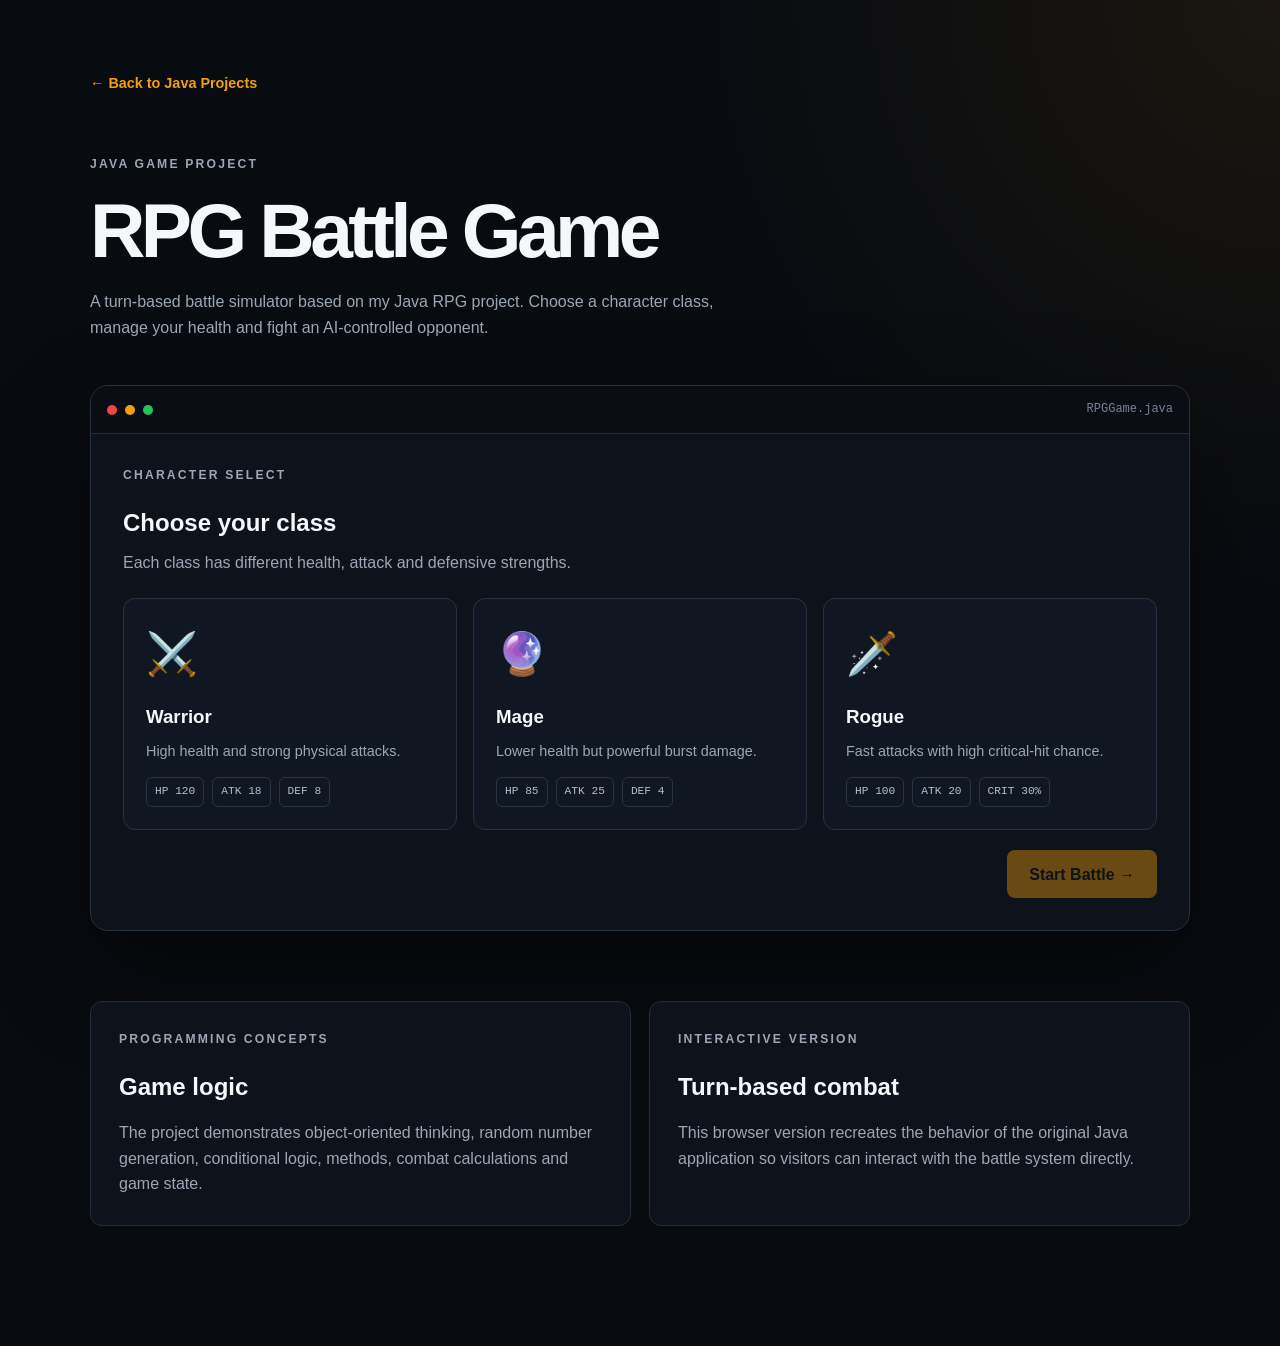
<file: projects/rpg-battle-game.html>
<!DOCTYPE html>
<html lang="en">

<head>
    <meta charset="UTF-8">

    <meta
        name="viewport"
        content="width=device-width, initial-scale=1.0"
    >

    <title>RPG Battle Game | Java Projects</title>

    <link
        rel="stylesheet"
        href="../main.css"
    >

    <style>

        .demo-page {
            width: min(calc(100% - 40px), 1100px);
            margin: 0 auto;
            padding: 70px 0 120px;
        }

        .back-link {
            display: inline-block;
            margin-bottom: 40px;
            color: #f59e0b;
            font-size: 0.9rem;
            font-weight: 700;
        }

        .project-intro {
            margin-bottom: 45px;
        }

        .project-intro h1 {
            font-size: clamp(2.5rem, 6vw, 4.8rem);
            line-height: 1;
            letter-spacing: -0.06em;
        }

        .project-intro p {
            max-width: 680px;
            margin-top: 20px;
            color: #9ca6b5;
        }

        .game-window {
            overflow: hidden;
            margin-top: 45px;
            border: 1px solid #293241;
            border-radius: 18px;
            background: #0e131b;
            box-shadow: 0 40px 100px rgba(0, 0, 0, 0.45);
        }

        .window-bar {
            height: 48px;
            display: flex;
            align-items: center;
            gap: 8px;
            padding: 0 16px;
            border-bottom: 1px solid #252d3a;
            background: #0a0e14;
        }

        .window-dot {
            width: 10px;
            height: 10px;
            border-radius: 50%;
        }

        .window-dot:nth-child(1) {
            background: #ef4444;
        }

        .window-dot:nth-child(2) {
            background: #f59e0b;
        }

        .window-dot:nth-child(3) {
            background: #22c55e;
        }

        .window-title {
            margin-left: auto;
            color: #778196;
            font-family: monospace;
            font-size: 0.75rem;
        }

        .game-content {
            padding: 32px;
        }

        .selection-title {
            margin-bottom: 22px;
        }

        .selection-title h2 {
            margin-bottom: 8px;
        }

        .selection-title p {
            color: #9ca6b5;
        }

        .class-grid {
            display: grid;
            grid-template-columns: repeat(3, 1fr);
            gap: 16px;
        }

        .class-card {
            padding: 22px;
            border: 1px solid #293241;
            border-radius: 12px;
            background: #111722;
            cursor: pointer;
            transition:
                transform 0.2s ease,
                border-color 0.2s ease,
                background 0.2s ease;
        }

        .class-card:hover {
            transform: translateY(-4px);
            border-color: #f59e0b;
        }

        .class-card.selected {
            border-color: #f59e0b;
            background: #171b22;
        }

        .class-icon {
            font-size: 2.6rem;
            margin-bottom: 15px;
        }

        .class-card h3 {
            margin-bottom: 8px;
        }

        .class-card p {
            color: #9ca6b5;
            font-size: 0.9rem;
        }

        .class-stats {
            display: flex;
            gap: 8px;
            margin-top: 14px;
            flex-wrap: wrap;
        }

        .class-stats span {
            padding: 5px 8px;
            border: 1px solid #2b3442;
            border-radius: 6px;
            color: #b5becc;
            font-family: monospace;
            font-size: 0.7rem;
        }

        .start-area {
            margin-top: 20px;
            display: flex;
            justify-content: flex-end;
        }

        .primary-button {
            min-height: 48px;
            padding: 0 22px;
            border: none;
            border-radius: 8px;
            background: #f59e0b;
            color: #111;
            cursor: pointer;
            font-weight: 800;
        }

        .primary-button:disabled {
            opacity: 0.4;
            cursor: not-allowed;
        }

        .battle-screen {
            display: none;
        }

        .battle-screen.active {
            display: block;
        }

        .character-selection.hidden {
            display: none;
        }

        .battle-arena {
            display: grid;
            grid-template-columns: 1fr 100px 1fr;
            gap: 20px;
            align-items: center;
        }

        .fighter {
            padding: 24px;
            border: 1px solid #293241;
            border-radius: 14px;
            background: #111722;
        }

        .fighter.enemy {
            text-align: right;
        }

        .fighter-icon {
            font-size: 4rem;
            margin-bottom: 15px;
        }

        .fighter-name {
            font-size: 1.3rem;
            font-weight: 800;
        }

        .fighter-subtitle {
            margin-top: 4px;
            color: #7f8998;
            font-size: 0.8rem;
        }

        .hp-row {
            display: flex;
            justify-content: space-between;
            margin-top: 20px;
            color: #9ca6b5;
            font-size: 0.8rem;
        }

        .fighter.enemy .hp-row {
            flex-direction: row-reverse;
        }

        .hp-bar {
            overflow: hidden;
            height: 10px;
            margin-top: 8px;
            border-radius: 999px;
            background: #252d3a;
        }

        .hp-fill {
            height: 100%;
            width: 100%;
            border-radius: inherit;
            background: #22c55e;
            transition: width 0.35s ease;
        }

        .versus {
            color: #f59e0b;
            text-align: center;
            font-size: 1.2rem;
            font-weight: 900;
        }

        .battle-controls {
            display: grid;
            grid-template-columns: repeat(3, 1fr);
            gap: 10px;
            margin-top: 24px;
        }

        .battle-button {
            min-height: 52px;
            border: 1px solid #303847;
            border-radius: 9px;
            background: #151b25;
            color: white;
            cursor: pointer;
            font-weight: 700;
            transition:
                transform 0.15s ease,
                border-color 0.15s ease;
        }

        .battle-button:hover:not(:disabled) {
            transform: translateY(-2px);
            border-color: #f59e0b;
        }

        .battle-button.attack {
            border: none;
            background: #f59e0b;
            color: #111;
        }

        .battle-button:disabled {
            opacity: 0.4;
            cursor: not-allowed;
        }

        .combat-log {
            margin-top: 24px;
            padding: 18px;
            min-height: 150px;
            max-height: 220px;
            overflow-y: auto;
            border: 1px solid #252d3a;
            border-radius: 10px;
            background: #090d13;
        }

        .combat-log h3 {
            margin-bottom: 14px;
            font-size: 0.9rem;
            color: #f59e0b;
        }

        .log-line {
            margin-bottom: 8px;
            color: #aeb7c5;
            font-family: monospace;
            font-size: 0.8rem;
        }

        .log-line.player {
            color: #93c5fd;
        }

        .log-line.enemy {
            color: #fca5a5;
        }

        .log-line.system {
            color: #facc15;
        }

        .result-panel {
            display: none;
            margin-top: 22px;
            padding: 24px;
            text-align: center;
            border: 1px solid #293241;
            border-radius: 12px;
            background: #111722;
        }

        .result-panel.active {
            display: block;
        }

        .result-panel h2 {
            margin-bottom: 8px;
        }

        .result-panel p {
            color: #9ca6b5;
            margin-bottom: 18px;
        }

        .project-details {
            display: grid;
            grid-template-columns: repeat(2, 1fr);
            gap: 18px;
            margin-top: 70px;
        }

        .info-card {
            padding: 28px;
            border: 1px solid #252d3a;
            border-radius: 12px;
            background: #0e131b;
        }

        .info-card h2 {
            margin-bottom: 14px;
        }

        .info-card p {
            color: #9ca6b5;
        }

        @keyframes shake {
            0% {
                transform: translateX(0);
            }

            25% {
                transform: translateX(-6px);
            }

            50% {
                transform: translateX(6px);
            }

            75% {
                transform: translateX(-4px);
            }

            100% {
                transform: translateX(0);
            }
        }

        .hit {
            animation: shake 0.28s ease;
        }

        @media (max-width: 760px) {

            .class-grid {
                grid-template-columns: 1fr;
            }

            .battle-arena {
                grid-template-columns: 1fr;
            }

            .versus {
                padding: 8px 0;
            }

            .fighter.enemy {
                text-align: left;
            }

            .fighter.enemy .hp-row {
                flex-direction: row;
            }

            .battle-controls {
                grid-template-columns: 1fr;
            }

            .project-details {
                grid-template-columns: 1fr;
            }

        }

    </style>
</head>

<body>

    <main class="demo-page">

        <a
            href="../index.html#projects"
            class="back-link"
        >
            ← Back to Java Projects
        </a>

        <section class="project-intro">

            <p class="eyebrow">
                JAVA GAME PROJECT
            </p>

            <h1>
                RPG Battle Game
            </h1>

            <p>
                A turn-based battle simulator based on my Java RPG project.
                Choose a character class, manage your health and fight
                an AI-controlled opponent.
            </p>

        </section>

        <section class="game-window">

            <div class="window-bar">

                <span class="window-dot"></span>
                <span class="window-dot"></span>
                <span class="window-dot"></span>

                <span class="window-title">
                    RPGGame.java
                </span>

            </div>

            <div class="game-content">

                <section
                    id="characterSelection"
                    class="character-selection"
                >

                    <div class="selection-title">

                        <p class="eyebrow">
                            CHARACTER SELECT
                        </p>

                        <h2>
                            Choose your class
                        </h2>

                        <p>
                            Each class has different health,
                            attack and defensive strengths.
                        </p>

                    </div>

                    <div class="class-grid">

                        <article
                            class="class-card"
                            data-class="warrior"
                        >

                            <div class="class-icon">
                                ⚔️
                            </div>

                            <h3>
                                Warrior
                            </h3>

                            <p>
                                High health and strong physical attacks.
                            </p>

                            <div class="class-stats">
                                <span>HP 120</span>
                                <span>ATK 18</span>
                                <span>DEF 8</span>
                            </div>

                        </article>

                        <article
                            class="class-card"
                            data-class="mage"
                        >

                            <div class="class-icon">
                                🔮
                            </div>

                            <h3>
                                Mage
                            </h3>

                            <p>
                                Lower health but powerful burst damage.
                            </p>

                            <div class="class-stats">
                                <span>HP 85</span>
                                <span>ATK 25</span>
                                <span>DEF 4</span>
                            </div>

                        </article>

                        <article
                            class="class-card"
                            data-class="rogue"
                        >

                            <div class="class-icon">
                                🗡️
                            </div>

                            <h3>
                                Rogue
                            </h3>

                            <p>
                                Fast attacks with high critical-hit chance.
                            </p>

                            <div class="class-stats">
                                <span>HP 100</span>
                                <span>ATK 20</span>
                                <span>CRIT 30%</span>
                            </div>

                        </article>

                    </div>

                    <div class="start-area">

                        <button
                            id="startButton"
                            class="primary-button"
                            disabled
                        >
                            Start Battle →
                        </button>

                    </div>

                </section>


                <section
                    id="battleScreen"
                    class="battle-screen"
                >

                    <div class="battle-arena">

                        <article
                            id="playerCard"
                            class="fighter"
                        >

                            <div
                                id="playerIcon"
                                class="fighter-icon"
                            >
                                ⚔️
                            </div>

                            <div
                                id="playerName"
                                class="fighter-name"
                            >
                                Warrior
                            </div>

                            <div class="fighter-subtitle">
                                PLAYER
                            </div>

                            <div class="hp-row">

                                <span>
                                    HP
                                </span>

                                <span id="playerHpText">
                                    120 / 120
                                </span>

                            </div>

                            <div class="hp-bar">

                                <div
                                    id="playerHpBar"
                                    class="hp-fill"
                                ></div>

                            </div>

                        </article>


                        <div class="versus">
                            VS
                        </div>


                        <article
                            id="enemyCard"
                            class="fighter enemy"
                        >

                            <div class="fighter-icon">
                                👹
                            </div>

                            <div class="fighter-name">
                                Shadow Beast
                            </div>

                            <div class="fighter-subtitle">
                                AI OPPONENT
                            </div>

                            <div class="hp-row">

                                <span>
                                    HP
                                </span>

                                <span id="enemyHpText">
                                    110 / 110
                                </span>

                            </div>

                            <div class="hp-bar">

                                <div
                                    id="enemyHpBar"
                                    class="hp-fill"
                                ></div>

                            </div>

                        </article>

                    </div>


                    <div class="battle-controls">

                        <button
                            id="attackButton"
                            class="battle-button attack"
                        >
                            ⚔ Attack
                        </button>

                        <button
                            id="specialButton"
                            class="battle-button"
                        >
                            ✦ Special
                        </button>

                        <button
                            id="healButton"
                            class="battle-button"
                        >
                            + Heal
                        </button>

                    </div>


                    <div class="combat-log">

                        <h3>
                            COMBAT LOG
                        </h3>

                        <div id="logContent"></div>

                    </div>


                    <div
                        id="resultPanel"
                        class="result-panel"
                    >

                        <h2 id="resultTitle">
                            Victory
                        </h2>

                        <p id="resultText">
                            You defeated the enemy.
                        </p>

                        <button
                            id="playAgainButton"
                            class="primary-button"
                        >
                            Play Again
                        </button>

                    </div>

                </section>

            </div>

        </section>


        <section class="project-details">

            <article class="info-card">

                <p class="eyebrow">
                    PROGRAMMING CONCEPTS
                </p>

                <h2>
                    Game logic
                </h2>

                <p>
                    The project demonstrates object-oriented thinking,
                    random number generation, conditional logic,
                    methods, combat calculations and game state.
                </p>

            </article>


            <article class="info-card">

                <p class="eyebrow">
                    INTERACTIVE VERSION
                </p>

                <h2>
                    Turn-based combat
                </h2>

                <p>
                    This browser version recreates the behavior of the
                    original Java application so visitors can interact
                    with the battle system directly.
                </p>

            </article>

        </section>

    </main>


    <script>

        const classes = {

            warrior: {
                name: "Warrior",
                icon: "⚔️",
                maxHp: 120,
                attack: 18,
                defense: 8,
                critChance: 0.12,
                specialName: "Power Strike",
                specialMultiplier: 1.8
            },

            mage: {
                name: "Mage",
                icon: "🔮",
                maxHp: 85,
                attack: 25,
                defense: 4,
                critChance: 0.15,
                specialName: "Arcane Blast",
                specialMultiplier: 2.1
            },

            rogue: {
                name: "Rogue",
                icon: "🗡️",
                maxHp: 100,
                attack: 20,
                defense: 5,
                critChance: 0.30,
                specialName: "Shadow Strike",
                specialMultiplier: 1.7
            }

        };


        const enemyTemplate = {
            name: "Shadow Beast",
            maxHp: 110,
            attack: 17,
            defense: 6
        };


        let selectedClass = null;

        let player = null;

        let enemy = null;

        let battleOver = false;

        let specialAvailable = true;

        let healAvailable = true;


        const characterSelection =
            document.getElementById(
                "characterSelection"
            );

        const battleScreen =
            document.getElementById(
                "battleScreen"
            );

        const startButton =
            document.getElementById(
                "startButton"
            );

        const playerName =
            document.getElementById(
                "playerName"
            );

        const playerIcon =
            document.getElementById(
                "playerIcon"
            );

        const playerHpText =
            document.getElementById(
                "playerHpText"
            );

        const enemyHpText =
            document.getElementById(
                "enemyHpText"
            );

        const playerHpBar =
            document.getElementById(
                "playerHpBar"
            );

        const enemyHpBar =
            document.getElementById(
                "enemyHpBar"
            );

        const playerCard =
            document.getElementById(
                "playerCard"
            );

        const enemyCard =
            document.getElementById(
                "enemyCard"
            );

        const attackButton =
            document.getElementById(
                "attackButton"
            );

        const specialButton =
            document.getElementById(
                "specialButton"
            );

        const healButton =
            document.getElementById(
                "healButton"
            );

        const logContent =
            document.getElementById(
                "logContent"
            );

        const resultPanel =
            document.getElementById(
                "resultPanel"
            );

        const resultTitle =
            document.getElementById(
                "resultTitle"
            );

        const resultText =
            document.getElementById(
                "resultText"
            );


        document
            .querySelectorAll(
                ".class-card"
            )
            .forEach(
                card => {

                    card.addEventListener(
                        "click",
                        () => {

                            document
                                .querySelectorAll(
                                    ".class-card"
                                )
                                .forEach(
                                    item =>
                                        item.classList.remove(
                                            "selected"
                                        )
                                );

                            card.classList.add(
                                "selected"
                            );

                            selectedClass =
                                card.dataset.class;

                            startButton.disabled =
                                false;

                        }
                    );

                }
            );


        startButton.addEventListener(
            "click",
            startBattle
        );


        attackButton.addEventListener(
            "click",
            () => {

                playerAttack(false);

            }
        );


        specialButton.addEventListener(
            "click",
            () => {

                if (
                    !specialAvailable ||
                    battleOver
                ) {
                    return;
                }

                specialAvailable =
                    false;

                specialButton.disabled =
                    true;

                playerAttack(true);

            }
        );


        healButton.addEventListener(
            "click",
            () => {

                if (
                    !healAvailable ||
                    battleOver
                ) {
                    return;
                }

                const healAmount =
                    randomBetween(
                        20,
                        32
                    );

                player.hp =
                    Math.min(
                        player.maxHp,
                        player.hp +
                        healAmount
                    );

                healAvailable =
                    false;

                healButton.disabled =
                    true;

                addLog(
                    `${player.name} restores ${healAmount} HP.`,
                    "player"
                );

                updateUI();

                disableActions();

                setTimeout(
                    enemyTurn,
                    600
                );

            }
        );


        document
            .getElementById(
                "playAgainButton"
            )
            .addEventListener(
                "click",
                resetGame
            );


        function startBattle() {

            const template =
                classes[
                    selectedClass
                ];

            player = {
                ...template,
                hp: template.maxHp
            };

            enemy = {
                ...enemyTemplate,
                hp: enemyTemplate.maxHp
            };

            battleOver = false;
            specialAvailable = true;
            healAvailable = true;

            playerName.textContent =
                player.name;

            playerIcon.textContent =
                player.icon;

            specialButton.textContent =
                `✦ ${player.specialName}`;

            specialButton.disabled =
                false;

            healButton.disabled =
                false;

            characterSelection.classList.add(
                "hidden"
            );

            battleScreen.classList.add(
                "active"
            );

            logContent.innerHTML = "";

            resultPanel.classList.remove(
                "active"
            );

            addLog(
                `${player.name} enters the arena.`,
                "system"
            );

            addLog(
                `${enemy.name} appears!`,
                "enemy"
            );

            enableActions();

            updateUI();

        }


        function playerAttack(
            special
        ) {

            if (battleOver) {
                return;
            }

            disableActions();

            let baseDamage =
                player.attack;

            if (special) {

                baseDamage *=
                    player.specialMultiplier;

            }

            const isCritical =
                Math.random() <
                player.critChance;

            if (isCritical) {

                baseDamage *= 1.5;

            }

            const damage =
                Math.max(
                    1,
                    Math.round(
                        baseDamage -
                        enemy.defense +
                        randomBetween(
                            -2,
                            4
                        )
                    )
                );

            enemy.hp =
                Math.max(
                    0,
                    enemy.hp -
                    damage
                );

            enemyCard.classList.add(
                "hit"
            );

            setTimeout(
                () =>
                    enemyCard.classList.remove(
                        "hit"
                    ),
                300
            );

            let message;

            if (special) {

                message =
                    `${player.name} uses ${player.specialName} for ${damage} damage!`;

            } else {

                message =
                    `${player.name} attacks for ${damage} damage.`;

            }

            if (isCritical) {

                message +=
                    " Critical hit!";

            }

            addLog(
                message,
                "player"
            );

            updateUI();

            if (enemy.hp <= 0) {

                finishBattle(
                    true
                );

                return;
            }

            setTimeout(
                enemyTurn,
                650
            );

        }


        function enemyTurn() {

            if (battleOver) {
                return;
            }

            const damage =
                Math.max(
                    1,
                    Math.round(
                        enemy.attack -
                        player.defense +
                        randomBetween(
                            -2,
                            5
                        )
                    )
                );

            player.hp =
                Math.max(
                    0,
                    player.hp -
                    damage
                );

            playerCard.classList.add(
                "hit"
            );

            setTimeout(
                () =>
                    playerCard.classList.remove(
                        "hit"
                    ),
                300
            );

            addLog(
                `${enemy.name} attacks for ${damage} damage.`,
                "enemy"
            );

            updateUI();

            if (player.hp <= 0) {

                finishBattle(
                    false
                );

                return;
            }

            enableActions();

        }


        function updateUI() {

            playerHpText.textContent =
                `${player.hp} / ${player.maxHp}`;

            enemyHpText.textContent =
                `${enemy.hp} / ${enemy.maxHp}`;

            const playerPercent =
                Math.max(
                    0,
                    (
                        player.hp /
                        player.maxHp
                    ) * 100
                );

            const enemyPercent =
                Math.max(
                    0,
                    (
                        enemy.hp /
                        enemy.maxHp
                    ) * 100
                );

            playerHpBar.style.width =
                `${playerPercent}%`;

            enemyHpBar.style.width =
                `${enemyPercent}%`;

            playerHpBar.style.background =
                healthColor(
                    playerPercent
                );

            enemyHpBar.style.background =
                healthColor(
                    enemyPercent
                );

        }


        function healthColor(
            percent
        ) {

            if (percent > 55) {
                return "#22c55e";
            }

            if (percent > 25) {
                return "#f59e0b";
            }

            return "#ef4444";

        }


        function addLog(
            message,
            type
        ) {

            const line =
                document.createElement(
                    "div"
                );

            line.className =
                `log-line ${type}`;

            line.textContent =
                `> ${message}`;

            logContent.appendChild(
                line
            );

            logContent.parentElement.scrollTop =
                logContent.parentElement.scrollHeight;

        }


        function disableActions() {

            attackButton.disabled =
                true;

            specialButton.disabled =
                true;

            healButton.disabled =
                true;

        }


        function enableActions() {

            if (battleOver) {
                return;
            }

            attackButton.disabled =
                false;

            specialButton.disabled =
                !specialAvailable;

            healButton.disabled =
                !healAvailable;

        }


        function finishBattle(
            playerWon
        ) {

            battleOver = true;

            disableActions();

            resultPanel.classList.add(
                "active"
            );

            if (playerWon) {

                resultTitle.textContent =
                    "Victory";

                resultText.textContent =
                    `${player.name} defeated the Shadow Beast.`;

                addLog(
                    "Enemy defeated. Victory!",
                    "system"
                );

            } else {

                resultTitle.textContent =
                    "Defeat";

                resultText.textContent =
                    "The Shadow Beast defeated you.";

                addLog(
                    "You were defeated.",
                    "system"
                );

            }

        }


        function resetGame() {

            selectedClass = null;

            battleScreen.classList.remove(
                "active"
            );

            characterSelection.classList.remove(
                "hidden"
            );

            document
                .querySelectorAll(
                    ".class-card"
                )
                .forEach(
                    card =>
                        card.classList.remove(
                            "selected"
                        )
                );

            startButton.disabled =
                true;

        }


        function randomBetween(
            min,
            max
        ) {

            return Math.floor(
                Math.random() *
                (
                    max -
                    min +
                    1
                )
            ) + min;

        }

    </script>

</body>

</html>
</file>
<file: main.css>
/* =========================================
   ROOT
========================================= */

:root {
    --background: #080b10;
    --surface: #0e131b;
    --surface-light: #151b25;

    --border: #252d3a;

    --text: #f5f7fa;
    --muted: #9ca6b5;

    --accent: #f59e0b;
    --accent-light: #fbbf24;

    --max-width: 1180px;
}


/* =========================================
   RESET
========================================= */

* {
    box-sizing: border-box;
    margin: 0;
    padding: 0;
}

html {
    scroll-behavior: smooth;
}

body {
    background:
        radial-gradient(
            circle at top right,
            rgba(245, 158, 11, 0.08),
            transparent 32%
        ),
        var(--background);

    color: var(--text);

    font-family:
        Inter,
        -apple-system,
        BlinkMacSystemFont,
        "Segoe UI",
        sans-serif;

    line-height: 1.6;
}

a {
    color: inherit;
    text-decoration: none;
}

button,
input {
    font: inherit;
}


/* =========================================
   HEADER
========================================= */

.site-header {
    width: min(
        calc(100% - 40px),
        var(--max-width)
    );

    margin: 0 auto;

    min-height: 82px;

    display: flex;
    justify-content: space-between;
    align-items: center;

    border-bottom: 1px solid var(--border);
}

.brand {
    font-size: 1.45rem;
    font-weight: 800;
    letter-spacing: -0.04em;
}

.brand span {
    color: var(--accent);
}

.navigation {
    display: flex;
    align-items: center;
    gap: 30px;
}

.navigation a {
    color: var(--muted);
    font-size: 0.9rem;
    transition: 0.2s ease;
}

.navigation a:hover {
    color: var(--text);
}


/* =========================================
   HERO
========================================= */

.hero {
    width: min(
        calc(100% - 40px),
        var(--max-width)
    );

    margin: 0 auto;

    min-height: 620px;

    display: grid;
    grid-template-columns:
        minmax(0, 1.15fr)
        minmax(360px, 0.85fr);

    align-items: center;
    gap: 80px;

    padding: 100px 0;
}

.eyebrow {
    color: var(--accent);

    font-size: 0.76rem;
    font-weight: 800;

    letter-spacing: 0.18em;

    margin-bottom: 18px;
}

.hero h1 {
    max-width: 760px;

    font-size: clamp(
        3rem,
        6vw,
        5.8rem
    );

    line-height: 0.98;
    letter-spacing: -0.065em;
}

.hero h1 span {
    color: var(--muted);
}

.hero-description {
    max-width: 650px;

    color: var(--muted);

    font-size: 1.06rem;

    margin-top: 30px;
}

.hero-actions {
    display: flex;
    flex-wrap: wrap;

    gap: 12px;

    margin-top: 34px;
}


/* =========================================
   BUTTONS
========================================= */

.button {
    min-height: 48px;

    display: inline-flex;
    align-items: center;
    justify-content: center;

    border-radius: 9px;

    padding: 0 22px;

    font-size: 0.9rem;
    font-weight: 700;

    transition:
        transform 0.2s ease,
        background 0.2s ease,
        border-color 0.2s ease;
}

.button:hover {
    transform: translateY(-2px);
}

.button.primary {
    background: var(--accent);
    color: #111;
}

.button.primary:hover {
    background: var(--accent-light);
}

.button.secondary {
    border: 1px solid var(--border);
    background: var(--surface);
}

.button.secondary:hover {
    border-color: #3b4657;
    background: var(--surface-light);
}


/* =========================================
   CODE CARD
========================================= */

.hero-code {
    overflow: hidden;

    border: 1px solid var(--border);
    border-radius: 16px;

    background: #090d13;

    box-shadow:
        0 30px 80px rgba(0, 0, 0, 0.35);
}

.code-header {
    min-height: 48px;

    display: flex;
    align-items: center;

    gap: 7px;

    padding: 0 16px;

    border-bottom: 1px solid var(--border);
}

.code-header span {
    width: 10px;
    height: 10px;

    border-radius: 50%;

    background: #394252;
}

.code-header span:first-child {
    background: #ef4444;
}

.code-header span:nth-child(2) {
    background: #f59e0b;
}

.code-header span:nth-child(3) {
    background: #22c55e;
}

.code-header p {
    margin-left: auto;

    color: #6f7b8c;

    font-family: monospace;
    font-size: 0.78rem;
}

.hero-code pre {
    overflow-x: auto;

    padding: 30px;

    color: #d4dae3;

    font-size: 0.88rem;
    line-height: 1.8;
}

.code-keyword {
    color: #c084fc;
}

.code-class {
    color: #60a5fa;
}

.code-string {
    color: #86efac;
}


/* =========================================
   STATS
========================================= */

.stats {
    width: min(
        calc(100% - 40px),
        var(--max-width)
    );

    margin: 0 auto;

    display: grid;
    grid-template-columns:
        repeat(4, 1fr);

    border-top: 1px solid var(--border);
    border-bottom: 1px solid var(--border);
}

.stat {
    padding: 30px 22px;
}

.stat:not(:last-child) {
    border-right: 1px solid var(--border);
}

.stat strong {
    display: block;

    font-size: 1.7rem;
    letter-spacing: -0.04em;
}

.stat span {
    color: var(--muted);
    font-size: 0.82rem;
}


/* =========================================
   SECTIONS
========================================= */

.projects-section,
.skills-section,
.cta {
    width: min(
        calc(100% - 40px),
        var(--max-width)
    );

    margin: 0 auto;

    padding: 120px 0;
}

.section-heading {
    display: flex;
    justify-content: space-between;
    align-items: flex-end;

    gap: 50px;

    margin-bottom: 48px;
}

.section-heading h2,
.cta h2 {
    font-size: clamp(
        2.2rem,
        4vw,
        4rem
    );

    line-height: 1;
    letter-spacing: -0.055em;
}

.section-heading > p {
    max-width: 520px;

    color: var(--muted);
}


/* =========================================
   PROJECT GRID
========================================= */

.project-grid {
    display: grid;

    grid-template-columns:
        repeat(2, minmax(0, 1fr));

    gap: 18px;
}

.project-card {
    min-height: 350px;

    display: flex;
    flex-direction: column;

    padding: 30px;

    border: 1px solid var(--border);
    border-radius: 14px;

    background:
        linear-gradient(
            145deg,
            rgba(255, 255, 255, 0.018),
            transparent
        ),
        var(--surface);

    transition:
        transform 0.25s ease,
        border-color 0.25s ease,
        background 0.25s ease;
}

.project-card:hover {
    transform: translateY(-4px);

    border-color: #3d4654;

    background: var(--surface-light);
}

.project-card.featured {
    border-color:
        rgba(245, 158, 11, 0.3);
}

.project-top {
    min-height: 29px;

    display: flex;
    justify-content: space-between;
    align-items: center;

    margin-bottom: 28px;
}

.project-number {
    color: #586273;

    font-size: 0.78rem;
    font-weight: 700;

    font-family: monospace;
}

.project-status {
    border:
        1px solid
        rgba(245, 158, 11, 0.3);

    border-radius: 999px;

    background:
        rgba(245, 158, 11, 0.08);

    color: var(--accent);

    padding: 4px 9px;

    font-size: 0.62rem;
    font-weight: 800;

    letter-spacing: 0.1em;
}

.project-status.muted {
    border-color: var(--border);

    background: transparent;

    color: var(--muted);
}

.project-card h3 {
    font-size: 1.45rem;
    letter-spacing: -0.035em;

    margin-bottom: 13px;
}

.project-card > p {
    max-width: 590px;

    color: var(--muted);

    font-size: 0.92rem;
}

.tags {
    display: flex;
    flex-wrap: wrap;

    gap: 7px;

    margin-top: 25px;
}

.tags span {
    border: 1px solid var(--border);
    border-radius: 6px;

    background: #0b0f15;

    color: #aeb6c2;

    padding: 5px 8px;

    font-family: monospace;
    font-size: 0.69rem;
}

.project-links {
    display: flex;
    gap: 22px;

    margin-top: auto;
    padding-top: 32px;
}

.project-links a {
    color: var(--accent);

    font-size: 0.82rem;
    font-weight: 700;

    transition: 0.2s ease;
}

.project-links a:hover {
    color: var(--accent-light);
}


/* =========================================
   SKILLS
========================================= */

.skills-section {
    border-top: 1px solid var(--border);
}

.skills-grid {
    display: grid;

    grid-template-columns:
        repeat(3, 1fr);

    gap: 16px;
}

.skill-card {
    padding: 28px;

    border: 1px solid var(--border);
    border-radius: 12px;

    background: var(--surface);
}

.skill-card > span {
    color: var(--accent);

    font-family: monospace;
    font-size: 0.72rem;
}

.skill-card h3 {
    margin: 18px 0 10px;

    font-size: 1.05rem;
}

.skill-card p {
    color: var(--muted);

    font-size: 0.86rem;
}


/* =========================================
   CTA
========================================= */

.cta {
    border-top: 1px solid var(--border);

    text-align: center;
}

.cta .eyebrow {
    text-align: center;
}

.cta h2 {
    max-width: 780px;

    margin: 0 auto;
}

.cta > p:not(.eyebrow) {
    max-width: 650px;

    margin: 25px auto 0;

    color: var(--muted);
}

.cta .hero-actions {
    justify-content: center;
}


/* =========================================
   FOOTER
========================================= */

footer {
    width: min(
        calc(100% - 40px),
        var(--max-width)
    );

    margin: 0 auto;

    min-height: 100px;

    display: flex;
    justify-content: space-between;
    align-items: center;

    border-top: 1px solid var(--border);

    color: #667080;

    font-size: 0.8rem;
}


/* =========================================
   RESPONSIVE
========================================= */

@media (
    max-width: 900px
) {

    .hero {
        grid-template-columns: 1fr;

        gap: 50px;

        padding: 80px 0;
    }

    .hero-code {
        max-width: 650px;
    }

    .skills-grid {
        grid-template-columns:
            repeat(2, 1fr);
    }

    .section-heading {
        align-items: flex-start;
        flex-direction: column;
    }

}


@media (
    max-width: 700px
) {

    .site-header {
        min-height: 72px;
    }

    .navigation {
        gap: 16px;
    }

    .navigation a:nth-child(2),
    .navigation a:nth-child(3) {
        display: none;
    }

    .hero {
        min-height: auto;

        padding: 70px 0;
    }

    .hero h1 {
        font-size: 3.1rem;
    }

    .stats {
        grid-template-columns:
            repeat(2, 1fr);
    }

    .stat {
        border-bottom:
            1px solid
            var(--border);
    }

    .stat:nth-child(2) {
        border-right: 0;
    }

    .project-grid,
    .skills-grid {
        grid-template-columns: 1fr;
    }

    .projects-section,
    .skills-section,
    .cta {
        padding: 85px 0;
    }

}


@media (
    max-width: 480px
) {

    .site-header,
    .hero,
    .stats,
    .projects-section,
    .skills-section,
    .cta,
    footer {
        width: min(
            calc(100% - 28px),
            var(--max-width)
        );
    }

    .hero h1 {
        font-size: 2.65rem;
    }

    .hero-actions {
        flex-direction: column;
    }

    .button {
        width: 100%;
    }

    .project-card {
        padding: 24px;
    }

    footer {
        flex-direction: column;
        justify-content: center;

        gap: 6px;
    }

}
</file>
